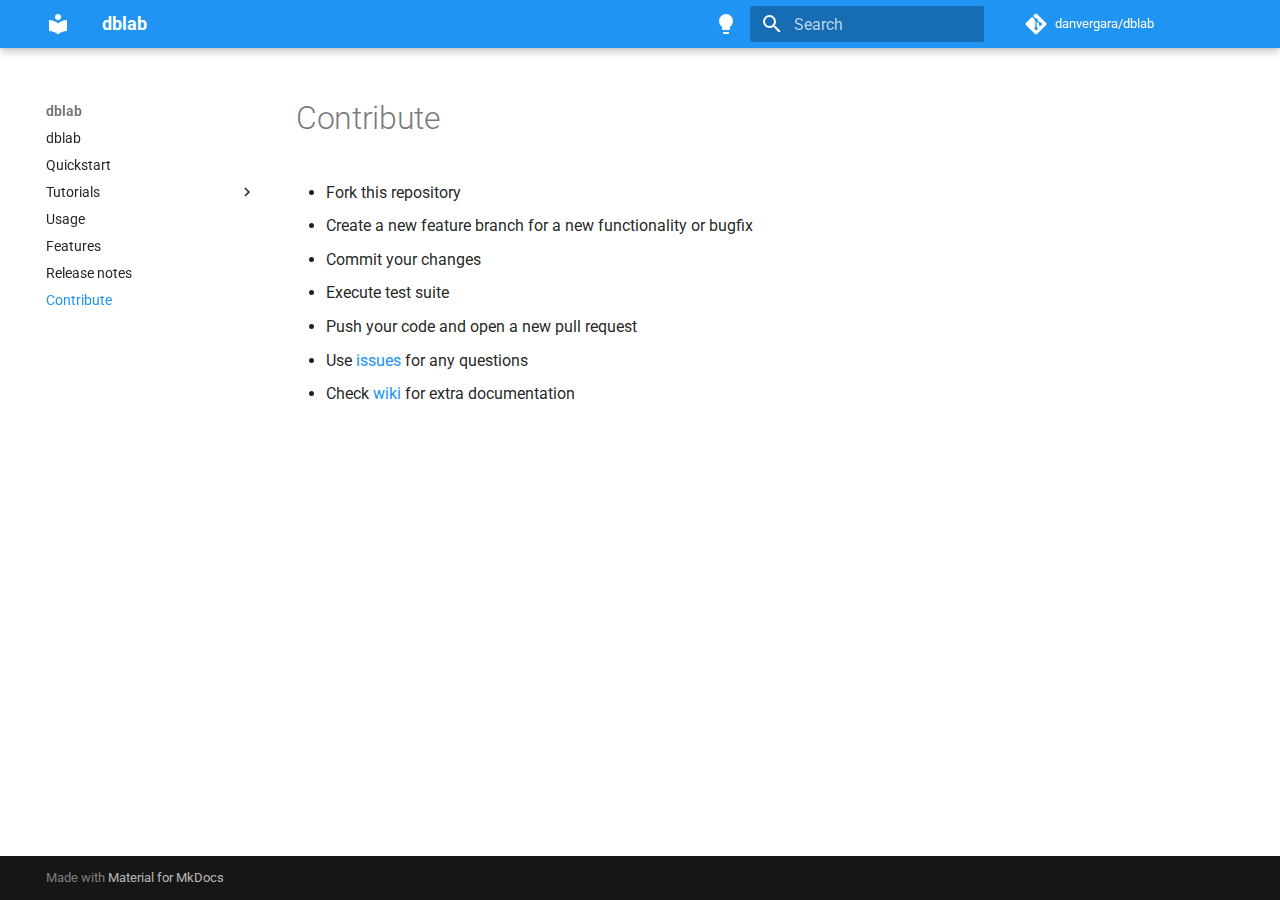
<file: contribute/index.html>
<!doctype html>
<html lang="en" class="no-js">
  <head>
    
      <meta charset="utf-8">
      <meta name="viewport" content="width=device-width,initial-scale=1">
      
        <meta name="description" content="dblab is a fast and lightweight interactive terminal based UI application for PostgreSQL, MySQL and SQLite3, written in Go and works on OSX, Linux and Windows machines.">
      
      
      
        <link rel="canonical" href="https://dblab.danvergara.com/contribute/">
      
      
        <link rel="prev" href="../release-notes/">
      
      
      
      <link rel="icon" href="../assets/images/favicon.png">
      <meta name="generator" content="mkdocs-1.6.1, mkdocs-material-9.6.12">
    
    
      
        <title>Contribute - dblab</title>
      
    
    
      <link rel="stylesheet" href="../assets/stylesheets/main.2afb09e1.min.css">
      
        
        <link rel="stylesheet" href="../assets/stylesheets/palette.06af60db.min.css">
      
      


    
    
      
    
    
      
        
        
        <link rel="preconnect" href="https://fonts.gstatic.com" crossorigin>
        <link rel="stylesheet" href="https://fonts.googleapis.com/css?family=Roboto:300,300i,400,400i,700,700i%7CRoboto+Mono:400,400i,700,700i&display=fallback">
        <style>:root{--md-text-font:"Roboto";--md-code-font:"Roboto Mono"}</style>
      
    
    
      <link rel="stylesheet" href="../css/extra.css">
    
      <link rel="stylesheet" href="../termynal.css">
    
    <script>__md_scope=new URL("..",location),__md_hash=e=>[...e].reduce(((e,_)=>(e<<5)-e+_.charCodeAt(0)),0),__md_get=(e,_=localStorage,t=__md_scope)=>JSON.parse(_.getItem(t.pathname+"."+e)),__md_set=(e,_,t=localStorage,a=__md_scope)=>{try{t.setItem(a.pathname+"."+e,JSON.stringify(_))}catch(e){}}</script>
    
      

    
    
    
  </head>
  
  
    
    
      
    
    
    
    
    <body dir="ltr" data-md-color-scheme="default" data-md-color-primary="blue" data-md-color-accent="teal">
  
    
    <input class="md-toggle" data-md-toggle="drawer" type="checkbox" id="__drawer" autocomplete="off">
    <input class="md-toggle" data-md-toggle="search" type="checkbox" id="__search" autocomplete="off">
    <label class="md-overlay" for="__drawer"></label>
    <div data-md-component="skip">
      
    </div>
    <div data-md-component="announce">
      
    </div>
    
    
      

  

<header class="md-header md-header--shadow" data-md-component="header">
  <nav class="md-header__inner md-grid" aria-label="Header">
    <a href=".." title="dblab" class="md-header__button md-logo" aria-label="dblab" data-md-component="logo">
      
  
  <svg xmlns="http://www.w3.org/2000/svg" viewBox="0 0 24 24"><path d="M12 8a3 3 0 0 0 3-3 3 3 0 0 0-3-3 3 3 0 0 0-3 3 3 3 0 0 0 3 3m0 3.54C9.64 9.35 6.5 8 3 8v11c3.5 0 6.64 1.35 9 3.54 2.36-2.19 5.5-3.54 9-3.54V8c-3.5 0-6.64 1.35-9 3.54"/></svg>

    </a>
    <label class="md-header__button md-icon" for="__drawer">
      
      <svg xmlns="http://www.w3.org/2000/svg" viewBox="0 0 24 24"><path d="M3 6h18v2H3zm0 5h18v2H3zm0 5h18v2H3z"/></svg>
    </label>
    <div class="md-header__title" data-md-component="header-title">
      <div class="md-header__ellipsis">
        <div class="md-header__topic">
          <span class="md-ellipsis">
            dblab
          </span>
        </div>
        <div class="md-header__topic" data-md-component="header-topic">
          <span class="md-ellipsis">
            
              Contribute
            
          </span>
        </div>
      </div>
    </div>
    
      
        <form class="md-header__option" data-md-component="palette">
  
    
    
    
    <input class="md-option" data-md-color-media="(prefers-color-scheme: light)" data-md-color-scheme="default" data-md-color-primary="blue" data-md-color-accent="teal"  aria-label="Switch to light mode"  type="radio" name="__palette" id="__palette_0">
    
      <label class="md-header__button md-icon" title="Switch to light mode" for="__palette_1" hidden>
        <svg xmlns="http://www.w3.org/2000/svg" viewBox="0 0 24 24"><path d="M12 2a7 7 0 0 0-7 7c0 2.38 1.19 4.47 3 5.74V17a1 1 0 0 0 1 1h6a1 1 0 0 0 1-1v-2.26c1.81-1.27 3-3.36 3-5.74a7 7 0 0 0-7-7M9 21a1 1 0 0 0 1 1h4a1 1 0 0 0 1-1v-1H9z"/></svg>
      </label>
    
  
    
    
    
    <input class="md-option" data-md-color-media="(prefers-color-scheme: dark)" data-md-color-scheme="slate" data-md-color-primary="blue" data-md-color-accent="teal"  aria-label="Switch to dark mode"  type="radio" name="__palette" id="__palette_1">
    
      <label class="md-header__button md-icon" title="Switch to dark mode" for="__palette_0" hidden>
        <svg xmlns="http://www.w3.org/2000/svg" viewBox="0 0 24 24"><path d="M12 2a7 7 0 0 1 7 7c0 2.38-1.19 4.47-3 5.74V17a1 1 0 0 1-1 1H9a1 1 0 0 1-1-1v-2.26C6.19 13.47 5 11.38 5 9a7 7 0 0 1 7-7M9 21v-1h6v1a1 1 0 0 1-1 1h-4a1 1 0 0 1-1-1m3-17a5 5 0 0 0-5 5c0 2.05 1.23 3.81 3 4.58V16h4v-2.42c1.77-.77 3-2.53 3-4.58a5 5 0 0 0-5-5"/></svg>
      </label>
    
  
</form>
      
    
    
      <script>var palette=__md_get("__palette");if(palette&&palette.color){if("(prefers-color-scheme)"===palette.color.media){var media=matchMedia("(prefers-color-scheme: light)"),input=document.querySelector(media.matches?"[data-md-color-media='(prefers-color-scheme: light)']":"[data-md-color-media='(prefers-color-scheme: dark)']");palette.color.media=input.getAttribute("data-md-color-media"),palette.color.scheme=input.getAttribute("data-md-color-scheme"),palette.color.primary=input.getAttribute("data-md-color-primary"),palette.color.accent=input.getAttribute("data-md-color-accent")}for(var[key,value]of Object.entries(palette.color))document.body.setAttribute("data-md-color-"+key,value)}</script>
    
    
    
      
      
        <label class="md-header__button md-icon" for="__search">
          
          <svg xmlns="http://www.w3.org/2000/svg" viewBox="0 0 24 24"><path d="M9.5 3A6.5 6.5 0 0 1 16 9.5c0 1.61-.59 3.09-1.56 4.23l.27.27h.79l5 5-1.5 1.5-5-5v-.79l-.27-.27A6.52 6.52 0 0 1 9.5 16 6.5 6.5 0 0 1 3 9.5 6.5 6.5 0 0 1 9.5 3m0 2C7 5 5 7 5 9.5S7 14 9.5 14 14 12 14 9.5 12 5 9.5 5"/></svg>
        </label>
        <div class="md-search" data-md-component="search" role="dialog">
  <label class="md-search__overlay" for="__search"></label>
  <div class="md-search__inner" role="search">
    <form class="md-search__form" name="search">
      <input type="text" class="md-search__input" name="query" aria-label="Search" placeholder="Search" autocapitalize="off" autocorrect="off" autocomplete="off" spellcheck="false" data-md-component="search-query" required>
      <label class="md-search__icon md-icon" for="__search">
        
        <svg xmlns="http://www.w3.org/2000/svg" viewBox="0 0 24 24"><path d="M9.5 3A6.5 6.5 0 0 1 16 9.5c0 1.61-.59 3.09-1.56 4.23l.27.27h.79l5 5-1.5 1.5-5-5v-.79l-.27-.27A6.52 6.52 0 0 1 9.5 16 6.5 6.5 0 0 1 3 9.5 6.5 6.5 0 0 1 9.5 3m0 2C7 5 5 7 5 9.5S7 14 9.5 14 14 12 14 9.5 12 5 9.5 5"/></svg>
        
        <svg xmlns="http://www.w3.org/2000/svg" viewBox="0 0 24 24"><path d="M20 11v2H8l5.5 5.5-1.42 1.42L4.16 12l7.92-7.92L13.5 5.5 8 11z"/></svg>
      </label>
      <nav class="md-search__options" aria-label="Search">
        
        <button type="reset" class="md-search__icon md-icon" title="Clear" aria-label="Clear" tabindex="-1">
          
          <svg xmlns="http://www.w3.org/2000/svg" viewBox="0 0 24 24"><path d="M19 6.41 17.59 5 12 10.59 6.41 5 5 6.41 10.59 12 5 17.59 6.41 19 12 13.41 17.59 19 19 17.59 13.41 12z"/></svg>
        </button>
      </nav>
      
    </form>
    <div class="md-search__output">
      <div class="md-search__scrollwrap" tabindex="0" data-md-scrollfix>
        <div class="md-search-result" data-md-component="search-result">
          <div class="md-search-result__meta">
            Initializing search
          </div>
          <ol class="md-search-result__list" role="presentation"></ol>
        </div>
      </div>
    </div>
  </div>
</div>
      
    
    
      <div class="md-header__source">
        <a href="https://github.com/danvergara/dblab" title="Go to repository" class="md-source" data-md-component="source">
  <div class="md-source__icon md-icon">
    
    <svg xmlns="http://www.w3.org/2000/svg" viewBox="0 0 448 512"><!--! Font Awesome Free 6.7.2 by @fontawesome - https://fontawesome.com License - https://fontawesome.com/license/free (Icons: CC BY 4.0, Fonts: SIL OFL 1.1, Code: MIT License) Copyright 2024 Fonticons, Inc.--><path d="M439.55 236.05 244 40.45a28.87 28.87 0 0 0-40.81 0l-40.66 40.63 51.52 51.52c27.06-9.14 52.68 16.77 43.39 43.68l49.66 49.66c34.23-11.8 61.18 31 35.47 56.69-26.49 26.49-70.21-2.87-56-37.34L240.22 199v121.85c25.3 12.54 22.26 41.85 9.08 55a34.34 34.34 0 0 1-48.55 0c-17.57-17.6-11.07-46.91 11.25-56v-123c-20.8-8.51-24.6-30.74-18.64-45L142.57 101 8.45 235.14a28.86 28.86 0 0 0 0 40.81l195.61 195.6a28.86 28.86 0 0 0 40.8 0l194.69-194.69a28.86 28.86 0 0 0 0-40.81"/></svg>
  </div>
  <div class="md-source__repository">
    danvergara/dblab
  </div>
</a>
      </div>
    
  </nav>
  
</header>
    
    <div class="md-container" data-md-component="container">
      
      
        
          
        
      
      <main class="md-main" data-md-component="main">
        <div class="md-main__inner md-grid">
          
            
              
              <div class="md-sidebar md-sidebar--primary" data-md-component="sidebar" data-md-type="navigation" >
                <div class="md-sidebar__scrollwrap">
                  <div class="md-sidebar__inner">
                    



<nav class="md-nav md-nav--primary" aria-label="Navigation" data-md-level="0">
  <label class="md-nav__title" for="__drawer">
    <a href=".." title="dblab" class="md-nav__button md-logo" aria-label="dblab" data-md-component="logo">
      
  
  <svg xmlns="http://www.w3.org/2000/svg" viewBox="0 0 24 24"><path d="M12 8a3 3 0 0 0 3-3 3 3 0 0 0-3-3 3 3 0 0 0-3 3 3 3 0 0 0 3 3m0 3.54C9.64 9.35 6.5 8 3 8v11c3.5 0 6.64 1.35 9 3.54 2.36-2.19 5.5-3.54 9-3.54V8c-3.5 0-6.64 1.35-9 3.54"/></svg>

    </a>
    dblab
  </label>
  
    <div class="md-nav__source">
      <a href="https://github.com/danvergara/dblab" title="Go to repository" class="md-source" data-md-component="source">
  <div class="md-source__icon md-icon">
    
    <svg xmlns="http://www.w3.org/2000/svg" viewBox="0 0 448 512"><!--! Font Awesome Free 6.7.2 by @fontawesome - https://fontawesome.com License - https://fontawesome.com/license/free (Icons: CC BY 4.0, Fonts: SIL OFL 1.1, Code: MIT License) Copyright 2024 Fonticons, Inc.--><path d="M439.55 236.05 244 40.45a28.87 28.87 0 0 0-40.81 0l-40.66 40.63 51.52 51.52c27.06-9.14 52.68 16.77 43.39 43.68l49.66 49.66c34.23-11.8 61.18 31 35.47 56.69-26.49 26.49-70.21-2.87-56-37.34L240.22 199v121.85c25.3 12.54 22.26 41.85 9.08 55a34.34 34.34 0 0 1-48.55 0c-17.57-17.6-11.07-46.91 11.25-56v-123c-20.8-8.51-24.6-30.74-18.64-45L142.57 101 8.45 235.14a28.86 28.86 0 0 0 0 40.81l195.61 195.6a28.86 28.86 0 0 0 40.8 0l194.69-194.69a28.86 28.86 0 0 0 0-40.81"/></svg>
  </div>
  <div class="md-source__repository">
    danvergara/dblab
  </div>
</a>
    </div>
  
  <ul class="md-nav__list" data-md-scrollfix>
    
      
      
  
  
  
  
    <li class="md-nav__item">
      <a href=".." class="md-nav__link">
        
  
  
  <span class="md-ellipsis">
    dblab
    
  </span>
  

      </a>
    </li>
  

    
      
      
  
  
  
  
    <li class="md-nav__item">
      <a href="../quickstart/" class="md-nav__link">
        
  
  
  <span class="md-ellipsis">
    Quickstart
    
  </span>
  

      </a>
    </li>
  

    
      
      
  
  
  
  
    
    
    
    
    
    <li class="md-nav__item md-nav__item--nested">
      
        
        
        <input class="md-nav__toggle md-toggle " type="checkbox" id="__nav_3" >
        
          
          <label class="md-nav__link" for="__nav_3" id="__nav_3_label" tabindex="0">
            
  
  
  <span class="md-ellipsis">
    Tutorials
    
  </span>
  

            <span class="md-nav__icon md-icon"></span>
          </label>
        
        <nav class="md-nav" data-md-level="1" aria-labelledby="__nav_3_label" aria-expanded="false">
          <label class="md-nav__title" for="__nav_3">
            <span class="md-nav__icon md-icon"></span>
            Tutorials
          </label>
          <ul class="md-nav__list" data-md-scrollfix>
            
              
                
  
  
  
  
    <li class="md-nav__item">
      <a href="../tutorials/" class="md-nav__link">
        
  
  
  <span class="md-ellipsis">
    First steps
    
  </span>
  

      </a>
    </li>
  

              
            
              
                
  
  
  
  
    <li class="md-nav__item">
      <a href="../tutorials/navigation/" class="md-nav__link">
        
  
  
  <span class="md-ellipsis">
    Navigation
    
  </span>
  

      </a>
    </li>
  

              
            
              
                
  
  
  
  
    <li class="md-nav__item">
      <a href="../tutorials/config-file/" class="md-nav__link">
        
  
  
  <span class="md-ellipsis">
    Config File
    
  </span>
  

      </a>
    </li>
  

              
            
          </ul>
        </nav>
      
    </li>
  

    
      
      
  
  
  
  
    <li class="md-nav__item">
      <a href="../usage/" class="md-nav__link">
        
  
  
  <span class="md-ellipsis">
    Usage
    
  </span>
  

      </a>
    </li>
  

    
      
      
  
  
  
  
    <li class="md-nav__item">
      <a href="../features/" class="md-nav__link">
        
  
  
  <span class="md-ellipsis">
    Features
    
  </span>
  

      </a>
    </li>
  

    
      
      
  
  
  
  
    <li class="md-nav__item">
      <a href="../release-notes/" class="md-nav__link">
        
  
  
  <span class="md-ellipsis">
    Release notes
    
  </span>
  

      </a>
    </li>
  

    
      
      
  
  
    
  
  
  
    <li class="md-nav__item md-nav__item--active">
      
      <input class="md-nav__toggle md-toggle" type="checkbox" id="__toc">
      
      
      
      <a href="./" class="md-nav__link md-nav__link--active">
        
  
  
  <span class="md-ellipsis">
    Contribute
    
  </span>
  

      </a>
      
    </li>
  

    
  </ul>
</nav>
                  </div>
                </div>
              </div>
            
            
              
              <div class="md-sidebar md-sidebar--secondary" data-md-component="sidebar" data-md-type="toc" >
                <div class="md-sidebar__scrollwrap">
                  <div class="md-sidebar__inner">
                    

<nav class="md-nav md-nav--secondary" aria-label="Table of contents">
  
  
  
  
</nav>
                  </div>
                </div>
              </div>
            
          
          
            <div class="md-content" data-md-component="content">
              <article class="md-content__inner md-typeset">
                
                  



  <h1>Contribute</h1>

<ul>
<li>Fork this repository</li>
<li>Create a new feature branch for a new functionality or bugfix</li>
<li>Commit your changes</li>
<li>Execute test suite</li>
<li>Push your code and open a new pull request</li>
<li>Use <a href="https://github.com/danvergara/dblab/issues">issues</a> for any questions</li>
<li>Check <a href="https://github.com/danvergara/dblab/wiki">wiki</a> for extra documentation</li>
</ul>












                
              </article>
            </div>
          
          
<script>var target=document.getElementById(location.hash.slice(1));target&&target.name&&(target.checked=target.name.startsWith("__tabbed_"))</script>
        </div>
        
      </main>
      
        <footer class="md-footer">
  
  <div class="md-footer-meta md-typeset">
    <div class="md-footer-meta__inner md-grid">
      <div class="md-copyright">
  
  
    Made with
    <a href="https://squidfunk.github.io/mkdocs-material/" target="_blank" rel="noopener">
      Material for MkDocs
    </a>
  
</div>
      
    </div>
  </div>
</footer>
      
    </div>
    <div class="md-dialog" data-md-component="dialog">
      <div class="md-dialog__inner md-typeset"></div>
    </div>
    
    
    
      
      <script id="__config" type="application/json">{"base": "..", "features": [], "search": "../assets/javascripts/workers/search.f8cc74c7.min.js", "tags": null, "translations": {"clipboard.copied": "Copied to clipboard", "clipboard.copy": "Copy to clipboard", "search.result.more.one": "1 more on this page", "search.result.more.other": "# more on this page", "search.result.none": "No matching documents", "search.result.one": "1 matching document", "search.result.other": "# matching documents", "search.result.placeholder": "Type to start searching", "search.result.term.missing": "Missing", "select.version": "Select version"}, "version": null}</script>
    
    
      <script src="../assets/javascripts/bundle.c8b220af.min.js"></script>
      
        <script src="../termynal.js"></script>
      
    
  </body>
</html>
</file>
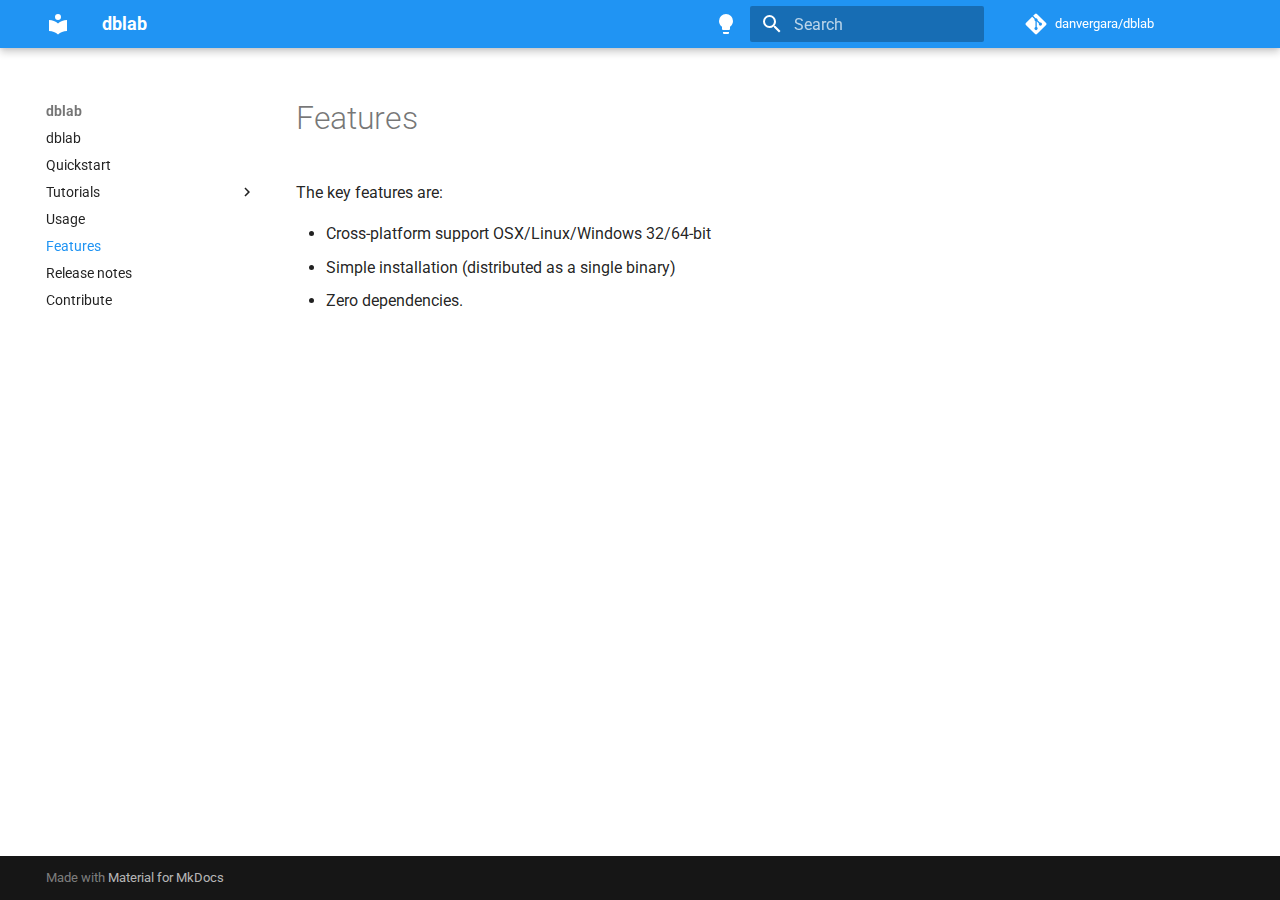
<file: features/index.html>
<!doctype html>
<html lang="en" class="no-js">
  <head>
    
      <meta charset="utf-8">
      <meta name="viewport" content="width=device-width,initial-scale=1">
      
        <meta name="description" content="dblab is a fast and lightweight interactive terminal based UI application for PostgreSQL, MySQL and SQLite3, written in Go and works on OSX, Linux and Windows machines.">
      
      
      
        <link rel="canonical" href="https://dblab.danvergara.com/features/">
      
      
        <link rel="prev" href="../usage/">
      
      
        <link rel="next" href="../release-notes/">
      
      
      <link rel="icon" href="../assets/images/favicon.png">
      <meta name="generator" content="mkdocs-1.6.1, mkdocs-material-9.6.12">
    
    
      
        <title>Features - dblab</title>
      
    
    
      <link rel="stylesheet" href="../assets/stylesheets/main.2afb09e1.min.css">
      
        
        <link rel="stylesheet" href="../assets/stylesheets/palette.06af60db.min.css">
      
      


    
    
      
    
    
      
        
        
        <link rel="preconnect" href="https://fonts.gstatic.com" crossorigin>
        <link rel="stylesheet" href="https://fonts.googleapis.com/css?family=Roboto:300,300i,400,400i,700,700i%7CRoboto+Mono:400,400i,700,700i&display=fallback">
        <style>:root{--md-text-font:"Roboto";--md-code-font:"Roboto Mono"}</style>
      
    
    
      <link rel="stylesheet" href="../css/extra.css">
    
      <link rel="stylesheet" href="../termynal.css">
    
    <script>__md_scope=new URL("..",location),__md_hash=e=>[...e].reduce(((e,_)=>(e<<5)-e+_.charCodeAt(0)),0),__md_get=(e,_=localStorage,t=__md_scope)=>JSON.parse(_.getItem(t.pathname+"."+e)),__md_set=(e,_,t=localStorage,a=__md_scope)=>{try{t.setItem(a.pathname+"."+e,JSON.stringify(_))}catch(e){}}</script>
    
      

    
    
    
  </head>
  
  
    
    
      
    
    
    
    
    <body dir="ltr" data-md-color-scheme="default" data-md-color-primary="blue" data-md-color-accent="teal">
  
    
    <input class="md-toggle" data-md-toggle="drawer" type="checkbox" id="__drawer" autocomplete="off">
    <input class="md-toggle" data-md-toggle="search" type="checkbox" id="__search" autocomplete="off">
    <label class="md-overlay" for="__drawer"></label>
    <div data-md-component="skip">
      
    </div>
    <div data-md-component="announce">
      
    </div>
    
    
      

  

<header class="md-header md-header--shadow" data-md-component="header">
  <nav class="md-header__inner md-grid" aria-label="Header">
    <a href=".." title="dblab" class="md-header__button md-logo" aria-label="dblab" data-md-component="logo">
      
  
  <svg xmlns="http://www.w3.org/2000/svg" viewBox="0 0 24 24"><path d="M12 8a3 3 0 0 0 3-3 3 3 0 0 0-3-3 3 3 0 0 0-3 3 3 3 0 0 0 3 3m0 3.54C9.64 9.35 6.5 8 3 8v11c3.5 0 6.64 1.35 9 3.54 2.36-2.19 5.5-3.54 9-3.54V8c-3.5 0-6.64 1.35-9 3.54"/></svg>

    </a>
    <label class="md-header__button md-icon" for="__drawer">
      
      <svg xmlns="http://www.w3.org/2000/svg" viewBox="0 0 24 24"><path d="M3 6h18v2H3zm0 5h18v2H3zm0 5h18v2H3z"/></svg>
    </label>
    <div class="md-header__title" data-md-component="header-title">
      <div class="md-header__ellipsis">
        <div class="md-header__topic">
          <span class="md-ellipsis">
            dblab
          </span>
        </div>
        <div class="md-header__topic" data-md-component="header-topic">
          <span class="md-ellipsis">
            
              Features
            
          </span>
        </div>
      </div>
    </div>
    
      
        <form class="md-header__option" data-md-component="palette">
  
    
    
    
    <input class="md-option" data-md-color-media="(prefers-color-scheme: light)" data-md-color-scheme="default" data-md-color-primary="blue" data-md-color-accent="teal"  aria-label="Switch to light mode"  type="radio" name="__palette" id="__palette_0">
    
      <label class="md-header__button md-icon" title="Switch to light mode" for="__palette_1" hidden>
        <svg xmlns="http://www.w3.org/2000/svg" viewBox="0 0 24 24"><path d="M12 2a7 7 0 0 0-7 7c0 2.38 1.19 4.47 3 5.74V17a1 1 0 0 0 1 1h6a1 1 0 0 0 1-1v-2.26c1.81-1.27 3-3.36 3-5.74a7 7 0 0 0-7-7M9 21a1 1 0 0 0 1 1h4a1 1 0 0 0 1-1v-1H9z"/></svg>
      </label>
    
  
    
    
    
    <input class="md-option" data-md-color-media="(prefers-color-scheme: dark)" data-md-color-scheme="slate" data-md-color-primary="blue" data-md-color-accent="teal"  aria-label="Switch to dark mode"  type="radio" name="__palette" id="__palette_1">
    
      <label class="md-header__button md-icon" title="Switch to dark mode" for="__palette_0" hidden>
        <svg xmlns="http://www.w3.org/2000/svg" viewBox="0 0 24 24"><path d="M12 2a7 7 0 0 1 7 7c0 2.38-1.19 4.47-3 5.74V17a1 1 0 0 1-1 1H9a1 1 0 0 1-1-1v-2.26C6.19 13.47 5 11.38 5 9a7 7 0 0 1 7-7M9 21v-1h6v1a1 1 0 0 1-1 1h-4a1 1 0 0 1-1-1m3-17a5 5 0 0 0-5 5c0 2.05 1.23 3.81 3 4.58V16h4v-2.42c1.77-.77 3-2.53 3-4.58a5 5 0 0 0-5-5"/></svg>
      </label>
    
  
</form>
      
    
    
      <script>var palette=__md_get("__palette");if(palette&&palette.color){if("(prefers-color-scheme)"===palette.color.media){var media=matchMedia("(prefers-color-scheme: light)"),input=document.querySelector(media.matches?"[data-md-color-media='(prefers-color-scheme: light)']":"[data-md-color-media='(prefers-color-scheme: dark)']");palette.color.media=input.getAttribute("data-md-color-media"),palette.color.scheme=input.getAttribute("data-md-color-scheme"),palette.color.primary=input.getAttribute("data-md-color-primary"),palette.color.accent=input.getAttribute("data-md-color-accent")}for(var[key,value]of Object.entries(palette.color))document.body.setAttribute("data-md-color-"+key,value)}</script>
    
    
    
      
      
        <label class="md-header__button md-icon" for="__search">
          
          <svg xmlns="http://www.w3.org/2000/svg" viewBox="0 0 24 24"><path d="M9.5 3A6.5 6.5 0 0 1 16 9.5c0 1.61-.59 3.09-1.56 4.23l.27.27h.79l5 5-1.5 1.5-5-5v-.79l-.27-.27A6.52 6.52 0 0 1 9.5 16 6.5 6.5 0 0 1 3 9.5 6.5 6.5 0 0 1 9.5 3m0 2C7 5 5 7 5 9.5S7 14 9.5 14 14 12 14 9.5 12 5 9.5 5"/></svg>
        </label>
        <div class="md-search" data-md-component="search" role="dialog">
  <label class="md-search__overlay" for="__search"></label>
  <div class="md-search__inner" role="search">
    <form class="md-search__form" name="search">
      <input type="text" class="md-search__input" name="query" aria-label="Search" placeholder="Search" autocapitalize="off" autocorrect="off" autocomplete="off" spellcheck="false" data-md-component="search-query" required>
      <label class="md-search__icon md-icon" for="__search">
        
        <svg xmlns="http://www.w3.org/2000/svg" viewBox="0 0 24 24"><path d="M9.5 3A6.5 6.5 0 0 1 16 9.5c0 1.61-.59 3.09-1.56 4.23l.27.27h.79l5 5-1.5 1.5-5-5v-.79l-.27-.27A6.52 6.52 0 0 1 9.5 16 6.5 6.5 0 0 1 3 9.5 6.5 6.5 0 0 1 9.5 3m0 2C7 5 5 7 5 9.5S7 14 9.5 14 14 12 14 9.5 12 5 9.5 5"/></svg>
        
        <svg xmlns="http://www.w3.org/2000/svg" viewBox="0 0 24 24"><path d="M20 11v2H8l5.5 5.5-1.42 1.42L4.16 12l7.92-7.92L13.5 5.5 8 11z"/></svg>
      </label>
      <nav class="md-search__options" aria-label="Search">
        
        <button type="reset" class="md-search__icon md-icon" title="Clear" aria-label="Clear" tabindex="-1">
          
          <svg xmlns="http://www.w3.org/2000/svg" viewBox="0 0 24 24"><path d="M19 6.41 17.59 5 12 10.59 6.41 5 5 6.41 10.59 12 5 17.59 6.41 19 12 13.41 17.59 19 19 17.59 13.41 12z"/></svg>
        </button>
      </nav>
      
    </form>
    <div class="md-search__output">
      <div class="md-search__scrollwrap" tabindex="0" data-md-scrollfix>
        <div class="md-search-result" data-md-component="search-result">
          <div class="md-search-result__meta">
            Initializing search
          </div>
          <ol class="md-search-result__list" role="presentation"></ol>
        </div>
      </div>
    </div>
  </div>
</div>
      
    
    
      <div class="md-header__source">
        <a href="https://github.com/danvergara/dblab" title="Go to repository" class="md-source" data-md-component="source">
  <div class="md-source__icon md-icon">
    
    <svg xmlns="http://www.w3.org/2000/svg" viewBox="0 0 448 512"><!--! Font Awesome Free 6.7.2 by @fontawesome - https://fontawesome.com License - https://fontawesome.com/license/free (Icons: CC BY 4.0, Fonts: SIL OFL 1.1, Code: MIT License) Copyright 2024 Fonticons, Inc.--><path d="M439.55 236.05 244 40.45a28.87 28.87 0 0 0-40.81 0l-40.66 40.63 51.52 51.52c27.06-9.14 52.68 16.77 43.39 43.68l49.66 49.66c34.23-11.8 61.18 31 35.47 56.69-26.49 26.49-70.21-2.87-56-37.34L240.22 199v121.85c25.3 12.54 22.26 41.85 9.08 55a34.34 34.34 0 0 1-48.55 0c-17.57-17.6-11.07-46.91 11.25-56v-123c-20.8-8.51-24.6-30.74-18.64-45L142.57 101 8.45 235.14a28.86 28.86 0 0 0 0 40.81l195.61 195.6a28.86 28.86 0 0 0 40.8 0l194.69-194.69a28.86 28.86 0 0 0 0-40.81"/></svg>
  </div>
  <div class="md-source__repository">
    danvergara/dblab
  </div>
</a>
      </div>
    
  </nav>
  
</header>
    
    <div class="md-container" data-md-component="container">
      
      
        
          
        
      
      <main class="md-main" data-md-component="main">
        <div class="md-main__inner md-grid">
          
            
              
              <div class="md-sidebar md-sidebar--primary" data-md-component="sidebar" data-md-type="navigation" >
                <div class="md-sidebar__scrollwrap">
                  <div class="md-sidebar__inner">
                    



<nav class="md-nav md-nav--primary" aria-label="Navigation" data-md-level="0">
  <label class="md-nav__title" for="__drawer">
    <a href=".." title="dblab" class="md-nav__button md-logo" aria-label="dblab" data-md-component="logo">
      
  
  <svg xmlns="http://www.w3.org/2000/svg" viewBox="0 0 24 24"><path d="M12 8a3 3 0 0 0 3-3 3 3 0 0 0-3-3 3 3 0 0 0-3 3 3 3 0 0 0 3 3m0 3.54C9.64 9.35 6.5 8 3 8v11c3.5 0 6.64 1.35 9 3.54 2.36-2.19 5.5-3.54 9-3.54V8c-3.5 0-6.64 1.35-9 3.54"/></svg>

    </a>
    dblab
  </label>
  
    <div class="md-nav__source">
      <a href="https://github.com/danvergara/dblab" title="Go to repository" class="md-source" data-md-component="source">
  <div class="md-source__icon md-icon">
    
    <svg xmlns="http://www.w3.org/2000/svg" viewBox="0 0 448 512"><!--! Font Awesome Free 6.7.2 by @fontawesome - https://fontawesome.com License - https://fontawesome.com/license/free (Icons: CC BY 4.0, Fonts: SIL OFL 1.1, Code: MIT License) Copyright 2024 Fonticons, Inc.--><path d="M439.55 236.05 244 40.45a28.87 28.87 0 0 0-40.81 0l-40.66 40.63 51.52 51.52c27.06-9.14 52.68 16.77 43.39 43.68l49.66 49.66c34.23-11.8 61.18 31 35.47 56.69-26.49 26.49-70.21-2.87-56-37.34L240.22 199v121.85c25.3 12.54 22.26 41.85 9.08 55a34.34 34.34 0 0 1-48.55 0c-17.57-17.6-11.07-46.91 11.25-56v-123c-20.8-8.51-24.6-30.74-18.64-45L142.57 101 8.45 235.14a28.86 28.86 0 0 0 0 40.81l195.61 195.6a28.86 28.86 0 0 0 40.8 0l194.69-194.69a28.86 28.86 0 0 0 0-40.81"/></svg>
  </div>
  <div class="md-source__repository">
    danvergara/dblab
  </div>
</a>
    </div>
  
  <ul class="md-nav__list" data-md-scrollfix>
    
      
      
  
  
  
  
    <li class="md-nav__item">
      <a href=".." class="md-nav__link">
        
  
  
  <span class="md-ellipsis">
    dblab
    
  </span>
  

      </a>
    </li>
  

    
      
      
  
  
  
  
    <li class="md-nav__item">
      <a href="../quickstart/" class="md-nav__link">
        
  
  
  <span class="md-ellipsis">
    Quickstart
    
  </span>
  

      </a>
    </li>
  

    
      
      
  
  
  
  
    
    
    
    
    
    <li class="md-nav__item md-nav__item--nested">
      
        
        
        <input class="md-nav__toggle md-toggle " type="checkbox" id="__nav_3" >
        
          
          <label class="md-nav__link" for="__nav_3" id="__nav_3_label" tabindex="0">
            
  
  
  <span class="md-ellipsis">
    Tutorials
    
  </span>
  

            <span class="md-nav__icon md-icon"></span>
          </label>
        
        <nav class="md-nav" data-md-level="1" aria-labelledby="__nav_3_label" aria-expanded="false">
          <label class="md-nav__title" for="__nav_3">
            <span class="md-nav__icon md-icon"></span>
            Tutorials
          </label>
          <ul class="md-nav__list" data-md-scrollfix>
            
              
                
  
  
  
  
    <li class="md-nav__item">
      <a href="../tutorials/" class="md-nav__link">
        
  
  
  <span class="md-ellipsis">
    First steps
    
  </span>
  

      </a>
    </li>
  

              
            
              
                
  
  
  
  
    <li class="md-nav__item">
      <a href="../tutorials/navigation/" class="md-nav__link">
        
  
  
  <span class="md-ellipsis">
    Navigation
    
  </span>
  

      </a>
    </li>
  

              
            
              
                
  
  
  
  
    <li class="md-nav__item">
      <a href="../tutorials/config-file/" class="md-nav__link">
        
  
  
  <span class="md-ellipsis">
    Config File
    
  </span>
  

      </a>
    </li>
  

              
            
          </ul>
        </nav>
      
    </li>
  

    
      
      
  
  
  
  
    <li class="md-nav__item">
      <a href="../usage/" class="md-nav__link">
        
  
  
  <span class="md-ellipsis">
    Usage
    
  </span>
  

      </a>
    </li>
  

    
      
      
  
  
    
  
  
  
    <li class="md-nav__item md-nav__item--active">
      
      <input class="md-nav__toggle md-toggle" type="checkbox" id="__toc">
      
      
      
      <a href="./" class="md-nav__link md-nav__link--active">
        
  
  
  <span class="md-ellipsis">
    Features
    
  </span>
  

      </a>
      
    </li>
  

    
      
      
  
  
  
  
    <li class="md-nav__item">
      <a href="../release-notes/" class="md-nav__link">
        
  
  
  <span class="md-ellipsis">
    Release notes
    
  </span>
  

      </a>
    </li>
  

    
      
      
  
  
  
  
    <li class="md-nav__item">
      <a href="../contribute/" class="md-nav__link">
        
  
  
  <span class="md-ellipsis">
    Contribute
    
  </span>
  

      </a>
    </li>
  

    
  </ul>
</nav>
                  </div>
                </div>
              </div>
            
            
              
              <div class="md-sidebar md-sidebar--secondary" data-md-component="sidebar" data-md-type="toc" >
                <div class="md-sidebar__scrollwrap">
                  <div class="md-sidebar__inner">
                    

<nav class="md-nav md-nav--secondary" aria-label="Table of contents">
  
  
  
  
</nav>
                  </div>
                </div>
              </div>
            
          
          
            <div class="md-content" data-md-component="content">
              <article class="md-content__inner md-typeset">
                
                  



  <h1>Features</h1>

<p>The key features are:</p>
<ul>
<li>Cross-platform support OSX/Linux/Windows 32/64-bit  </li>
<li>Simple installation (distributed as a single binary)  </li>
<li>Zero dependencies.  </li>
</ul>












                
              </article>
            </div>
          
          
<script>var target=document.getElementById(location.hash.slice(1));target&&target.name&&(target.checked=target.name.startsWith("__tabbed_"))</script>
        </div>
        
      </main>
      
        <footer class="md-footer">
  
  <div class="md-footer-meta md-typeset">
    <div class="md-footer-meta__inner md-grid">
      <div class="md-copyright">
  
  
    Made with
    <a href="https://squidfunk.github.io/mkdocs-material/" target="_blank" rel="noopener">
      Material for MkDocs
    </a>
  
</div>
      
    </div>
  </div>
</footer>
      
    </div>
    <div class="md-dialog" data-md-component="dialog">
      <div class="md-dialog__inner md-typeset"></div>
    </div>
    
    
    
      
      <script id="__config" type="application/json">{"base": "..", "features": [], "search": "../assets/javascripts/workers/search.f8cc74c7.min.js", "tags": null, "translations": {"clipboard.copied": "Copied to clipboard", "clipboard.copy": "Copy to clipboard", "search.result.more.one": "1 more on this page", "search.result.more.other": "# more on this page", "search.result.none": "No matching documents", "search.result.one": "1 matching document", "search.result.other": "# matching documents", "search.result.placeholder": "Type to start searching", "search.result.term.missing": "Missing", "select.version": "Select version"}, "version": null}</script>
    
    
      <script src="../assets/javascripts/bundle.c8b220af.min.js"></script>
      
        <script src="../termynal.js"></script>
      
    
  </body>
</html>
</file>
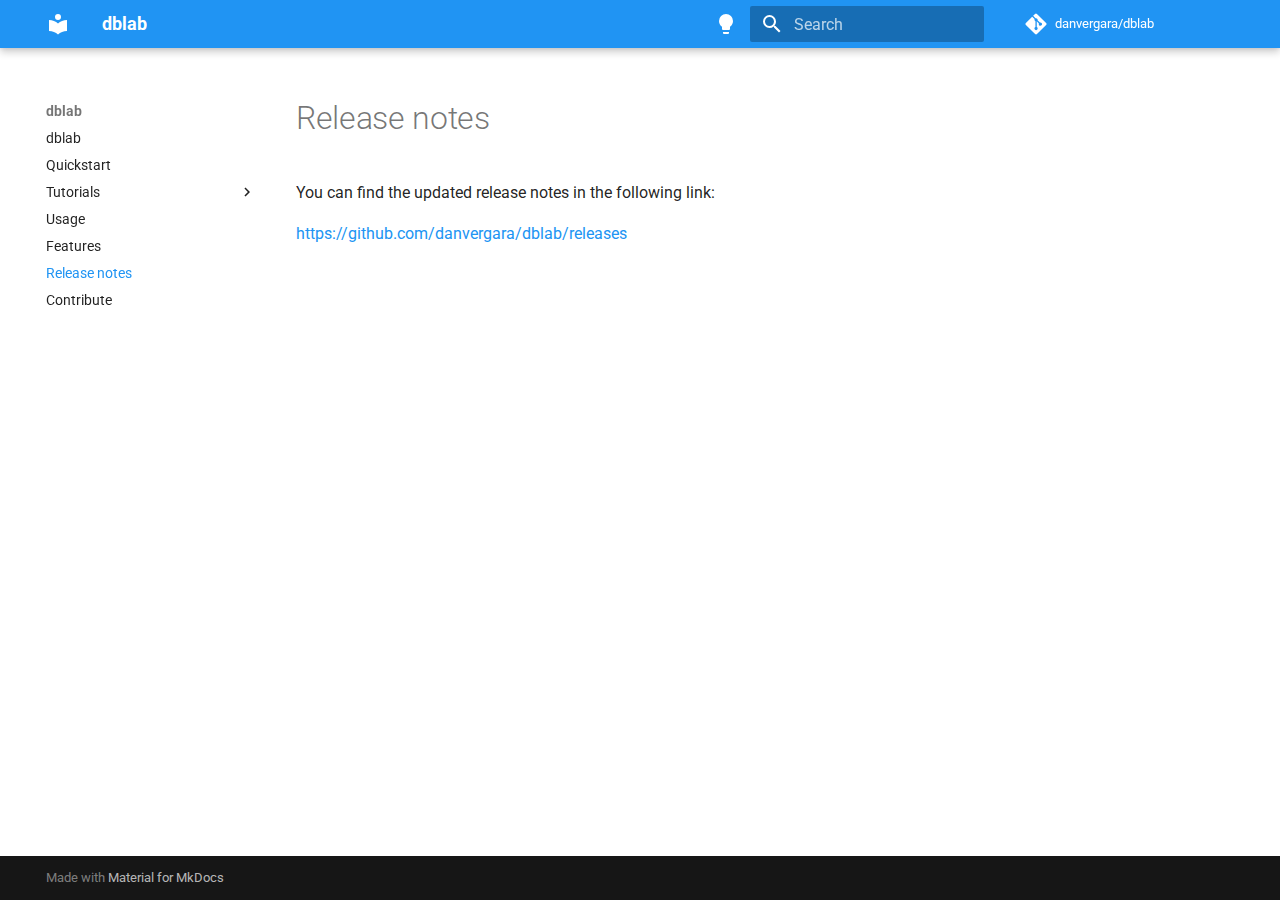
<file: release-notes/index.html>
<!doctype html>
<html lang="en" class="no-js">
  <head>
    
      <meta charset="utf-8">
      <meta name="viewport" content="width=device-width,initial-scale=1">
      
        <meta name="description" content="dblab is a fast and lightweight interactive terminal based UI application for PostgreSQL, MySQL and SQLite3, written in Go and works on OSX, Linux and Windows machines.">
      
      
      
        <link rel="canonical" href="https://dblab.danvergara.com/release-notes/">
      
      
        <link rel="prev" href="../features/">
      
      
        <link rel="next" href="../contribute/">
      
      
      <link rel="icon" href="../assets/images/favicon.png">
      <meta name="generator" content="mkdocs-1.6.1, mkdocs-material-9.6.12">
    
    
      
        <title>Release notes - dblab</title>
      
    
    
      <link rel="stylesheet" href="../assets/stylesheets/main.2afb09e1.min.css">
      
        
        <link rel="stylesheet" href="../assets/stylesheets/palette.06af60db.min.css">
      
      


    
    
      
    
    
      
        
        
        <link rel="preconnect" href="https://fonts.gstatic.com" crossorigin>
        <link rel="stylesheet" href="https://fonts.googleapis.com/css?family=Roboto:300,300i,400,400i,700,700i%7CRoboto+Mono:400,400i,700,700i&display=fallback">
        <style>:root{--md-text-font:"Roboto";--md-code-font:"Roboto Mono"}</style>
      
    
    
      <link rel="stylesheet" href="../css/extra.css">
    
      <link rel="stylesheet" href="../termynal.css">
    
    <script>__md_scope=new URL("..",location),__md_hash=e=>[...e].reduce(((e,_)=>(e<<5)-e+_.charCodeAt(0)),0),__md_get=(e,_=localStorage,t=__md_scope)=>JSON.parse(_.getItem(t.pathname+"."+e)),__md_set=(e,_,t=localStorage,a=__md_scope)=>{try{t.setItem(a.pathname+"."+e,JSON.stringify(_))}catch(e){}}</script>
    
      

    
    
    
  </head>
  
  
    
    
      
    
    
    
    
    <body dir="ltr" data-md-color-scheme="default" data-md-color-primary="blue" data-md-color-accent="teal">
  
    
    <input class="md-toggle" data-md-toggle="drawer" type="checkbox" id="__drawer" autocomplete="off">
    <input class="md-toggle" data-md-toggle="search" type="checkbox" id="__search" autocomplete="off">
    <label class="md-overlay" for="__drawer"></label>
    <div data-md-component="skip">
      
    </div>
    <div data-md-component="announce">
      
    </div>
    
    
      

  

<header class="md-header md-header--shadow" data-md-component="header">
  <nav class="md-header__inner md-grid" aria-label="Header">
    <a href=".." title="dblab" class="md-header__button md-logo" aria-label="dblab" data-md-component="logo">
      
  
  <svg xmlns="http://www.w3.org/2000/svg" viewBox="0 0 24 24"><path d="M12 8a3 3 0 0 0 3-3 3 3 0 0 0-3-3 3 3 0 0 0-3 3 3 3 0 0 0 3 3m0 3.54C9.64 9.35 6.5 8 3 8v11c3.5 0 6.64 1.35 9 3.54 2.36-2.19 5.5-3.54 9-3.54V8c-3.5 0-6.64 1.35-9 3.54"/></svg>

    </a>
    <label class="md-header__button md-icon" for="__drawer">
      
      <svg xmlns="http://www.w3.org/2000/svg" viewBox="0 0 24 24"><path d="M3 6h18v2H3zm0 5h18v2H3zm0 5h18v2H3z"/></svg>
    </label>
    <div class="md-header__title" data-md-component="header-title">
      <div class="md-header__ellipsis">
        <div class="md-header__topic">
          <span class="md-ellipsis">
            dblab
          </span>
        </div>
        <div class="md-header__topic" data-md-component="header-topic">
          <span class="md-ellipsis">
            
              Release notes
            
          </span>
        </div>
      </div>
    </div>
    
      
        <form class="md-header__option" data-md-component="palette">
  
    
    
    
    <input class="md-option" data-md-color-media="(prefers-color-scheme: light)" data-md-color-scheme="default" data-md-color-primary="blue" data-md-color-accent="teal"  aria-label="Switch to light mode"  type="radio" name="__palette" id="__palette_0">
    
      <label class="md-header__button md-icon" title="Switch to light mode" for="__palette_1" hidden>
        <svg xmlns="http://www.w3.org/2000/svg" viewBox="0 0 24 24"><path d="M12 2a7 7 0 0 0-7 7c0 2.38 1.19 4.47 3 5.74V17a1 1 0 0 0 1 1h6a1 1 0 0 0 1-1v-2.26c1.81-1.27 3-3.36 3-5.74a7 7 0 0 0-7-7M9 21a1 1 0 0 0 1 1h4a1 1 0 0 0 1-1v-1H9z"/></svg>
      </label>
    
  
    
    
    
    <input class="md-option" data-md-color-media="(prefers-color-scheme: dark)" data-md-color-scheme="slate" data-md-color-primary="blue" data-md-color-accent="teal"  aria-label="Switch to dark mode"  type="radio" name="__palette" id="__palette_1">
    
      <label class="md-header__button md-icon" title="Switch to dark mode" for="__palette_0" hidden>
        <svg xmlns="http://www.w3.org/2000/svg" viewBox="0 0 24 24"><path d="M12 2a7 7 0 0 1 7 7c0 2.38-1.19 4.47-3 5.74V17a1 1 0 0 1-1 1H9a1 1 0 0 1-1-1v-2.26C6.19 13.47 5 11.38 5 9a7 7 0 0 1 7-7M9 21v-1h6v1a1 1 0 0 1-1 1h-4a1 1 0 0 1-1-1m3-17a5 5 0 0 0-5 5c0 2.05 1.23 3.81 3 4.58V16h4v-2.42c1.77-.77 3-2.53 3-4.58a5 5 0 0 0-5-5"/></svg>
      </label>
    
  
</form>
      
    
    
      <script>var palette=__md_get("__palette");if(palette&&palette.color){if("(prefers-color-scheme)"===palette.color.media){var media=matchMedia("(prefers-color-scheme: light)"),input=document.querySelector(media.matches?"[data-md-color-media='(prefers-color-scheme: light)']":"[data-md-color-media='(prefers-color-scheme: dark)']");palette.color.media=input.getAttribute("data-md-color-media"),palette.color.scheme=input.getAttribute("data-md-color-scheme"),palette.color.primary=input.getAttribute("data-md-color-primary"),palette.color.accent=input.getAttribute("data-md-color-accent")}for(var[key,value]of Object.entries(palette.color))document.body.setAttribute("data-md-color-"+key,value)}</script>
    
    
    
      
      
        <label class="md-header__button md-icon" for="__search">
          
          <svg xmlns="http://www.w3.org/2000/svg" viewBox="0 0 24 24"><path d="M9.5 3A6.5 6.5 0 0 1 16 9.5c0 1.61-.59 3.09-1.56 4.23l.27.27h.79l5 5-1.5 1.5-5-5v-.79l-.27-.27A6.52 6.52 0 0 1 9.5 16 6.5 6.5 0 0 1 3 9.5 6.5 6.5 0 0 1 9.5 3m0 2C7 5 5 7 5 9.5S7 14 9.5 14 14 12 14 9.5 12 5 9.5 5"/></svg>
        </label>
        <div class="md-search" data-md-component="search" role="dialog">
  <label class="md-search__overlay" for="__search"></label>
  <div class="md-search__inner" role="search">
    <form class="md-search__form" name="search">
      <input type="text" class="md-search__input" name="query" aria-label="Search" placeholder="Search" autocapitalize="off" autocorrect="off" autocomplete="off" spellcheck="false" data-md-component="search-query" required>
      <label class="md-search__icon md-icon" for="__search">
        
        <svg xmlns="http://www.w3.org/2000/svg" viewBox="0 0 24 24"><path d="M9.5 3A6.5 6.5 0 0 1 16 9.5c0 1.61-.59 3.09-1.56 4.23l.27.27h.79l5 5-1.5 1.5-5-5v-.79l-.27-.27A6.52 6.52 0 0 1 9.5 16 6.5 6.5 0 0 1 3 9.5 6.5 6.5 0 0 1 9.5 3m0 2C7 5 5 7 5 9.5S7 14 9.5 14 14 12 14 9.5 12 5 9.5 5"/></svg>
        
        <svg xmlns="http://www.w3.org/2000/svg" viewBox="0 0 24 24"><path d="M20 11v2H8l5.5 5.5-1.42 1.42L4.16 12l7.92-7.92L13.5 5.5 8 11z"/></svg>
      </label>
      <nav class="md-search__options" aria-label="Search">
        
        <button type="reset" class="md-search__icon md-icon" title="Clear" aria-label="Clear" tabindex="-1">
          
          <svg xmlns="http://www.w3.org/2000/svg" viewBox="0 0 24 24"><path d="M19 6.41 17.59 5 12 10.59 6.41 5 5 6.41 10.59 12 5 17.59 6.41 19 12 13.41 17.59 19 19 17.59 13.41 12z"/></svg>
        </button>
      </nav>
      
    </form>
    <div class="md-search__output">
      <div class="md-search__scrollwrap" tabindex="0" data-md-scrollfix>
        <div class="md-search-result" data-md-component="search-result">
          <div class="md-search-result__meta">
            Initializing search
          </div>
          <ol class="md-search-result__list" role="presentation"></ol>
        </div>
      </div>
    </div>
  </div>
</div>
      
    
    
      <div class="md-header__source">
        <a href="https://github.com/danvergara/dblab" title="Go to repository" class="md-source" data-md-component="source">
  <div class="md-source__icon md-icon">
    
    <svg xmlns="http://www.w3.org/2000/svg" viewBox="0 0 448 512"><!--! Font Awesome Free 6.7.2 by @fontawesome - https://fontawesome.com License - https://fontawesome.com/license/free (Icons: CC BY 4.0, Fonts: SIL OFL 1.1, Code: MIT License) Copyright 2024 Fonticons, Inc.--><path d="M439.55 236.05 244 40.45a28.87 28.87 0 0 0-40.81 0l-40.66 40.63 51.52 51.52c27.06-9.14 52.68 16.77 43.39 43.68l49.66 49.66c34.23-11.8 61.18 31 35.47 56.69-26.49 26.49-70.21-2.87-56-37.34L240.22 199v121.85c25.3 12.54 22.26 41.85 9.08 55a34.34 34.34 0 0 1-48.55 0c-17.57-17.6-11.07-46.91 11.25-56v-123c-20.8-8.51-24.6-30.74-18.64-45L142.57 101 8.45 235.14a28.86 28.86 0 0 0 0 40.81l195.61 195.6a28.86 28.86 0 0 0 40.8 0l194.69-194.69a28.86 28.86 0 0 0 0-40.81"/></svg>
  </div>
  <div class="md-source__repository">
    danvergara/dblab
  </div>
</a>
      </div>
    
  </nav>
  
</header>
    
    <div class="md-container" data-md-component="container">
      
      
        
          
        
      
      <main class="md-main" data-md-component="main">
        <div class="md-main__inner md-grid">
          
            
              
              <div class="md-sidebar md-sidebar--primary" data-md-component="sidebar" data-md-type="navigation" >
                <div class="md-sidebar__scrollwrap">
                  <div class="md-sidebar__inner">
                    



<nav class="md-nav md-nav--primary" aria-label="Navigation" data-md-level="0">
  <label class="md-nav__title" for="__drawer">
    <a href=".." title="dblab" class="md-nav__button md-logo" aria-label="dblab" data-md-component="logo">
      
  
  <svg xmlns="http://www.w3.org/2000/svg" viewBox="0 0 24 24"><path d="M12 8a3 3 0 0 0 3-3 3 3 0 0 0-3-3 3 3 0 0 0-3 3 3 3 0 0 0 3 3m0 3.54C9.64 9.35 6.5 8 3 8v11c3.5 0 6.64 1.35 9 3.54 2.36-2.19 5.5-3.54 9-3.54V8c-3.5 0-6.64 1.35-9 3.54"/></svg>

    </a>
    dblab
  </label>
  
    <div class="md-nav__source">
      <a href="https://github.com/danvergara/dblab" title="Go to repository" class="md-source" data-md-component="source">
  <div class="md-source__icon md-icon">
    
    <svg xmlns="http://www.w3.org/2000/svg" viewBox="0 0 448 512"><!--! Font Awesome Free 6.7.2 by @fontawesome - https://fontawesome.com License - https://fontawesome.com/license/free (Icons: CC BY 4.0, Fonts: SIL OFL 1.1, Code: MIT License) Copyright 2024 Fonticons, Inc.--><path d="M439.55 236.05 244 40.45a28.87 28.87 0 0 0-40.81 0l-40.66 40.63 51.52 51.52c27.06-9.14 52.68 16.77 43.39 43.68l49.66 49.66c34.23-11.8 61.18 31 35.47 56.69-26.49 26.49-70.21-2.87-56-37.34L240.22 199v121.85c25.3 12.54 22.26 41.85 9.08 55a34.34 34.34 0 0 1-48.55 0c-17.57-17.6-11.07-46.91 11.25-56v-123c-20.8-8.51-24.6-30.74-18.64-45L142.57 101 8.45 235.14a28.86 28.86 0 0 0 0 40.81l195.61 195.6a28.86 28.86 0 0 0 40.8 0l194.69-194.69a28.86 28.86 0 0 0 0-40.81"/></svg>
  </div>
  <div class="md-source__repository">
    danvergara/dblab
  </div>
</a>
    </div>
  
  <ul class="md-nav__list" data-md-scrollfix>
    
      
      
  
  
  
  
    <li class="md-nav__item">
      <a href=".." class="md-nav__link">
        
  
  
  <span class="md-ellipsis">
    dblab
    
  </span>
  

      </a>
    </li>
  

    
      
      
  
  
  
  
    <li class="md-nav__item">
      <a href="../quickstart/" class="md-nav__link">
        
  
  
  <span class="md-ellipsis">
    Quickstart
    
  </span>
  

      </a>
    </li>
  

    
      
      
  
  
  
  
    
    
    
    
    
    <li class="md-nav__item md-nav__item--nested">
      
        
        
        <input class="md-nav__toggle md-toggle " type="checkbox" id="__nav_3" >
        
          
          <label class="md-nav__link" for="__nav_3" id="__nav_3_label" tabindex="0">
            
  
  
  <span class="md-ellipsis">
    Tutorials
    
  </span>
  

            <span class="md-nav__icon md-icon"></span>
          </label>
        
        <nav class="md-nav" data-md-level="1" aria-labelledby="__nav_3_label" aria-expanded="false">
          <label class="md-nav__title" for="__nav_3">
            <span class="md-nav__icon md-icon"></span>
            Tutorials
          </label>
          <ul class="md-nav__list" data-md-scrollfix>
            
              
                
  
  
  
  
    <li class="md-nav__item">
      <a href="../tutorials/" class="md-nav__link">
        
  
  
  <span class="md-ellipsis">
    First steps
    
  </span>
  

      </a>
    </li>
  

              
            
              
                
  
  
  
  
    <li class="md-nav__item">
      <a href="../tutorials/navigation/" class="md-nav__link">
        
  
  
  <span class="md-ellipsis">
    Navigation
    
  </span>
  

      </a>
    </li>
  

              
            
              
                
  
  
  
  
    <li class="md-nav__item">
      <a href="../tutorials/config-file/" class="md-nav__link">
        
  
  
  <span class="md-ellipsis">
    Config File
    
  </span>
  

      </a>
    </li>
  

              
            
          </ul>
        </nav>
      
    </li>
  

    
      
      
  
  
  
  
    <li class="md-nav__item">
      <a href="../usage/" class="md-nav__link">
        
  
  
  <span class="md-ellipsis">
    Usage
    
  </span>
  

      </a>
    </li>
  

    
      
      
  
  
  
  
    <li class="md-nav__item">
      <a href="../features/" class="md-nav__link">
        
  
  
  <span class="md-ellipsis">
    Features
    
  </span>
  

      </a>
    </li>
  

    
      
      
  
  
    
  
  
  
    <li class="md-nav__item md-nav__item--active">
      
      <input class="md-nav__toggle md-toggle" type="checkbox" id="__toc">
      
      
      
      <a href="./" class="md-nav__link md-nav__link--active">
        
  
  
  <span class="md-ellipsis">
    Release notes
    
  </span>
  

      </a>
      
    </li>
  

    
      
      
  
  
  
  
    <li class="md-nav__item">
      <a href="../contribute/" class="md-nav__link">
        
  
  
  <span class="md-ellipsis">
    Contribute
    
  </span>
  

      </a>
    </li>
  

    
  </ul>
</nav>
                  </div>
                </div>
              </div>
            
            
              
              <div class="md-sidebar md-sidebar--secondary" data-md-component="sidebar" data-md-type="toc" >
                <div class="md-sidebar__scrollwrap">
                  <div class="md-sidebar__inner">
                    

<nav class="md-nav md-nav--secondary" aria-label="Table of contents">
  
  
  
  
</nav>
                  </div>
                </div>
              </div>
            
          
          
            <div class="md-content" data-md-component="content">
              <article class="md-content__inner md-typeset">
                
                  



  <h1>Release notes</h1>

<p>You can find the updated release notes in the following link:  </p>
<p><a href="https://github.com/danvergara/dblab/releases">https://github.com/danvergara/dblab/releases</a></p>












                
              </article>
            </div>
          
          
<script>var target=document.getElementById(location.hash.slice(1));target&&target.name&&(target.checked=target.name.startsWith("__tabbed_"))</script>
        </div>
        
      </main>
      
        <footer class="md-footer">
  
  <div class="md-footer-meta md-typeset">
    <div class="md-footer-meta__inner md-grid">
      <div class="md-copyright">
  
  
    Made with
    <a href="https://squidfunk.github.io/mkdocs-material/" target="_blank" rel="noopener">
      Material for MkDocs
    </a>
  
</div>
      
    </div>
  </div>
</footer>
      
    </div>
    <div class="md-dialog" data-md-component="dialog">
      <div class="md-dialog__inner md-typeset"></div>
    </div>
    
    
    
      
      <script id="__config" type="application/json">{"base": "..", "features": [], "search": "../assets/javascripts/workers/search.f8cc74c7.min.js", "tags": null, "translations": {"clipboard.copied": "Copied to clipboard", "clipboard.copy": "Copy to clipboard", "search.result.more.one": "1 more on this page", "search.result.more.other": "# more on this page", "search.result.none": "No matching documents", "search.result.one": "1 matching document", "search.result.other": "# matching documents", "search.result.placeholder": "Type to start searching", "search.result.term.missing": "Missing", "select.version": "Select version"}, "version": null}</script>
    
    
      <script src="../assets/javascripts/bundle.c8b220af.min.js"></script>
      
        <script src="../termynal.js"></script>
      
    
  </body>
</html>
</file>
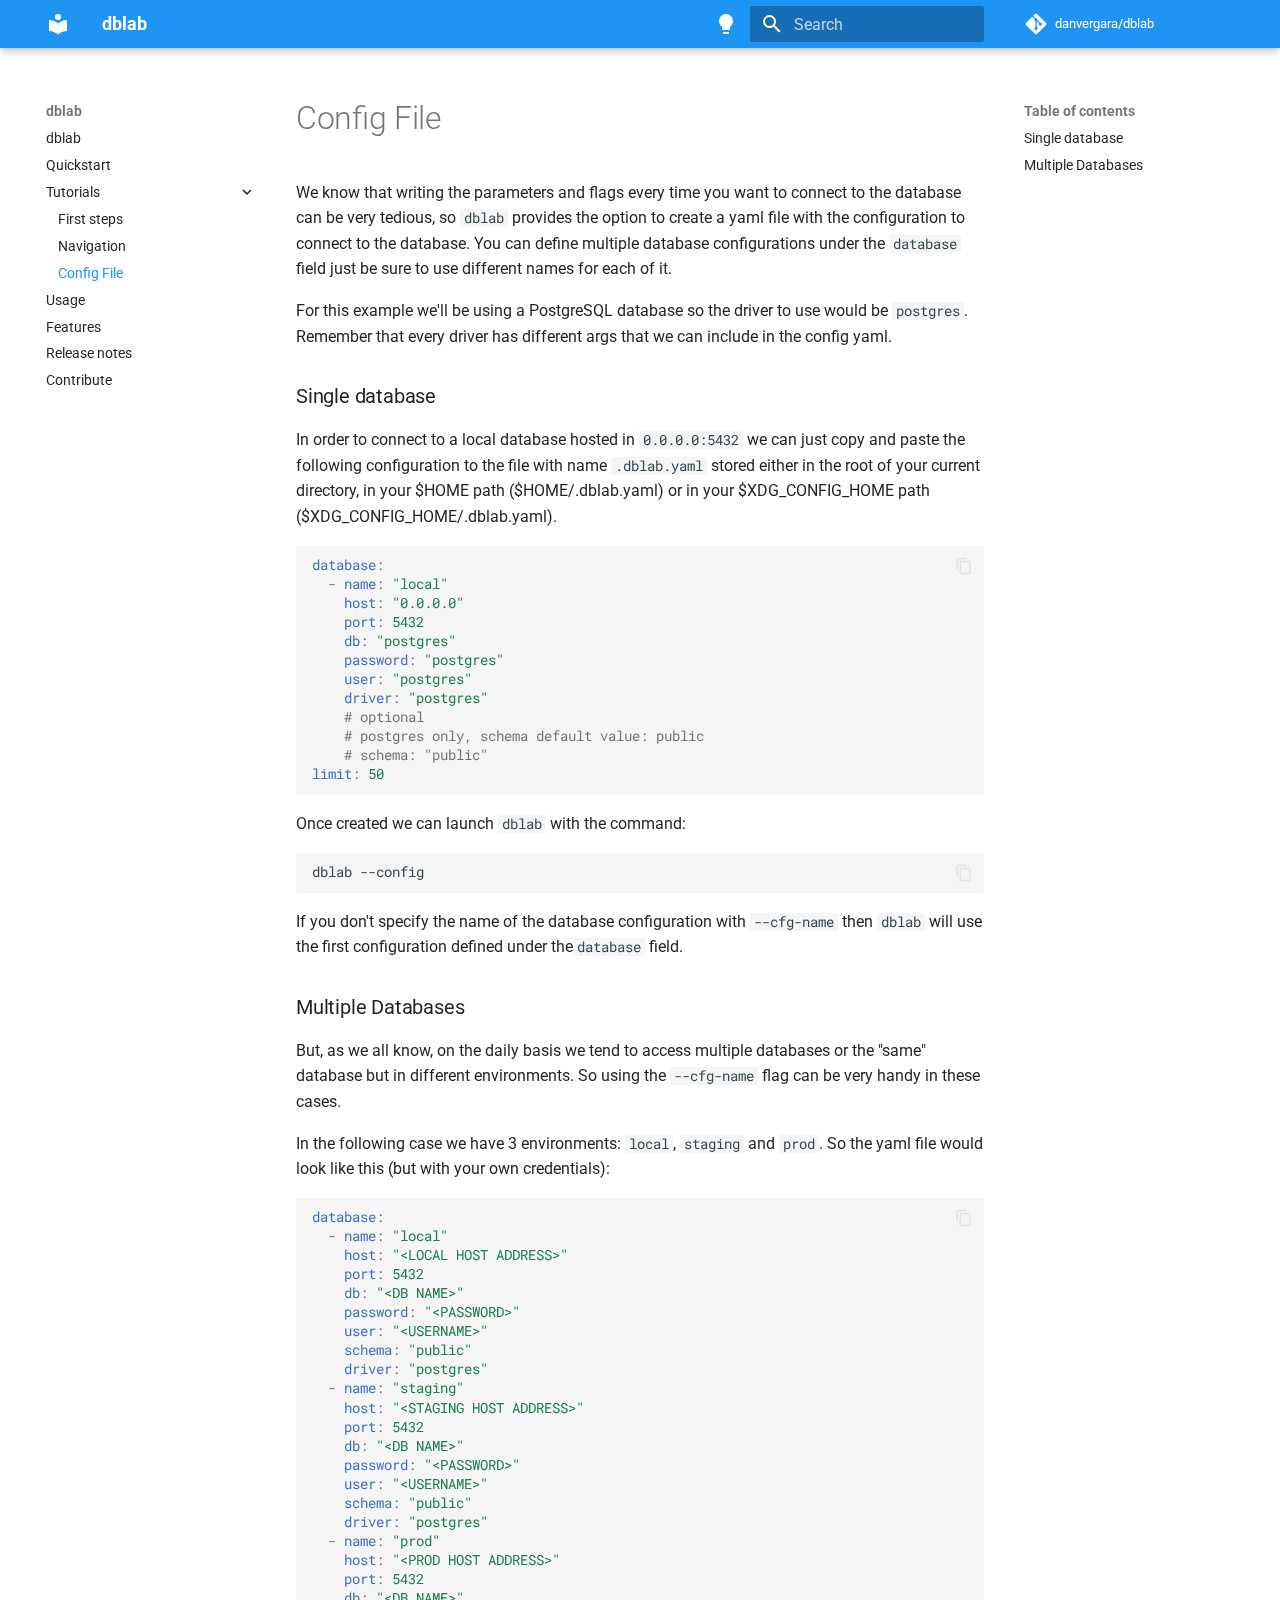
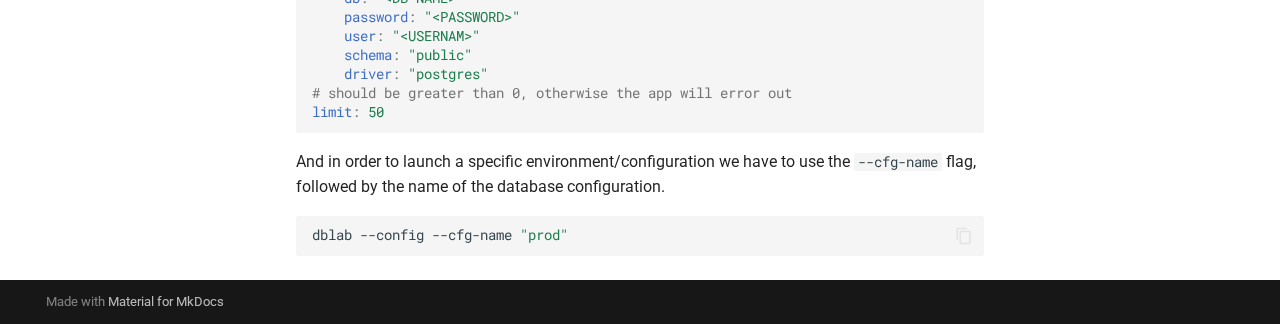
<file: tutorials/config-file/index.html>
<!doctype html>
<html lang="en" class="no-js">
  <head>
    
      <meta charset="utf-8">
      <meta name="viewport" content="width=device-width,initial-scale=1">
      
        <meta name="description" content="dblab is a fast and lightweight interactive terminal based UI application for PostgreSQL, MySQL and SQLite3, written in Go and works on OSX, Linux and Windows machines.">
      
      
      
        <link rel="canonical" href="https://dblab.danvergara.com/tutorials/config-file/">
      
      
        <link rel="prev" href="../navigation/">
      
      
        <link rel="next" href="../../usage/">
      
      
      <link rel="icon" href="../../assets/images/favicon.png">
      <meta name="generator" content="mkdocs-1.6.1, mkdocs-material-9.6.12">
    
    
      
        <title>Config File - dblab</title>
      
    
    
      <link rel="stylesheet" href="../../assets/stylesheets/main.2afb09e1.min.css">
      
        
        <link rel="stylesheet" href="../../assets/stylesheets/palette.06af60db.min.css">
      
      


    
    
      
    
    
      
        
        
        <link rel="preconnect" href="https://fonts.gstatic.com" crossorigin>
        <link rel="stylesheet" href="https://fonts.googleapis.com/css?family=Roboto:300,300i,400,400i,700,700i%7CRoboto+Mono:400,400i,700,700i&display=fallback">
        <style>:root{--md-text-font:"Roboto";--md-code-font:"Roboto Mono"}</style>
      
    
    
      <link rel="stylesheet" href="../../css/extra.css">
    
      <link rel="stylesheet" href="../../termynal.css">
    
    <script>__md_scope=new URL("../..",location),__md_hash=e=>[...e].reduce(((e,_)=>(e<<5)-e+_.charCodeAt(0)),0),__md_get=(e,_=localStorage,t=__md_scope)=>JSON.parse(_.getItem(t.pathname+"."+e)),__md_set=(e,_,t=localStorage,a=__md_scope)=>{try{t.setItem(a.pathname+"."+e,JSON.stringify(_))}catch(e){}}</script>
    
      

    
    
    
  </head>
  
  
    
    
      
    
    
    
    
    <body dir="ltr" data-md-color-scheme="default" data-md-color-primary="blue" data-md-color-accent="teal">
  
    
    <input class="md-toggle" data-md-toggle="drawer" type="checkbox" id="__drawer" autocomplete="off">
    <input class="md-toggle" data-md-toggle="search" type="checkbox" id="__search" autocomplete="off">
    <label class="md-overlay" for="__drawer"></label>
    <div data-md-component="skip">
      
        
        <a href="#single-database" class="md-skip">
          Skip to content
        </a>
      
    </div>
    <div data-md-component="announce">
      
    </div>
    
    
      

  

<header class="md-header md-header--shadow" data-md-component="header">
  <nav class="md-header__inner md-grid" aria-label="Header">
    <a href="../.." title="dblab" class="md-header__button md-logo" aria-label="dblab" data-md-component="logo">
      
  
  <svg xmlns="http://www.w3.org/2000/svg" viewBox="0 0 24 24"><path d="M12 8a3 3 0 0 0 3-3 3 3 0 0 0-3-3 3 3 0 0 0-3 3 3 3 0 0 0 3 3m0 3.54C9.64 9.35 6.5 8 3 8v11c3.5 0 6.64 1.35 9 3.54 2.36-2.19 5.5-3.54 9-3.54V8c-3.5 0-6.64 1.35-9 3.54"/></svg>

    </a>
    <label class="md-header__button md-icon" for="__drawer">
      
      <svg xmlns="http://www.w3.org/2000/svg" viewBox="0 0 24 24"><path d="M3 6h18v2H3zm0 5h18v2H3zm0 5h18v2H3z"/></svg>
    </label>
    <div class="md-header__title" data-md-component="header-title">
      <div class="md-header__ellipsis">
        <div class="md-header__topic">
          <span class="md-ellipsis">
            dblab
          </span>
        </div>
        <div class="md-header__topic" data-md-component="header-topic">
          <span class="md-ellipsis">
            
              Config File
            
          </span>
        </div>
      </div>
    </div>
    
      
        <form class="md-header__option" data-md-component="palette">
  
    
    
    
    <input class="md-option" data-md-color-media="(prefers-color-scheme: light)" data-md-color-scheme="default" data-md-color-primary="blue" data-md-color-accent="teal"  aria-label="Switch to light mode"  type="radio" name="__palette" id="__palette_0">
    
      <label class="md-header__button md-icon" title="Switch to light mode" for="__palette_1" hidden>
        <svg xmlns="http://www.w3.org/2000/svg" viewBox="0 0 24 24"><path d="M12 2a7 7 0 0 0-7 7c0 2.38 1.19 4.47 3 5.74V17a1 1 0 0 0 1 1h6a1 1 0 0 0 1-1v-2.26c1.81-1.27 3-3.36 3-5.74a7 7 0 0 0-7-7M9 21a1 1 0 0 0 1 1h4a1 1 0 0 0 1-1v-1H9z"/></svg>
      </label>
    
  
    
    
    
    <input class="md-option" data-md-color-media="(prefers-color-scheme: dark)" data-md-color-scheme="slate" data-md-color-primary="blue" data-md-color-accent="teal"  aria-label="Switch to dark mode"  type="radio" name="__palette" id="__palette_1">
    
      <label class="md-header__button md-icon" title="Switch to dark mode" for="__palette_0" hidden>
        <svg xmlns="http://www.w3.org/2000/svg" viewBox="0 0 24 24"><path d="M12 2a7 7 0 0 1 7 7c0 2.38-1.19 4.47-3 5.74V17a1 1 0 0 1-1 1H9a1 1 0 0 1-1-1v-2.26C6.19 13.47 5 11.38 5 9a7 7 0 0 1 7-7M9 21v-1h6v1a1 1 0 0 1-1 1h-4a1 1 0 0 1-1-1m3-17a5 5 0 0 0-5 5c0 2.05 1.23 3.81 3 4.58V16h4v-2.42c1.77-.77 3-2.53 3-4.58a5 5 0 0 0-5-5"/></svg>
      </label>
    
  
</form>
      
    
    
      <script>var palette=__md_get("__palette");if(palette&&palette.color){if("(prefers-color-scheme)"===palette.color.media){var media=matchMedia("(prefers-color-scheme: light)"),input=document.querySelector(media.matches?"[data-md-color-media='(prefers-color-scheme: light)']":"[data-md-color-media='(prefers-color-scheme: dark)']");palette.color.media=input.getAttribute("data-md-color-media"),palette.color.scheme=input.getAttribute("data-md-color-scheme"),palette.color.primary=input.getAttribute("data-md-color-primary"),palette.color.accent=input.getAttribute("data-md-color-accent")}for(var[key,value]of Object.entries(palette.color))document.body.setAttribute("data-md-color-"+key,value)}</script>
    
    
    
      
      
        <label class="md-header__button md-icon" for="__search">
          
          <svg xmlns="http://www.w3.org/2000/svg" viewBox="0 0 24 24"><path d="M9.5 3A6.5 6.5 0 0 1 16 9.5c0 1.61-.59 3.09-1.56 4.23l.27.27h.79l5 5-1.5 1.5-5-5v-.79l-.27-.27A6.52 6.52 0 0 1 9.5 16 6.5 6.5 0 0 1 3 9.5 6.5 6.5 0 0 1 9.5 3m0 2C7 5 5 7 5 9.5S7 14 9.5 14 14 12 14 9.5 12 5 9.5 5"/></svg>
        </label>
        <div class="md-search" data-md-component="search" role="dialog">
  <label class="md-search__overlay" for="__search"></label>
  <div class="md-search__inner" role="search">
    <form class="md-search__form" name="search">
      <input type="text" class="md-search__input" name="query" aria-label="Search" placeholder="Search" autocapitalize="off" autocorrect="off" autocomplete="off" spellcheck="false" data-md-component="search-query" required>
      <label class="md-search__icon md-icon" for="__search">
        
        <svg xmlns="http://www.w3.org/2000/svg" viewBox="0 0 24 24"><path d="M9.5 3A6.5 6.5 0 0 1 16 9.5c0 1.61-.59 3.09-1.56 4.23l.27.27h.79l5 5-1.5 1.5-5-5v-.79l-.27-.27A6.52 6.52 0 0 1 9.5 16 6.5 6.5 0 0 1 3 9.5 6.5 6.5 0 0 1 9.5 3m0 2C7 5 5 7 5 9.5S7 14 9.5 14 14 12 14 9.5 12 5 9.5 5"/></svg>
        
        <svg xmlns="http://www.w3.org/2000/svg" viewBox="0 0 24 24"><path d="M20 11v2H8l5.5 5.5-1.42 1.42L4.16 12l7.92-7.92L13.5 5.5 8 11z"/></svg>
      </label>
      <nav class="md-search__options" aria-label="Search">
        
        <button type="reset" class="md-search__icon md-icon" title="Clear" aria-label="Clear" tabindex="-1">
          
          <svg xmlns="http://www.w3.org/2000/svg" viewBox="0 0 24 24"><path d="M19 6.41 17.59 5 12 10.59 6.41 5 5 6.41 10.59 12 5 17.59 6.41 19 12 13.41 17.59 19 19 17.59 13.41 12z"/></svg>
        </button>
      </nav>
      
    </form>
    <div class="md-search__output">
      <div class="md-search__scrollwrap" tabindex="0" data-md-scrollfix>
        <div class="md-search-result" data-md-component="search-result">
          <div class="md-search-result__meta">
            Initializing search
          </div>
          <ol class="md-search-result__list" role="presentation"></ol>
        </div>
      </div>
    </div>
  </div>
</div>
      
    
    
      <div class="md-header__source">
        <a href="https://github.com/danvergara/dblab" title="Go to repository" class="md-source" data-md-component="source">
  <div class="md-source__icon md-icon">
    
    <svg xmlns="http://www.w3.org/2000/svg" viewBox="0 0 448 512"><!--! Font Awesome Free 6.7.2 by @fontawesome - https://fontawesome.com License - https://fontawesome.com/license/free (Icons: CC BY 4.0, Fonts: SIL OFL 1.1, Code: MIT License) Copyright 2024 Fonticons, Inc.--><path d="M439.55 236.05 244 40.45a28.87 28.87 0 0 0-40.81 0l-40.66 40.63 51.52 51.52c27.06-9.14 52.68 16.77 43.39 43.68l49.66 49.66c34.23-11.8 61.18 31 35.47 56.69-26.49 26.49-70.21-2.87-56-37.34L240.22 199v121.85c25.3 12.54 22.26 41.85 9.08 55a34.34 34.34 0 0 1-48.55 0c-17.57-17.6-11.07-46.91 11.25-56v-123c-20.8-8.51-24.6-30.74-18.64-45L142.57 101 8.45 235.14a28.86 28.86 0 0 0 0 40.81l195.61 195.6a28.86 28.86 0 0 0 40.8 0l194.69-194.69a28.86 28.86 0 0 0 0-40.81"/></svg>
  </div>
  <div class="md-source__repository">
    danvergara/dblab
  </div>
</a>
      </div>
    
  </nav>
  
</header>
    
    <div class="md-container" data-md-component="container">
      
      
        
          
        
      
      <main class="md-main" data-md-component="main">
        <div class="md-main__inner md-grid">
          
            
              
              <div class="md-sidebar md-sidebar--primary" data-md-component="sidebar" data-md-type="navigation" >
                <div class="md-sidebar__scrollwrap">
                  <div class="md-sidebar__inner">
                    



<nav class="md-nav md-nav--primary" aria-label="Navigation" data-md-level="0">
  <label class="md-nav__title" for="__drawer">
    <a href="../.." title="dblab" class="md-nav__button md-logo" aria-label="dblab" data-md-component="logo">
      
  
  <svg xmlns="http://www.w3.org/2000/svg" viewBox="0 0 24 24"><path d="M12 8a3 3 0 0 0 3-3 3 3 0 0 0-3-3 3 3 0 0 0-3 3 3 3 0 0 0 3 3m0 3.54C9.64 9.35 6.5 8 3 8v11c3.5 0 6.64 1.35 9 3.54 2.36-2.19 5.5-3.54 9-3.54V8c-3.5 0-6.64 1.35-9 3.54"/></svg>

    </a>
    dblab
  </label>
  
    <div class="md-nav__source">
      <a href="https://github.com/danvergara/dblab" title="Go to repository" class="md-source" data-md-component="source">
  <div class="md-source__icon md-icon">
    
    <svg xmlns="http://www.w3.org/2000/svg" viewBox="0 0 448 512"><!--! Font Awesome Free 6.7.2 by @fontawesome - https://fontawesome.com License - https://fontawesome.com/license/free (Icons: CC BY 4.0, Fonts: SIL OFL 1.1, Code: MIT License) Copyright 2024 Fonticons, Inc.--><path d="M439.55 236.05 244 40.45a28.87 28.87 0 0 0-40.81 0l-40.66 40.63 51.52 51.52c27.06-9.14 52.68 16.77 43.39 43.68l49.66 49.66c34.23-11.8 61.18 31 35.47 56.69-26.49 26.49-70.21-2.87-56-37.34L240.22 199v121.85c25.3 12.54 22.26 41.85 9.08 55a34.34 34.34 0 0 1-48.55 0c-17.57-17.6-11.07-46.91 11.25-56v-123c-20.8-8.51-24.6-30.74-18.64-45L142.57 101 8.45 235.14a28.86 28.86 0 0 0 0 40.81l195.61 195.6a28.86 28.86 0 0 0 40.8 0l194.69-194.69a28.86 28.86 0 0 0 0-40.81"/></svg>
  </div>
  <div class="md-source__repository">
    danvergara/dblab
  </div>
</a>
    </div>
  
  <ul class="md-nav__list" data-md-scrollfix>
    
      
      
  
  
  
  
    <li class="md-nav__item">
      <a href="../.." class="md-nav__link">
        
  
  
  <span class="md-ellipsis">
    dblab
    
  </span>
  

      </a>
    </li>
  

    
      
      
  
  
  
  
    <li class="md-nav__item">
      <a href="../../quickstart/" class="md-nav__link">
        
  
  
  <span class="md-ellipsis">
    Quickstart
    
  </span>
  

      </a>
    </li>
  

    
      
      
  
  
    
  
  
  
    
    
    
    
    
    <li class="md-nav__item md-nav__item--active md-nav__item--nested">
      
        
        
        <input class="md-nav__toggle md-toggle " type="checkbox" id="__nav_3" checked>
        
          
          <label class="md-nav__link" for="__nav_3" id="__nav_3_label" tabindex="0">
            
  
  
  <span class="md-ellipsis">
    Tutorials
    
  </span>
  

            <span class="md-nav__icon md-icon"></span>
          </label>
        
        <nav class="md-nav" data-md-level="1" aria-labelledby="__nav_3_label" aria-expanded="true">
          <label class="md-nav__title" for="__nav_3">
            <span class="md-nav__icon md-icon"></span>
            Tutorials
          </label>
          <ul class="md-nav__list" data-md-scrollfix>
            
              
                
  
  
  
  
    <li class="md-nav__item">
      <a href="../" class="md-nav__link">
        
  
  
  <span class="md-ellipsis">
    First steps
    
  </span>
  

      </a>
    </li>
  

              
            
              
                
  
  
  
  
    <li class="md-nav__item">
      <a href="../navigation/" class="md-nav__link">
        
  
  
  <span class="md-ellipsis">
    Navigation
    
  </span>
  

      </a>
    </li>
  

              
            
              
                
  
  
    
  
  
  
    <li class="md-nav__item md-nav__item--active">
      
      <input class="md-nav__toggle md-toggle" type="checkbox" id="__toc">
      
      
      
        <label class="md-nav__link md-nav__link--active" for="__toc">
          
  
  
  <span class="md-ellipsis">
    Config File
    
  </span>
  

          <span class="md-nav__icon md-icon"></span>
        </label>
      
      <a href="./" class="md-nav__link md-nav__link--active">
        
  
  
  <span class="md-ellipsis">
    Config File
    
  </span>
  

      </a>
      
        

<nav class="md-nav md-nav--secondary" aria-label="Table of contents">
  
  
  
  
    <label class="md-nav__title" for="__toc">
      <span class="md-nav__icon md-icon"></span>
      Table of contents
    </label>
    <ul class="md-nav__list" data-md-component="toc" data-md-scrollfix>
      
        <li class="md-nav__item">
  <a href="#single-database" class="md-nav__link">
    <span class="md-ellipsis">
      Single database
    </span>
  </a>
  
</li>
      
        <li class="md-nav__item">
  <a href="#multiple-databases" class="md-nav__link">
    <span class="md-ellipsis">
      Multiple Databases
    </span>
  </a>
  
</li>
      
    </ul>
  
</nav>
      
    </li>
  

              
            
          </ul>
        </nav>
      
    </li>
  

    
      
      
  
  
  
  
    <li class="md-nav__item">
      <a href="../../usage/" class="md-nav__link">
        
  
  
  <span class="md-ellipsis">
    Usage
    
  </span>
  

      </a>
    </li>
  

    
      
      
  
  
  
  
    <li class="md-nav__item">
      <a href="../../features/" class="md-nav__link">
        
  
  
  <span class="md-ellipsis">
    Features
    
  </span>
  

      </a>
    </li>
  

    
      
      
  
  
  
  
    <li class="md-nav__item">
      <a href="../../release-notes/" class="md-nav__link">
        
  
  
  <span class="md-ellipsis">
    Release notes
    
  </span>
  

      </a>
    </li>
  

    
      
      
  
  
  
  
    <li class="md-nav__item">
      <a href="../../contribute/" class="md-nav__link">
        
  
  
  <span class="md-ellipsis">
    Contribute
    
  </span>
  

      </a>
    </li>
  

    
  </ul>
</nav>
                  </div>
                </div>
              </div>
            
            
              
              <div class="md-sidebar md-sidebar--secondary" data-md-component="sidebar" data-md-type="toc" >
                <div class="md-sidebar__scrollwrap">
                  <div class="md-sidebar__inner">
                    

<nav class="md-nav md-nav--secondary" aria-label="Table of contents">
  
  
  
  
    <label class="md-nav__title" for="__toc">
      <span class="md-nav__icon md-icon"></span>
      Table of contents
    </label>
    <ul class="md-nav__list" data-md-component="toc" data-md-scrollfix>
      
        <li class="md-nav__item">
  <a href="#single-database" class="md-nav__link">
    <span class="md-ellipsis">
      Single database
    </span>
  </a>
  
</li>
      
        <li class="md-nav__item">
  <a href="#multiple-databases" class="md-nav__link">
    <span class="md-ellipsis">
      Multiple Databases
    </span>
  </a>
  
</li>
      
    </ul>
  
</nav>
                  </div>
                </div>
              </div>
            
          
          
            <div class="md-content" data-md-component="content">
              <article class="md-content__inner md-typeset">
                
                  



  <h1>Config File</h1>

<p>We know that writing the parameters and flags every time you want to connect to the database can be very tedious, 
so <code>dblab</code> provides the option to create a yaml file with the configuration to connect to the database.
You can define multiple database configurations under the <code>database</code> field just be sure to use different names for each of it.</p>
<p>For this example we'll be using a PostgreSQL database so the driver to use would be <code>postgres</code>. Remember that every driver has different args that we can include in the config yaml.</p>
<h3 id="single-database">Single database<a class="headerlink" href="#single-database" title="Permanent link">&para;</a></h3>
<p>In order to connect to a local database hosted in <code>0.0.0.0:5432</code> we can just copy and paste the following configuration to the file with name <code>.dblab.yaml</code> stored either in the root of your current directory, in your $HOME path ($HOME/.dblab.yaml) or in your $XDG_CONFIG_HOME path ($XDG_CONFIG_HOME/.dblab.yaml).</p>
<div class="copy highlight"><pre><span></span><code><span class="nt">database</span><span class="p">:</span>
<span class="w">  </span><span class="p p-Indicator">-</span><span class="w"> </span><span class="nt">name</span><span class="p">:</span><span class="w"> </span><span class="s">&quot;local&quot;</span>
<span class="w">    </span><span class="nt">host</span><span class="p">:</span><span class="w"> </span><span class="s">&quot;0.0.0.0&quot;</span>
<span class="w">    </span><span class="nt">port</span><span class="p">:</span><span class="w"> </span><span class="l l-Scalar l-Scalar-Plain">5432</span>
<span class="w">    </span><span class="nt">db</span><span class="p">:</span><span class="w"> </span><span class="s">&quot;postgres&quot;</span>
<span class="w">    </span><span class="nt">password</span><span class="p">:</span><span class="w"> </span><span class="s">&quot;postgres&quot;</span>
<span class="w">    </span><span class="nt">user</span><span class="p">:</span><span class="w"> </span><span class="s">&quot;postgres&quot;</span>
<span class="w">    </span><span class="nt">driver</span><span class="p">:</span><span class="w"> </span><span class="s">&quot;postgres&quot;</span>
<span class="w">    </span><span class="c1"># optional</span>
<span class="w">    </span><span class="c1"># postgres only, schema default value: public</span>
<span class="w">    </span><span class="c1"># schema: &quot;public&quot;</span>
<span class="nt">limit</span><span class="p">:</span><span class="w"> </span><span class="l l-Scalar l-Scalar-Plain">50</span>
</code></pre></div>
<p>Once created we can launch <code>dblab</code> with the command:</p>
<p><div class="copy highlight"><pre><span></span><code>dblab<span class="w"> </span>--config
</code></pre></div>
If you don't specify the name of the database configuration with <code>--cfg-name</code> then <code>dblab</code> will use the first configuration defined under the<code>database</code> field.</p>
<h3 id="multiple-databases">Multiple Databases<a class="headerlink" href="#multiple-databases" title="Permanent link">&para;</a></h3>
<p>But, as we all know, on the daily basis we tend to access multiple databases or the "same" database but in different environments.
So using the <code>--cfg-name</code> flag can be very handy in these cases.</p>
<p>In the following case we have 3 environments: <code>local</code>, <code>staging</code> and <code>prod</code>. So the yaml file would look like this (but with your own credentials):</p>
<p><div class="copy highlight"><pre><span></span><code><span class="nt">database</span><span class="p">:</span>
<span class="w">  </span><span class="p p-Indicator">-</span><span class="w"> </span><span class="nt">name</span><span class="p">:</span><span class="w"> </span><span class="s">&quot;local&quot;</span>
<span class="w">    </span><span class="nt">host</span><span class="p">:</span><span class="w"> </span><span class="s">&quot;&lt;LOCAL</span><span class="nv"> </span><span class="s">HOST</span><span class="nv"> </span><span class="s">ADDRESS&gt;&quot;</span>
<span class="w">    </span><span class="nt">port</span><span class="p">:</span><span class="w"> </span><span class="l l-Scalar l-Scalar-Plain">5432</span>
<span class="w">    </span><span class="nt">db</span><span class="p">:</span><span class="w"> </span><span class="s">&quot;&lt;DB</span><span class="nv"> </span><span class="s">NAME&gt;&quot;</span>
<span class="w">    </span><span class="nt">password</span><span class="p">:</span><span class="w"> </span><span class="s">&quot;&lt;PASSWORD&gt;&quot;</span>
<span class="w">    </span><span class="nt">user</span><span class="p">:</span><span class="w"> </span><span class="s">&quot;&lt;USERNAME&gt;&quot;</span>
<span class="w">    </span><span class="nt">schema</span><span class="p">:</span><span class="w"> </span><span class="s">&quot;public&quot;</span>
<span class="w">    </span><span class="nt">driver</span><span class="p">:</span><span class="w"> </span><span class="s">&quot;postgres&quot;</span>
<span class="w">  </span><span class="p p-Indicator">-</span><span class="w"> </span><span class="nt">name</span><span class="p">:</span><span class="w"> </span><span class="s">&quot;staging&quot;</span>
<span class="w">    </span><span class="nt">host</span><span class="p">:</span><span class="w"> </span><span class="s">&quot;&lt;STAGING</span><span class="nv"> </span><span class="s">HOST</span><span class="nv"> </span><span class="s">ADDRESS&gt;&quot;</span>
<span class="w">    </span><span class="nt">port</span><span class="p">:</span><span class="w"> </span><span class="l l-Scalar l-Scalar-Plain">5432</span>
<span class="w">    </span><span class="nt">db</span><span class="p">:</span><span class="w"> </span><span class="s">&quot;&lt;DB</span><span class="nv"> </span><span class="s">NAME&gt;&quot;</span>
<span class="w">    </span><span class="nt">password</span><span class="p">:</span><span class="w"> </span><span class="s">&quot;&lt;PASSWORD&gt;&quot;</span>
<span class="w">    </span><span class="nt">user</span><span class="p">:</span><span class="w"> </span><span class="s">&quot;&lt;USERNAME&gt;&quot;</span>
<span class="w">    </span><span class="nt">schema</span><span class="p">:</span><span class="w"> </span><span class="s">&quot;public&quot;</span>
<span class="w">    </span><span class="nt">driver</span><span class="p">:</span><span class="w"> </span><span class="s">&quot;postgres&quot;</span>
<span class="w">  </span><span class="p p-Indicator">-</span><span class="w"> </span><span class="nt">name</span><span class="p">:</span><span class="w"> </span><span class="s">&quot;prod&quot;</span>
<span class="w">    </span><span class="nt">host</span><span class="p">:</span><span class="w"> </span><span class="s">&quot;&lt;PROD</span><span class="nv"> </span><span class="s">HOST</span><span class="nv"> </span><span class="s">ADDRESS&gt;&quot;</span>
<span class="w">    </span><span class="nt">port</span><span class="p">:</span><span class="w"> </span><span class="l l-Scalar l-Scalar-Plain">5432</span>
<span class="w">    </span><span class="nt">db</span><span class="p">:</span><span class="w"> </span><span class="s">&quot;&lt;DB</span><span class="nv"> </span><span class="s">NAME&gt;&quot;</span>
<span class="w">    </span><span class="nt">password</span><span class="p">:</span><span class="w"> </span><span class="s">&quot;&lt;PASSWORD&gt;&quot;</span>
<span class="w">    </span><span class="nt">user</span><span class="p">:</span><span class="w"> </span><span class="s">&quot;&lt;USERNAM&gt;&quot;</span>
<span class="w">    </span><span class="nt">schema</span><span class="p">:</span><span class="w"> </span><span class="s">&quot;public&quot;</span>
<span class="w">    </span><span class="nt">driver</span><span class="p">:</span><span class="w"> </span><span class="s">&quot;postgres&quot;</span>
<span class="c1"># should be greater than 0, otherwise the app will error out</span>
<span class="nt">limit</span><span class="p">:</span><span class="w"> </span><span class="l l-Scalar l-Scalar-Plain">50</span>
</code></pre></div>
And in order to launch a specific environment/configuration we have to use the <code>--cfg-name</code> flag, followed by the name of the database configuration.</p>
<div class="copy highlight"><pre><span></span><code>dblab<span class="w"> </span>--config<span class="w"> </span>--cfg-name<span class="w"> </span><span class="s2">&quot;prod&quot;</span>
</code></pre></div>












                
              </article>
            </div>
          
          
<script>var target=document.getElementById(location.hash.slice(1));target&&target.name&&(target.checked=target.name.startsWith("__tabbed_"))</script>
        </div>
        
      </main>
      
        <footer class="md-footer">
  
  <div class="md-footer-meta md-typeset">
    <div class="md-footer-meta__inner md-grid">
      <div class="md-copyright">
  
  
    Made with
    <a href="https://squidfunk.github.io/mkdocs-material/" target="_blank" rel="noopener">
      Material for MkDocs
    </a>
  
</div>
      
    </div>
  </div>
</footer>
      
    </div>
    <div class="md-dialog" data-md-component="dialog">
      <div class="md-dialog__inner md-typeset"></div>
    </div>
    
    
    
      
      <script id="__config" type="application/json">{"base": "../..", "features": [], "search": "../../assets/javascripts/workers/search.f8cc74c7.min.js", "tags": null, "translations": {"clipboard.copied": "Copied to clipboard", "clipboard.copy": "Copy to clipboard", "search.result.more.one": "1 more on this page", "search.result.more.other": "# more on this page", "search.result.none": "No matching documents", "search.result.one": "1 matching document", "search.result.other": "# matching documents", "search.result.placeholder": "Type to start searching", "search.result.term.missing": "Missing", "select.version": "Select version"}, "version": null}</script>
    
    
      <script src="../../assets/javascripts/bundle.c8b220af.min.js"></script>
      
        <script src="../../termynal.js"></script>
      
    
  </body>
</html>
</file>
<file: css/extra.css>
.center {
    display: block;
    margin: 0 auto;
}
</file>
<file: termynal.css>
:root {
   --color-bg: #252a33;
   --color-text: #eee;
   --color-text-subtle: #a2a2a2;
 }

 [data-termynal] {
   max-width: 100%;
   overflow-x: auto;
   background: var(--color-bg);
   color: var(--color-text);
   font-size: 15px;
   font-family: 'Roboto Mono', 'Fira Mono', Consolas, Menlo, Monaco, 'Courier New', Courier, monospace;
   border-radius: 4px;
   padding: 75px 45px 35px;
   position: relative;
   -webkit-box-sizing: border-box;
   box-sizing: border-box;
 }

 [data-termynal][data-ty-macos]:before {
   content: '';
   position: absolute;
   top: 15px;
   left: 15px;
   display: inline-block;
   width: 15px;
   height: 15px;
   border-radius: 50%;
   /* A little hack to display the window buttons in one pseudo element. */
   background: #d9515d;
   -webkit-box-shadow: 25px 0 0 #f4c025, 50px 0 0 #3ec930;
   box-shadow: 25px 0 0 #f4c025, 50px 0 0 #3ec930;
 }

 [data-termynal][data-ty-windows]:before {
   content: '';
   position: absolute;
   top: 15px;
   right: 15px;
   display: inline-block;
   width: 15px;
   height: 15px;
   /* A little hack to display the window buttons in one pseudo element. */
   background: #d9515d;
   -webkit-box-shadow: -25px 0 0 #e6e6e6, -50px 0 0 #e6e6e6;
   box-shadow: -25px 0 0 #e6e6e6, -50px 0 0 #e6e6e6;
 }

 [data-termynal]:after {
   content: 'bash';
   position: absolute;
   color: var(--color-text-subtle);
   top: 5px;
   left: 0;
   width: 100%;
   text-align: center;
 }

 [data-termynal][data-ty-title]:after {
   content: attr(data-ty-title);
 }

 button[data-terminal-control] {
   float: right;
   text-align: right;
   display: block;
   color: #aebbff;
   background: none !important;
   border: none;
   padding: 0 !important;
   cursor: pointer;
 }

 [data-ty] {
   display: block;
   line-height: 2;
   white-space: pre;
 }

 [data-ty]:before {
   /* Set up defaults and ensure empty lines are displayed. */
   content: '';
   display: inline-block;
   vertical-align: middle;
 }

 [data-ty="input"]:before,
 [data-ty-prompt]:before {
   margin-right: 0.75em;
   color: var(--color-text-subtle);
 }

 [data-ty="input"]:before {
   content: '$';
 }

 [data-ty][data-ty-prompt]:before {
   content: attr(data-ty-prompt);
 }

 [data-ty-cursor]:after {
   content: attr(data-ty-cursor);
   font-family: monospace;
   margin-left: 0.5em;
   -webkit-animation: blink 1s infinite;
   animation: blink 1s infinite;
 }

 @-webkit-keyframes blink {
   50% {
     opacity: 0;
   }
 }

 @keyframes blink {
   50% {
     opacity: 0;
   }
 }

 .termynal-comment {
   color: #4a968f;
   font-style: italic;
   display: block;
 }
</file>
<file: assets/stylesheets/main.2afb09e1.min.css>
@charset "UTF-8";html{-webkit-text-size-adjust:none;-moz-text-size-adjust:none;text-size-adjust:none;box-sizing:border-box}*,:after,:before{box-sizing:inherit}@media (prefers-reduced-motion){*,:after,:before{transition:none!important}}body{margin:0}a,button,input,label{-webkit-tap-highlight-color:transparent}a{color:inherit;text-decoration:none}hr{border:0;box-sizing:initial;display:block;height:.05rem;overflow:visible;padding:0}small{font-size:80%}sub,sup{line-height:1em}img{border-style:none}table{border-collapse:initial;border-spacing:0}td,th{font-weight:400;vertical-align:top}button{background:#0000;border:0;font-family:inherit;font-size:inherit;margin:0;padding:0}input{border:0;outline:none}:root{--md-primary-fg-color:#4051b5;--md-primary-fg-color--light:#5d6cc0;--md-primary-fg-color--dark:#303fa1;--md-primary-bg-color:#fff;--md-primary-bg-color--light:#ffffffb3;--md-accent-fg-color:#526cfe;--md-accent-fg-color--transparent:#526cfe1a;--md-accent-bg-color:#fff;--md-accent-bg-color--light:#ffffffb3}[data-md-color-scheme=default]{color-scheme:light}[data-md-color-scheme=default] img[src$="#gh-dark-mode-only"],[data-md-color-scheme=default] img[src$="#only-dark"]{display:none}:root,[data-md-color-scheme=default]{--md-hue:225deg;--md-default-fg-color:#000000de;--md-default-fg-color--light:#0000008a;--md-default-fg-color--lighter:#00000052;--md-default-fg-color--lightest:#00000012;--md-default-bg-color:#fff;--md-default-bg-color--light:#ffffffb3;--md-default-bg-color--lighter:#ffffff4d;--md-default-bg-color--lightest:#ffffff1f;--md-code-fg-color:#36464e;--md-code-bg-color:#f5f5f5;--md-code-hl-color:#4287ff;--md-code-hl-color--light:#4287ff1a;--md-code-hl-number-color:#d52a2a;--md-code-hl-special-color:#db1457;--md-code-hl-function-color:#a846b9;--md-code-hl-constant-color:#6e59d9;--md-code-hl-keyword-color:#3f6ec6;--md-code-hl-string-color:#1c7d4d;--md-code-hl-name-color:var(--md-code-fg-color);--md-code-hl-operator-color:var(--md-default-fg-color--light);--md-code-hl-punctuation-color:var(--md-default-fg-color--light);--md-code-hl-comment-color:var(--md-default-fg-color--light);--md-code-hl-generic-color:var(--md-default-fg-color--light);--md-code-hl-variable-color:var(--md-default-fg-color--light);--md-typeset-color:var(--md-default-fg-color);--md-typeset-a-color:var(--md-primary-fg-color);--md-typeset-del-color:#f5503d26;--md-typeset-ins-color:#0bd57026;--md-typeset-kbd-color:#fafafa;--md-typeset-kbd-accent-color:#fff;--md-typeset-kbd-border-color:#b8b8b8;--md-typeset-mark-color:#ffff0080;--md-typeset-table-color:#0000001f;--md-typeset-table-color--light:rgba(0,0,0,.035);--md-admonition-fg-color:var(--md-default-fg-color);--md-admonition-bg-color:var(--md-default-bg-color);--md-warning-fg-color:#000000de;--md-warning-bg-color:#ff9;--md-footer-fg-color:#fff;--md-footer-fg-color--light:#ffffffb3;--md-footer-fg-color--lighter:#ffffff73;--md-footer-bg-color:#000000de;--md-footer-bg-color--dark:#00000052;--md-shadow-z1:0 0.2rem 0.5rem #0000000d,0 0 0.05rem #0000001a;--md-shadow-z2:0 0.2rem 0.5rem #0000001a,0 0 0.05rem #00000040;--md-shadow-z3:0 0.2rem 0.5rem #0003,0 0 0.05rem #00000059}.md-icon svg{fill:currentcolor;display:block;height:1.2rem;width:1.2rem}body{-webkit-font-smoothing:antialiased;-moz-osx-font-smoothing:grayscale;--md-text-font-family:var(--md-text-font,_),-apple-system,BlinkMacSystemFont,Helvetica,Arial,sans-serif;--md-code-font-family:var(--md-code-font,_),SFMono-Regular,Consolas,Menlo,monospace}aside,body,input{font-feature-settings:"kern","liga";color:var(--md-typeset-color);font-family:var(--md-text-font-family)}code,kbd,pre{font-feature-settings:"kern";font-family:var(--md-code-font-family)}:root{--md-typeset-table-sort-icon:url('data:image/svg+xml;charset=utf-8,<svg xmlns="http://www.w3.org/2000/svg" viewBox="0 0 24 24"><path d="m18 21-4-4h3V7h-3l4-4 4 4h-3v10h3M2 19v-2h10v2M2 13v-2h7v2M2 7V5h4v2z"/></svg>');--md-typeset-table-sort-icon--asc:url('data:image/svg+xml;charset=utf-8,<svg xmlns="http://www.w3.org/2000/svg" viewBox="0 0 24 24"><path d="M19 17h3l-4 4-4-4h3V3h2M2 17h10v2H2M6 5v2H2V5m0 6h7v2H2z"/></svg>');--md-typeset-table-sort-icon--desc:url('data:image/svg+xml;charset=utf-8,<svg xmlns="http://www.w3.org/2000/svg" viewBox="0 0 24 24"><path d="M19 7h3l-4-4-4 4h3v14h2M2 17h10v2H2M6 5v2H2V5m0 6h7v2H2z"/></svg>')}.md-typeset{-webkit-print-color-adjust:exact;color-adjust:exact;font-size:.8rem;line-height:1.6;overflow-wrap:break-word}@media print{.md-typeset{font-size:.68rem}}.md-typeset blockquote,.md-typeset dl,.md-typeset figure,.md-typeset ol,.md-typeset pre,.md-typeset ul{margin-bottom:1em;margin-top:1em}.md-typeset h1{color:var(--md-default-fg-color--light);font-size:2em;line-height:1.3;margin:0 0 1.25em}.md-typeset h1,.md-typeset h2{font-weight:300;letter-spacing:-.01em}.md-typeset h2{font-size:1.5625em;line-height:1.4;margin:1.6em 0 .64em}.md-typeset h3{font-size:1.25em;font-weight:400;letter-spacing:-.01em;line-height:1.5;margin:1.6em 0 .8em}.md-typeset h2+h3{margin-top:.8em}.md-typeset h4{font-weight:700;letter-spacing:-.01em;margin:1em 0}.md-typeset h5,.md-typeset h6{color:var(--md-default-fg-color--light);font-size:.8em;font-weight:700;letter-spacing:-.01em;margin:1.25em 0}.md-typeset h5{text-transform:uppercase}.md-typeset h5 code{text-transform:none}.md-typeset hr{border-bottom:.05rem solid var(--md-default-fg-color--lightest);display:flow-root;margin:1.5em 0}.md-typeset a{color:var(--md-typeset-a-color);word-break:break-word}.md-typeset a,.md-typeset a:before{transition:color 125ms}.md-typeset a:focus,.md-typeset a:hover{color:var(--md-accent-fg-color)}.md-typeset a:focus code,.md-typeset a:hover code{background-color:var(--md-accent-fg-color--transparent)}.md-typeset a code{color:currentcolor;transition:background-color 125ms}.md-typeset a.focus-visible{outline-color:var(--md-accent-fg-color);outline-offset:.2rem}.md-typeset code,.md-typeset kbd,.md-typeset pre{color:var(--md-code-fg-color);direction:ltr;font-variant-ligatures:none}@media print{.md-typeset code,.md-typeset kbd,.md-typeset pre{white-space:pre-wrap}}.md-typeset code{background-color:var(--md-code-bg-color);border-radius:.1rem;-webkit-box-decoration-break:clone;box-decoration-break:clone;font-size:.85em;padding:0 .2941176471em;word-break:break-word}.md-typeset code:not(.focus-visible){-webkit-tap-highlight-color:transparent;outline:none}.md-typeset pre{display:flow-root;line-height:1.4;position:relative}.md-typeset pre>code{-webkit-box-decoration-break:slice;box-decoration-break:slice;box-shadow:none;display:block;margin:0;outline-color:var(--md-accent-fg-color);overflow:auto;padding:.7720588235em 1.1764705882em;scrollbar-color:var(--md-default-fg-color--lighter) #0000;scrollbar-width:thin;touch-action:auto;word-break:normal}.md-typeset pre>code:hover{scrollbar-color:var(--md-accent-fg-color) #0000}.md-typeset pre>code::-webkit-scrollbar{height:.2rem;width:.2rem}.md-typeset pre>code::-webkit-scrollbar-thumb{background-color:var(--md-default-fg-color--lighter)}.md-typeset pre>code::-webkit-scrollbar-thumb:hover{background-color:var(--md-accent-fg-color)}.md-typeset kbd{background-color:var(--md-typeset-kbd-color);border-radius:.1rem;box-shadow:0 .1rem 0 .05rem var(--md-typeset-kbd-border-color),0 .1rem 0 var(--md-typeset-kbd-border-color),0 -.1rem .2rem var(--md-typeset-kbd-accent-color) inset;color:var(--md-default-fg-color);display:inline-block;font-size:.75em;padding:0 .6666666667em;vertical-align:text-top;word-break:break-word}.md-typeset mark{background-color:var(--md-typeset-mark-color);-webkit-box-decoration-break:clone;box-decoration-break:clone;color:inherit;word-break:break-word}.md-typeset abbr{border-bottom:.05rem dotted var(--md-default-fg-color--light);cursor:help;text-decoration:none}.md-typeset small{opacity:.75}[dir=ltr] .md-typeset sub,[dir=ltr] .md-typeset sup{margin-left:.078125em}[dir=rtl] .md-typeset sub,[dir=rtl] .md-typeset sup{margin-right:.078125em}[dir=ltr] .md-typeset blockquote{padding-left:.6rem}[dir=rtl] .md-typeset blockquote{padding-right:.6rem}[dir=ltr] .md-typeset blockquote{border-left:.2rem solid var(--md-default-fg-color--lighter)}[dir=rtl] .md-typeset blockquote{border-right:.2rem solid var(--md-default-fg-color--lighter)}.md-typeset blockquote{color:var(--md-default-fg-color--light);margin-left:0;margin-right:0}.md-typeset ul{list-style-type:disc}.md-typeset ul[type]{list-style-type:revert-layer}[dir=ltr] .md-typeset ol,[dir=ltr] .md-typeset ul{margin-left:.625em}[dir=rtl] .md-typeset ol,[dir=rtl] .md-typeset ul{margin-right:.625em}.md-typeset ol,.md-typeset ul{padding:0}.md-typeset ol:not([hidden]),.md-typeset ul:not([hidden]){display:flow-root}.md-typeset ol ol,.md-typeset ul ol{list-style-type:lower-alpha}.md-typeset ol ol ol,.md-typeset ul ol ol{list-style-type:lower-roman}.md-typeset ol ol ol ol,.md-typeset ul ol ol ol{list-style-type:upper-alpha}.md-typeset ol ol ol ol ol,.md-typeset ul ol ol ol ol{list-style-type:upper-roman}.md-typeset ol[type],.md-typeset ul[type]{list-style-type:revert-layer}[dir=ltr] .md-typeset ol li,[dir=ltr] .md-typeset ul li{margin-left:1.25em}[dir=rtl] .md-typeset ol li,[dir=rtl] .md-typeset ul li{margin-right:1.25em}.md-typeset ol li,.md-typeset ul li{margin-bottom:.5em}.md-typeset ol li blockquote,.md-typeset ol li p,.md-typeset ul li blockquote,.md-typeset ul li p{margin:.5em 0}.md-typeset ol li:last-child,.md-typeset ul li:last-child{margin-bottom:0}[dir=ltr] .md-typeset ol li ol,[dir=ltr] .md-typeset ol li ul,[dir=ltr] .md-typeset ul li ol,[dir=ltr] .md-typeset ul li ul{margin-left:.625em}[dir=rtl] .md-typeset ol li ol,[dir=rtl] .md-typeset ol li ul,[dir=rtl] .md-typeset ul li ol,[dir=rtl] .md-typeset ul li ul{margin-right:.625em}.md-typeset ol li ol,.md-typeset ol li ul,.md-typeset ul li ol,.md-typeset ul li ul{margin-bottom:.5em;margin-top:.5em}[dir=ltr] .md-typeset dd{margin-left:1.875em}[dir=rtl] .md-typeset dd{margin-right:1.875em}.md-typeset dd{margin-bottom:1.5em;margin-top:1em}.md-typeset img,.md-typeset svg,.md-typeset video{height:auto;max-width:100%}.md-typeset img[align=left]{margin:1em 1em 1em 0}.md-typeset img[align=right]{margin:1em 0 1em 1em}.md-typeset img[align]:only-child{margin-top:0}.md-typeset figure{display:flow-root;margin:1em auto;max-width:100%;text-align:center;width:-moz-fit-content;width:fit-content}.md-typeset figure img{display:block;margin:0 auto}.md-typeset figcaption{font-style:italic;margin:1em auto;max-width:24rem}.md-typeset iframe{max-width:100%}.md-typeset table:not([class]){background-color:var(--md-default-bg-color);border:.05rem solid var(--md-typeset-table-color);border-radius:.1rem;display:inline-block;font-size:.64rem;max-width:100%;overflow:auto;touch-action:auto}@media print{.md-typeset table:not([class]){display:table}}.md-typeset table:not([class])+*{margin-top:1.5em}.md-typeset table:not([class]) td>:first-child,.md-typeset table:not([class]) th>:first-child{margin-top:0}.md-typeset table:not([class]) td>:last-child,.md-typeset table:not([class]) th>:last-child{margin-bottom:0}.md-typeset table:not([class]) td:not([align]),.md-typeset table:not([class]) th:not([align]){text-align:left}[dir=rtl] .md-typeset table:not([class]) td:not([align]),[dir=rtl] .md-typeset table:not([class]) th:not([align]){text-align:right}.md-typeset table:not([class]) th{font-weight:700;min-width:5rem;padding:.9375em 1.25em;vertical-align:top}.md-typeset table:not([class]) td{border-top:.05rem solid var(--md-typeset-table-color);padding:.9375em 1.25em;vertical-align:top}.md-typeset table:not([class]) tbody tr{transition:background-color 125ms}.md-typeset table:not([class]) tbody tr:hover{background-color:var(--md-typeset-table-color--light);box-shadow:0 .05rem 0 var(--md-default-bg-color) inset}.md-typeset table:not([class]) a{word-break:normal}.md-typeset table th[role=columnheader]{cursor:pointer}[dir=ltr] .md-typeset table th[role=columnheader]:after{margin-left:.5em}[dir=rtl] .md-typeset table th[role=columnheader]:after{margin-right:.5em}.md-typeset table th[role=columnheader]:after{content:"";display:inline-block;height:1.2em;-webkit-mask-image:var(--md-typeset-table-sort-icon);mask-image:var(--md-typeset-table-sort-icon);-webkit-mask-repeat:no-repeat;mask-repeat:no-repeat;-webkit-mask-size:contain;mask-size:contain;transition:background-color 125ms;vertical-align:text-bottom;width:1.2em}.md-typeset table th[role=columnheader]:hover:after{background-color:var(--md-default-fg-color--lighter)}.md-typeset table th[role=columnheader][aria-sort=ascending]:after{background-color:var(--md-default-fg-color--light);-webkit-mask-image:var(--md-typeset-table-sort-icon--asc);mask-image:var(--md-typeset-table-sort-icon--asc)}.md-typeset table th[role=columnheader][aria-sort=descending]:after{background-color:var(--md-default-fg-color--light);-webkit-mask-image:var(--md-typeset-table-sort-icon--desc);mask-image:var(--md-typeset-table-sort-icon--desc)}.md-typeset__scrollwrap{margin:1em -.8rem;overflow-x:auto;touch-action:auto}.md-typeset__table{display:inline-block;margin-bottom:.5em;padding:0 .8rem}@media print{.md-typeset__table{display:block}}html .md-typeset__table table{display:table;margin:0;overflow:hidden;width:100%}@media screen and (max-width:44.984375em){.md-content__inner>pre{margin:1em -.8rem}.md-content__inner>pre code{border-radius:0}}.md-typeset .md-author{border-radius:100%;display:block;flex-shrink:0;height:1.6rem;overflow:hidden;position:relative;transition:color 125ms,transform 125ms;width:1.6rem}.md-typeset .md-author img{display:block}.md-typeset .md-author--more{background:var(--md-default-fg-color--lightest);color:var(--md-default-fg-color--lighter);font-size:.6rem;font-weight:700;line-height:1.6rem;text-align:center}.md-typeset .md-author--long{height:2.4rem;width:2.4rem}.md-typeset a.md-author{transform:scale(1)}.md-typeset a.md-author img{border-radius:100%;filter:grayscale(100%) opacity(75%);transition:filter 125ms}.md-typeset a.md-author:focus,.md-typeset a.md-author:hover{transform:scale(1.1);z-index:1}.md-typeset a.md-author:focus img,.md-typeset a.md-author:hover img{filter:grayscale(0)}.md-banner{background-color:var(--md-footer-bg-color);color:var(--md-footer-fg-color);overflow:auto}@media print{.md-banner{display:none}}.md-banner--warning{background-color:var(--md-warning-bg-color);color:var(--md-warning-fg-color)}.md-banner__inner{font-size:.7rem;margin:.6rem auto;padding:0 .8rem}[dir=ltr] .md-banner__button{float:right}[dir=rtl] .md-banner__button{float:left}.md-banner__button{color:inherit;cursor:pointer;transition:opacity .25s}.no-js .md-banner__button{display:none}.md-banner__button:hover{opacity:.7}html{font-size:125%;height:100%;overflow-x:hidden}@media screen and (min-width:100em){html{font-size:137.5%}}@media screen and (min-width:125em){html{font-size:150%}}body{background-color:var(--md-default-bg-color);display:flex;flex-direction:column;font-size:.5rem;min-height:100%;position:relative;width:100%}@media print{body{display:block}}@media screen and (max-width:59.984375em){body[data-md-scrolllock]{position:fixed}}.md-grid{margin-left:auto;margin-right:auto;max-width:61rem}.md-container{display:flex;flex-direction:column;flex-grow:1}@media print{.md-container{display:block}}.md-main{flex-grow:1}.md-main__inner{display:flex;height:100%;margin-top:1.5rem}.md-ellipsis{overflow:hidden;text-overflow:ellipsis}.md-toggle{display:none}.md-option{height:0;opacity:0;position:absolute;width:0}.md-option:checked+label:not([hidden]){display:block}.md-option.focus-visible+label{outline-color:var(--md-accent-fg-color);outline-style:auto}.md-skip{background-color:var(--md-default-fg-color);border-radius:.1rem;color:var(--md-default-bg-color);font-size:.64rem;margin:.5rem;opacity:0;outline-color:var(--md-accent-fg-color);padding:.3rem .5rem;position:fixed;transform:translateY(.4rem);z-index:-1}.md-skip:focus{opacity:1;transform:translateY(0);transition:transform .25s cubic-bezier(.4,0,.2,1),opacity 175ms 75ms;z-index:10}@page{margin:25mm}:root{--md-clipboard-icon:url('data:image/svg+xml;charset=utf-8,<svg xmlns="http://www.w3.org/2000/svg" viewBox="0 0 24 24"><path d="M19 21H8V7h11m0-2H8a2 2 0 0 0-2 2v14a2 2 0 0 0 2 2h11a2 2 0 0 0 2-2V7a2 2 0 0 0-2-2m-3-4H4a2 2 0 0 0-2 2v14h2V3h12z"/></svg>')}.md-clipboard{border-radius:.1rem;color:var(--md-default-fg-color--lightest);cursor:pointer;height:1.5em;outline-color:var(--md-accent-fg-color);outline-offset:.1rem;position:absolute;right:.5em;top:.5em;transition:color .25s;width:1.5em;z-index:1}@media print{.md-clipboard{display:none}}.md-clipboard:not(.focus-visible){-webkit-tap-highlight-color:transparent;outline:none}:hover>.md-clipboard{color:var(--md-default-fg-color--light)}.md-clipboard:focus,.md-clipboard:hover{color:var(--md-accent-fg-color)}.md-clipboard:after{background-color:currentcolor;content:"";display:block;height:1.125em;margin:0 auto;-webkit-mask-image:var(--md-clipboard-icon);mask-image:var(--md-clipboard-icon);-webkit-mask-position:center;mask-position:center;-webkit-mask-repeat:no-repeat;mask-repeat:no-repeat;-webkit-mask-size:contain;mask-size:contain;width:1.125em}.md-clipboard--inline{cursor:pointer}.md-clipboard--inline code{transition:color .25s,background-color .25s}.md-clipboard--inline:focus code,.md-clipboard--inline:hover code{background-color:var(--md-accent-fg-color--transparent);color:var(--md-accent-fg-color)}.md-typeset .md-code__content{display:grid}@keyframes consent{0%{opacity:0;transform:translateY(100%)}to{opacity:1;transform:translateY(0)}}@keyframes overlay{0%{opacity:0}to{opacity:1}}.md-consent__overlay{animation:overlay .25s both;-webkit-backdrop-filter:blur(.1rem);backdrop-filter:blur(.1rem);background-color:#0000008a;height:100%;opacity:1;position:fixed;top:0;width:100%;z-index:5}.md-consent__inner{animation:consent .5s cubic-bezier(.1,.7,.1,1) both;background-color:var(--md-default-bg-color);border:0;border-radius:.1rem;bottom:0;box-shadow:0 0 .2rem #0000001a,0 .2rem .4rem #0003;max-height:100%;overflow:auto;padding:0;position:fixed;width:100%;z-index:5}.md-consent__form{padding:.8rem}.md-consent__settings{display:none;margin:1em 0}input:checked+.md-consent__settings{display:block}.md-consent__controls{margin-bottom:.8rem}.md-typeset .md-consent__controls .md-button{display:inline}@media screen and (max-width:44.984375em){.md-typeset .md-consent__controls .md-button{display:block;margin-top:.4rem;text-align:center;width:100%}}.md-consent label{cursor:pointer}.md-content{flex-grow:1;min-width:0}.md-content__inner{margin:0 .8rem 1.2rem;padding-top:.6rem}@media screen and (min-width:76.25em){[dir=ltr] .md-sidebar--primary:not([hidden])~.md-content>.md-content__inner{margin-left:1.2rem}[dir=ltr] .md-sidebar--secondary:not([hidden])~.md-content>.md-content__inner,[dir=rtl] .md-sidebar--primary:not([hidden])~.md-content>.md-content__inner{margin-right:1.2rem}[dir=rtl] .md-sidebar--secondary:not([hidden])~.md-content>.md-content__inner{margin-left:1.2rem}}.md-content__inner:before{content:"";display:block;height:.4rem}.md-content__inner>:last-child{margin-bottom:0}[dir=ltr] .md-content__button{float:right}[dir=rtl] .md-content__button{float:left}[dir=ltr] .md-content__button{margin-left:.4rem}[dir=rtl] .md-content__button{margin-right:.4rem}.md-content__button{margin:.4rem 0;padding:0}@media print{.md-content__button{display:none}}.md-typeset .md-content__button{color:var(--md-default-fg-color--lighter)}.md-content__button svg{display:inline;vertical-align:top}[dir=rtl] .md-content__button svg{transform:scaleX(-1)}[dir=ltr] .md-dialog{right:.8rem}[dir=rtl] .md-dialog{left:.8rem}.md-dialog{background-color:var(--md-default-fg-color);border-radius:.1rem;bottom:.8rem;box-shadow:var(--md-shadow-z3);min-width:11.1rem;opacity:0;padding:.4rem .6rem;pointer-events:none;position:fixed;transform:translateY(100%);transition:transform 0ms .4s,opacity .4s;z-index:4}@media print{.md-dialog{display:none}}.md-dialog--active{opacity:1;pointer-events:auto;transform:translateY(0);transition:transform .4s cubic-bezier(.075,.85,.175,1),opacity .4s}.md-dialog__inner{color:var(--md-default-bg-color);font-size:.7rem}.md-feedback{margin:2em 0 1em;text-align:center}.md-feedback fieldset{border:none;margin:0;padding:0}.md-feedback__title{font-weight:700;margin:1em auto}.md-feedback__inner{position:relative}.md-feedback__list{display:flex;flex-wrap:wrap;place-content:baseline center;position:relative}.md-feedback__list:hover .md-icon:not(:disabled){color:var(--md-default-fg-color--lighter)}:disabled .md-feedback__list{min-height:1.8rem}.md-feedback__icon{color:var(--md-default-fg-color--light);cursor:pointer;flex-shrink:0;margin:0 .1rem;transition:color 125ms}.md-feedback__icon:not(:disabled).md-icon:hover{color:var(--md-accent-fg-color)}.md-feedback__icon:disabled{color:var(--md-default-fg-color--lightest);pointer-events:none}.md-feedback__note{opacity:0;position:relative;transform:translateY(.4rem);transition:transform .4s cubic-bezier(.1,.7,.1,1),opacity .15s}.md-feedback__note>*{margin:0 auto;max-width:16rem}:disabled .md-feedback__note{opacity:1;transform:translateY(0)}@media print{.md-feedback{display:none}}.md-footer{background-color:var(--md-footer-bg-color);color:var(--md-footer-fg-color)}@media print{.md-footer{display:none}}.md-footer__inner{justify-content:space-between;overflow:auto;padding:.2rem}.md-footer__inner:not([hidden]){display:flex}.md-footer__link{align-items:end;display:flex;flex-grow:0.01;margin-bottom:.4rem;margin-top:1rem;max-width:100%;outline-color:var(--md-accent-fg-color);overflow:hidden;transition:opacity .25s}.md-footer__link:focus,.md-footer__link:hover{opacity:.7}[dir=rtl] .md-footer__link svg{transform:scaleX(-1)}@media screen and (max-width:44.984375em){.md-footer__link--prev{flex-shrink:0}.md-footer__link--prev .md-footer__title{display:none}}[dir=ltr] .md-footer__link--next{margin-left:auto}[dir=rtl] .md-footer__link--next{margin-right:auto}.md-footer__link--next{text-align:right}[dir=rtl] .md-footer__link--next{text-align:left}.md-footer__title{flex-grow:1;font-size:.9rem;margin-bottom:.7rem;max-width:calc(100% - 2.4rem);padding:0 1rem;white-space:nowrap}.md-footer__button{margin:.2rem;padding:.4rem}.md-footer__direction{font-size:.64rem;opacity:.7}.md-footer-meta{background-color:var(--md-footer-bg-color--dark)}.md-footer-meta__inner{display:flex;flex-wrap:wrap;justify-content:space-between;padding:.2rem}html .md-footer-meta.md-typeset a{color:var(--md-footer-fg-color--light)}html .md-footer-meta.md-typeset a:focus,html .md-footer-meta.md-typeset a:hover{color:var(--md-footer-fg-color)}.md-copyright{color:var(--md-footer-fg-color--lighter);font-size:.64rem;margin:auto .6rem;padding:.4rem 0;width:100%}@media screen and (min-width:45em){.md-copyright{width:auto}}.md-copyright__highlight{color:var(--md-footer-fg-color--light)}.md-social{display:inline-flex;gap:.2rem;margin:0 .4rem;padding:.2rem 0 .6rem}@media screen and (min-width:45em){.md-social{padding:.6rem 0}}.md-social__link{display:inline-block;height:1.6rem;text-align:center;width:1.6rem}.md-social__link:before{line-height:1.9}.md-social__link svg{fill:currentcolor;max-height:.8rem;vertical-align:-25%}.md-typeset .md-button{border:.1rem solid;border-radius:.1rem;color:var(--md-primary-fg-color);cursor:pointer;display:inline-block;font-weight:700;padding:.625em 2em;transition:color 125ms,background-color 125ms,border-color 125ms}.md-typeset .md-button--primary{background-color:var(--md-primary-fg-color);border-color:var(--md-primary-fg-color);color:var(--md-primary-bg-color)}.md-typeset .md-button:focus,.md-typeset .md-button:hover{background-color:var(--md-accent-fg-color);border-color:var(--md-accent-fg-color);color:var(--md-accent-bg-color)}[dir=ltr] .md-typeset .md-input{border-top-left-radius:.1rem}[dir=ltr] .md-typeset .md-input,[dir=rtl] .md-typeset .md-input{border-top-right-radius:.1rem}[dir=rtl] .md-typeset .md-input{border-top-left-radius:.1rem}.md-typeset .md-input{border-bottom:.1rem solid var(--md-default-fg-color--lighter);box-shadow:var(--md-shadow-z1);font-size:.8rem;height:1.8rem;padding:0 .6rem;transition:border .25s,box-shadow .25s}.md-typeset .md-input:focus,.md-typeset .md-input:hover{border-bottom-color:var(--md-accent-fg-color);box-shadow:var(--md-shadow-z2)}.md-typeset .md-input--stretch{width:100%}.md-header{background-color:var(--md-primary-fg-color);box-shadow:0 0 .2rem #0000,0 .2rem .4rem #0000;color:var(--md-primary-bg-color);display:block;left:0;position:sticky;right:0;top:0;z-index:4}@media print{.md-header{display:none}}.md-header[hidden]{transform:translateY(-100%);transition:transform .25s cubic-bezier(.8,0,.6,1),box-shadow .25s}.md-header--shadow{box-shadow:0 0 .2rem #0000001a,0 .2rem .4rem #0003;transition:transform .25s cubic-bezier(.1,.7,.1,1),box-shadow .25s}.md-header__inner{align-items:center;display:flex;padding:0 .2rem}.md-header__button{color:currentcolor;cursor:pointer;margin:.2rem;outline-color:var(--md-accent-fg-color);padding:.4rem;position:relative;transition:opacity .25s;vertical-align:middle;z-index:1}.md-header__button:hover{opacity:.7}.md-header__button:not([hidden]){display:inline-block}.md-header__button:not(.focus-visible){-webkit-tap-highlight-color:transparent;outline:none}.md-header__button.md-logo{margin:.2rem;padding:.4rem}@media screen and (max-width:76.234375em){.md-header__button.md-logo{display:none}}.md-header__button.md-logo img,.md-header__button.md-logo svg{fill:currentcolor;display:block;height:1.2rem;width:auto}@media screen and (min-width:60em){.md-header__button[for=__search]{display:none}}.no-js .md-header__button[for=__search]{display:none}[dir=rtl] .md-header__button[for=__search] svg{transform:scaleX(-1)}@media screen and (min-width:76.25em){.md-header__button[for=__drawer]{display:none}}.md-header__topic{display:flex;max-width:100%;position:absolute;transition:transform .4s cubic-bezier(.1,.7,.1,1),opacity .15s;white-space:nowrap}.md-header__topic+.md-header__topic{opacity:0;pointer-events:none;transform:translateX(1.25rem);transition:transform .4s cubic-bezier(1,.7,.1,.1),opacity .15s;z-index:-1}[dir=rtl] .md-header__topic+.md-header__topic{transform:translateX(-1.25rem)}.md-header__topic:first-child{font-weight:700}[dir=ltr] .md-header__title{margin-left:1rem;margin-right:.4rem}[dir=rtl] .md-header__title{margin-left:.4rem;margin-right:1rem}.md-header__title{flex-grow:1;font-size:.9rem;height:2.4rem;line-height:2.4rem}.md-header__title--active .md-header__topic{opacity:0;pointer-events:none;transform:translateX(-1.25rem);transition:transform .4s cubic-bezier(1,.7,.1,.1),opacity .15s;z-index:-1}[dir=rtl] .md-header__title--active .md-header__topic{transform:translateX(1.25rem)}.md-header__title--active .md-header__topic+.md-header__topic{opacity:1;pointer-events:auto;transform:translateX(0);transition:transform .4s cubic-bezier(.1,.7,.1,1),opacity .15s;z-index:0}.md-header__title>.md-header__ellipsis{height:100%;position:relative;width:100%}.md-header__option{display:flex;flex-shrink:0;max-width:100%;transition:max-width 0ms .25s,opacity .25s .25s;white-space:nowrap}[data-md-toggle=search]:checked~.md-header .md-header__option{max-width:0;opacity:0;transition:max-width 0ms,opacity 0ms}.md-header__option>input{bottom:0}.md-header__source{display:none}@media screen and (min-width:60em){[dir=ltr] .md-header__source{margin-left:1rem}[dir=rtl] .md-header__source{margin-right:1rem}.md-header__source{display:block;max-width:11.7rem;width:11.7rem}}@media screen and (min-width:76.25em){[dir=ltr] .md-header__source{margin-left:1.4rem}[dir=rtl] .md-header__source{margin-right:1.4rem}}.md-meta{color:var(--md-default-fg-color--light);font-size:.7rem;line-height:1.3}.md-meta__list{display:inline-flex;flex-wrap:wrap;list-style:none;margin:0;padding:0}.md-meta__item:not(:last-child):after{content:"·";margin-left:.2rem;margin-right:.2rem}.md-meta__link{color:var(--md-typeset-a-color)}.md-meta__link:focus,.md-meta__link:hover{color:var(--md-accent-fg-color)}.md-draft{background-color:#ff1744;border-radius:.125em;color:#fff;display:inline-block;font-weight:700;padding-left:.5714285714em;padding-right:.5714285714em}:root{--md-nav-icon--prev:url('data:image/svg+xml;charset=utf-8,<svg xmlns="http://www.w3.org/2000/svg" viewBox="0 0 24 24"><path d="M20 11v2H8l5.5 5.5-1.42 1.42L4.16 12l7.92-7.92L13.5 5.5 8 11z"/></svg>');--md-nav-icon--next:url('data:image/svg+xml;charset=utf-8,<svg xmlns="http://www.w3.org/2000/svg" viewBox="0 0 24 24"><path d="M8.59 16.58 13.17 12 8.59 7.41 10 6l6 6-6 6z"/></svg>');--md-toc-icon:url('data:image/svg+xml;charset=utf-8,<svg xmlns="http://www.w3.org/2000/svg" viewBox="0 0 24 24"><path d="M3 9h14V7H3zm0 4h14v-2H3zm0 4h14v-2H3zm16 0h2v-2h-2zm0-10v2h2V7zm0 6h2v-2h-2z"/></svg>')}.md-nav{font-size:.7rem;line-height:1.3}.md-nav__title{color:var(--md-default-fg-color--light);display:block;font-weight:700;overflow:hidden;padding:0 .6rem;text-overflow:ellipsis}.md-nav__title .md-nav__button{display:none}.md-nav__title .md-nav__button img{height:100%;width:auto}.md-nav__title .md-nav__button.md-logo img,.md-nav__title .md-nav__button.md-logo svg{fill:currentcolor;display:block;height:2.4rem;max-width:100%;object-fit:contain;width:auto}.md-nav__list{list-style:none;margin:0;padding:0}.md-nav__link{align-items:flex-start;display:flex;gap:.4rem;margin-top:.625em;scroll-snap-align:start;transition:color 125ms}.md-nav__link--passed{color:var(--md-default-fg-color--light)}.md-nav__item .md-nav__link--active,.md-nav__item .md-nav__link--active code{color:var(--md-typeset-a-color)}.md-nav__link .md-ellipsis{position:relative}[dir=ltr] .md-nav__link .md-icon:last-child{margin-left:auto}[dir=rtl] .md-nav__link .md-icon:last-child{margin-right:auto}.md-nav__link svg{fill:currentcolor;flex-shrink:0;height:1.3em;position:relative}.md-nav__link[for]:focus,.md-nav__link[for]:hover,.md-nav__link[href]:focus,.md-nav__link[href]:hover{color:var(--md-accent-fg-color);cursor:pointer}.md-nav__link.focus-visible{outline-color:var(--md-accent-fg-color);outline-offset:.2rem}.md-nav--primary .md-nav__link[for=__toc]{display:none}.md-nav--primary .md-nav__link[for=__toc] .md-icon:after{background-color:currentcolor;display:block;height:100%;-webkit-mask-image:var(--md-toc-icon);mask-image:var(--md-toc-icon);width:100%}.md-nav--primary .md-nav__link[for=__toc]~.md-nav{display:none}.md-nav__container>.md-nav__link{margin-top:0}.md-nav__container>.md-nav__link:first-child{flex-grow:1;min-width:0}.md-nav__icon{flex-shrink:0}.md-nav__source{display:none}@media screen and (max-width:76.234375em){.md-nav--primary,.md-nav--primary .md-nav{background-color:var(--md-default-bg-color);display:flex;flex-direction:column;height:100%;left:0;position:absolute;right:0;top:0;z-index:1}.md-nav--primary .md-nav__item,.md-nav--primary .md-nav__title{font-size:.8rem;line-height:1.5}.md-nav--primary .md-nav__title{background-color:var(--md-default-fg-color--lightest);color:var(--md-default-fg-color--light);cursor:pointer;height:5.6rem;line-height:2.4rem;padding:3rem .8rem .2rem;position:relative;white-space:nowrap}[dir=ltr] .md-nav--primary .md-nav__title .md-nav__icon{left:.4rem}[dir=rtl] .md-nav--primary .md-nav__title .md-nav__icon{right:.4rem}.md-nav--primary .md-nav__title .md-nav__icon{display:block;height:1.2rem;margin:.2rem;position:absolute;top:.4rem;width:1.2rem}.md-nav--primary .md-nav__title .md-nav__icon:after{background-color:currentcolor;content:"";display:block;height:100%;-webkit-mask-image:var(--md-nav-icon--prev);mask-image:var(--md-nav-icon--prev);-webkit-mask-position:center;mask-position:center;-webkit-mask-repeat:no-repeat;mask-repeat:no-repeat;-webkit-mask-size:contain;mask-size:contain;width:100%}.md-nav--primary .md-nav__title~.md-nav__list{background-color:var(--md-default-bg-color);box-shadow:0 .05rem 0 var(--md-default-fg-color--lightest) inset;overflow-y:auto;scroll-snap-type:y mandatory;touch-action:pan-y}.md-nav--primary .md-nav__title~.md-nav__list>:first-child{border-top:0}.md-nav--primary .md-nav__title[for=__drawer]{background-color:var(--md-primary-fg-color);color:var(--md-primary-bg-color);font-weight:700}.md-nav--primary .md-nav__title .md-logo{display:block;left:.2rem;margin:.2rem;padding:.4rem;position:absolute;right:.2rem;top:.2rem}.md-nav--primary .md-nav__list{flex:1}.md-nav--primary .md-nav__item{border-top:.05rem solid var(--md-default-fg-color--lightest)}.md-nav--primary .md-nav__item--active>.md-nav__link{color:var(--md-typeset-a-color)}.md-nav--primary .md-nav__item--active>.md-nav__link:focus,.md-nav--primary .md-nav__item--active>.md-nav__link:hover{color:var(--md-accent-fg-color)}.md-nav--primary .md-nav__link{margin-top:0;padding:.6rem .8rem}.md-nav--primary .md-nav__link svg{margin-top:.1em}.md-nav--primary .md-nav__link>.md-nav__link{padding:0}[dir=ltr] .md-nav--primary .md-nav__link .md-nav__icon{margin-right:-.2rem}[dir=rtl] .md-nav--primary .md-nav__link .md-nav__icon{margin-left:-.2rem}.md-nav--primary .md-nav__link .md-nav__icon{font-size:1.2rem;height:1.2rem;width:1.2rem}.md-nav--primary .md-nav__link .md-nav__icon:after{background-color:currentcolor;content:"";display:block;height:100%;-webkit-mask-image:var(--md-nav-icon--next);mask-image:var(--md-nav-icon--next);-webkit-mask-position:center;mask-position:center;-webkit-mask-repeat:no-repeat;mask-repeat:no-repeat;-webkit-mask-size:contain;mask-size:contain;width:100%}[dir=rtl] .md-nav--primary .md-nav__icon:after{transform:scale(-1)}.md-nav--primary .md-nav--secondary .md-nav{background-color:initial;position:static}[dir=ltr] .md-nav--primary .md-nav--secondary .md-nav .md-nav__link{padding-left:1.4rem}[dir=rtl] .md-nav--primary .md-nav--secondary .md-nav .md-nav__link{padding-right:1.4rem}[dir=ltr] .md-nav--primary .md-nav--secondary .md-nav .md-nav .md-nav__link{padding-left:2rem}[dir=rtl] .md-nav--primary .md-nav--secondary .md-nav .md-nav .md-nav__link{padding-right:2rem}[dir=ltr] .md-nav--primary .md-nav--secondary .md-nav .md-nav .md-nav .md-nav__link{padding-left:2.6rem}[dir=rtl] .md-nav--primary .md-nav--secondary .md-nav .md-nav .md-nav .md-nav__link{padding-right:2.6rem}[dir=ltr] .md-nav--primary .md-nav--secondary .md-nav .md-nav .md-nav .md-nav .md-nav__link{padding-left:3.2rem}[dir=rtl] .md-nav--primary .md-nav--secondary .md-nav .md-nav .md-nav .md-nav .md-nav__link{padding-right:3.2rem}.md-nav--secondary{background-color:initial}.md-nav__toggle~.md-nav{display:flex;opacity:0;transform:translateX(100%);transition:transform .25s cubic-bezier(.8,0,.6,1),opacity 125ms 50ms}[dir=rtl] .md-nav__toggle~.md-nav{transform:translateX(-100%)}.md-nav__toggle:checked~.md-nav{opacity:1;transform:translateX(0);transition:transform .25s cubic-bezier(.4,0,.2,1),opacity 125ms 125ms}.md-nav__toggle:checked~.md-nav>.md-nav__list{-webkit-backface-visibility:hidden;backface-visibility:hidden}}@media screen and (max-width:59.984375em){.md-nav--primary .md-nav__link[for=__toc]{display:flex}.md-nav--primary .md-nav__link[for=__toc] .md-icon:after{content:""}.md-nav--primary .md-nav__link[for=__toc]+.md-nav__link{display:none}.md-nav--primary .md-nav__link[for=__toc]~.md-nav{display:flex}.md-nav__source{background-color:var(--md-primary-fg-color--dark);color:var(--md-primary-bg-color);display:block;padding:0 .2rem}}@media screen and (min-width:60em) and (max-width:76.234375em){.md-nav--integrated .md-nav__link[for=__toc]{display:flex}.md-nav--integrated .md-nav__link[for=__toc] .md-icon:after{content:""}.md-nav--integrated .md-nav__link[for=__toc]+.md-nav__link{display:none}.md-nav--integrated .md-nav__link[for=__toc]~.md-nav{display:flex}}@media screen and (min-width:60em){.md-nav{margin-bottom:-.4rem}.md-nav--secondary .md-nav__title{background:var(--md-default-bg-color);box-shadow:0 0 .4rem .4rem var(--md-default-bg-color);position:sticky;top:0;z-index:1}.md-nav--secondary .md-nav__title[for=__toc]{scroll-snap-align:start}.md-nav--secondary .md-nav__title .md-nav__icon{display:none}[dir=ltr] .md-nav--secondary .md-nav__list{padding-left:.6rem}[dir=rtl] .md-nav--secondary .md-nav__list{padding-right:.6rem}.md-nav--secondary .md-nav__list{padding-bottom:.4rem}[dir=ltr] .md-nav--secondary .md-nav__item>.md-nav__link{margin-right:.4rem}[dir=rtl] .md-nav--secondary .md-nav__item>.md-nav__link{margin-left:.4rem}}@media screen and (min-width:76.25em){.md-nav{margin-bottom:-.4rem;transition:max-height .25s cubic-bezier(.86,0,.07,1)}.md-nav--primary .md-nav__title{background:var(--md-default-bg-color);box-shadow:0 0 .4rem .4rem var(--md-default-bg-color);position:sticky;top:0;z-index:1}.md-nav--primary .md-nav__title[for=__drawer]{scroll-snap-align:start}.md-nav--primary .md-nav__title .md-nav__icon{display:none}[dir=ltr] .md-nav--primary .md-nav__list{padding-left:.6rem}[dir=rtl] .md-nav--primary .md-nav__list{padding-right:.6rem}.md-nav--primary .md-nav__list{padding-bottom:.4rem}[dir=ltr] .md-nav--primary .md-nav__item>.md-nav__link{margin-right:.4rem}[dir=rtl] .md-nav--primary .md-nav__item>.md-nav__link{margin-left:.4rem}.md-nav__toggle~.md-nav{display:grid;grid-template-rows:minmax(.4rem,0fr);opacity:0;transition:grid-template-rows .25s cubic-bezier(.86,0,.07,1),opacity .25s,visibility 0ms .25s;visibility:collapse}.md-nav__toggle~.md-nav>.md-nav__list{overflow:hidden}.md-nav__toggle.md-toggle--indeterminate~.md-nav,.md-nav__toggle:checked~.md-nav{grid-template-rows:minmax(.4rem,1fr);opacity:1;transition:grid-template-rows .25s cubic-bezier(.86,0,.07,1),opacity .15s .1s,visibility 0ms;visibility:visible}.md-nav__toggle.md-toggle--indeterminate~.md-nav{transition:none}.md-nav__item--nested>.md-nav>.md-nav__title{display:none}.md-nav__item--section{display:block;margin:1.25em 0}.md-nav__item--section:last-child{margin-bottom:0}.md-nav__item--section>.md-nav__link{font-weight:700}.md-nav__item--section>.md-nav__link[for]{color:var(--md-default-fg-color--light)}.md-nav__item--section>.md-nav__link:not(.md-nav__container){pointer-events:none}.md-nav__item--section>.md-nav__link .md-icon,.md-nav__item--section>.md-nav__link>[for]{display:none}[dir=ltr] .md-nav__item--section>.md-nav{margin-left:-.6rem}[dir=rtl] .md-nav__item--section>.md-nav{margin-right:-.6rem}.md-nav__item--section>.md-nav{display:block;opacity:1;visibility:visible}.md-nav__item--section>.md-nav>.md-nav__list>.md-nav__item{padding:0}.md-nav__icon{border-radius:100%;height:.9rem;transition:background-color .25s;width:.9rem}.md-nav__icon:hover{background-color:var(--md-accent-fg-color--transparent)}.md-nav__icon:after{background-color:currentcolor;border-radius:100%;content:"";display:inline-block;height:100%;-webkit-mask-image:var(--md-nav-icon--next);mask-image:var(--md-nav-icon--next);-webkit-mask-position:center;mask-position:center;-webkit-mask-repeat:no-repeat;mask-repeat:no-repeat;-webkit-mask-size:contain;mask-size:contain;transition:transform .25s;vertical-align:-.1rem;width:100%}[dir=rtl] .md-nav__icon:after{transform:rotate(180deg)}.md-nav__item--nested .md-nav__toggle:checked~.md-nav__link .md-nav__icon:after,.md-nav__item--nested .md-toggle--indeterminate~.md-nav__link .md-nav__icon:after{transform:rotate(90deg)}.md-nav--lifted>.md-nav__list>.md-nav__item,.md-nav--lifted>.md-nav__title{display:none}.md-nav--lifted>.md-nav__list>.md-nav__item--active{display:block}.md-nav--lifted>.md-nav__list>.md-nav__item--active>.md-nav__link{background:var(--md-default-bg-color);box-shadow:0 0 .4rem .4rem var(--md-default-bg-color);margin-top:0;position:sticky;top:0;z-index:1}.md-nav--lifted>.md-nav__list>.md-nav__item--active>.md-nav__link:not(.md-nav__container){pointer-events:none}.md-nav--lifted>.md-nav__list>.md-nav__item--active.md-nav__item--section{margin:0}[dir=ltr] .md-nav--lifted>.md-nav__list>.md-nav__item>.md-nav:not(.md-nav--secondary){margin-left:-.6rem}[dir=rtl] .md-nav--lifted>.md-nav__list>.md-nav__item>.md-nav:not(.md-nav--secondary){margin-right:-.6rem}.md-nav--lifted>.md-nav__list>.md-nav__item>[for]{color:var(--md-default-fg-color--light)}.md-nav--lifted .md-nav[data-md-level="1"]{grid-template-rows:minmax(.4rem,1fr);opacity:1;visibility:visible}[dir=ltr] .md-nav--integrated>.md-nav__list>.md-nav__item--active .md-nav--secondary{border-left:.05rem solid var(--md-primary-fg-color)}[dir=rtl] .md-nav--integrated>.md-nav__list>.md-nav__item--active .md-nav--secondary{border-right:.05rem solid var(--md-primary-fg-color)}.md-nav--integrated>.md-nav__list>.md-nav__item--active .md-nav--secondary{display:block;margin-bottom:1.25em;opacity:1;visibility:visible}.md-nav--integrated>.md-nav__list>.md-nav__item--active .md-nav--secondary>.md-nav__list{overflow:visible;padding-bottom:0}.md-nav--integrated>.md-nav__list>.md-nav__item--active .md-nav--secondary>.md-nav__title{display:none}}.md-pagination{font-size:.8rem;font-weight:700;gap:.4rem}.md-pagination,.md-pagination>*{align-items:center;display:flex;justify-content:center}.md-pagination>*{border-radius:.2rem;height:1.8rem;min-width:1.8rem;text-align:center}.md-pagination__current{background-color:var(--md-default-fg-color--lightest);color:var(--md-default-fg-color--light)}.md-pagination__link{transition:color 125ms,background-color 125ms}.md-pagination__link:focus,.md-pagination__link:hover{background-color:var(--md-accent-fg-color--transparent);color:var(--md-accent-fg-color)}.md-pagination__link:focus svg,.md-pagination__link:hover svg{color:var(--md-accent-fg-color)}.md-pagination__link.focus-visible{outline-color:var(--md-accent-fg-color);outline-offset:.2rem}.md-pagination__link svg{fill:currentcolor;color:var(--md-default-fg-color--lighter);display:block;max-height:100%;width:1.2rem}.md-post__back{border-bottom:.05rem solid var(--md-default-fg-color--lightest);margin-bottom:1.2rem;padding-bottom:1.2rem}@media screen and (max-width:76.234375em){.md-post__back{display:none}}[dir=rtl] .md-post__back svg{transform:scaleX(-1)}.md-post__authors{display:flex;flex-direction:column;gap:.6rem;margin:0 .6rem 1.2rem}.md-post .md-post__meta a{transition:color 125ms}.md-post .md-post__meta a:focus,.md-post .md-post__meta a:hover{color:var(--md-accent-fg-color)}.md-post__title{color:var(--md-default-fg-color--light);font-weight:700}.md-post--excerpt{margin-bottom:3.2rem}.md-post--excerpt .md-post__header{align-items:center;display:flex;gap:.6rem;min-height:1.6rem}.md-post--excerpt .md-post__authors{align-items:center;display:inline-flex;flex-direction:row;gap:.2rem;margin:0;min-height:2.4rem}[dir=ltr] .md-post--excerpt .md-post__meta .md-meta__list{margin-right:.4rem}[dir=rtl] .md-post--excerpt .md-post__meta .md-meta__list{margin-left:.4rem}.md-post--excerpt .md-post__content>:first-child{--md-scroll-margin:6rem;margin-top:0}.md-post>.md-nav--secondary{margin:1em 0}.md-profile{align-items:center;display:flex;font-size:.7rem;gap:.6rem;line-height:1.4;width:100%}.md-profile__description{flex-grow:1}.md-content--post{display:flex}@media screen and (max-width:76.234375em){.md-content--post{flex-flow:column-reverse}}.md-content--post>.md-content__inner{flex-grow:1;min-width:0}@media screen and (min-width:76.25em){[dir=ltr] .md-content--post>.md-content__inner{margin-left:1.2rem}[dir=rtl] .md-content--post>.md-content__inner{margin-right:1.2rem}}@media screen and (max-width:76.234375em){.md-sidebar.md-sidebar--post{padding:0;position:static;width:100%}.md-sidebar.md-sidebar--post .md-sidebar__scrollwrap{overflow:visible}.md-sidebar.md-sidebar--post .md-sidebar__inner{padding:0}.md-sidebar.md-sidebar--post .md-post__meta{margin-left:.6rem;margin-right:.6rem}.md-sidebar.md-sidebar--post .md-nav__item{border:none;display:inline}.md-sidebar.md-sidebar--post .md-nav__list{display:inline-flex;flex-wrap:wrap;gap:.6rem;padding-bottom:.6rem;padding-top:.6rem}.md-sidebar.md-sidebar--post .md-nav__link{padding:0}.md-sidebar.md-sidebar--post .md-nav{height:auto;margin-bottom:0;position:static}}:root{--md-progress-value:0;--md-progress-delay:400ms}.md-progress{background:var(--md-primary-bg-color);height:.075rem;opacity:min(clamp(0,var(--md-progress-value),1),clamp(0,100 - var(--md-progress-value),1));position:fixed;top:0;transform:scaleX(calc(var(--md-progress-value)*1%));transform-origin:left;transition:transform .5s cubic-bezier(.19,1,.22,1),opacity .25s var(--md-progress-delay);width:100%;z-index:4}:root{--md-search-result-icon:url('data:image/svg+xml;charset=utf-8,<svg xmlns="http://www.w3.org/2000/svg" viewBox="0 0 24 24"><path d="M14 2H6a2 2 0 0 0-2 2v16a2 2 0 0 0 2 2h7c-.41-.25-.8-.56-1.14-.9-.33-.33-.61-.7-.86-1.1H6V4h7v5h5v1.18c.71.16 1.39.43 2 .82V8zm6.31 16.9c1.33-2.11.69-4.9-1.4-6.22-2.11-1.33-4.91-.68-6.22 1.4-1.34 2.11-.69 4.89 1.4 6.22 1.46.93 3.32.93 4.79.02L22 23.39 23.39 22zm-3.81.1a2.5 2.5 0 0 1-2.5-2.5 2.5 2.5 0 0 1 2.5-2.5 2.5 2.5 0 0 1 2.5 2.5 2.5 2.5 0 0 1-2.5 2.5"/></svg>')}.md-search{position:relative}@media screen and (min-width:60em){.md-search{padding:.2rem 0}}.no-js .md-search{display:none}.md-search__overlay{opacity:0;z-index:1}@media screen and (max-width:59.984375em){[dir=ltr] .md-search__overlay{left:-2.2rem}[dir=rtl] .md-search__overlay{right:-2.2rem}.md-search__overlay{background-color:var(--md-default-bg-color);border-radius:1rem;height:2rem;overflow:hidden;pointer-events:none;position:absolute;top:-1rem;transform-origin:center;transition:transform .3s .1s,opacity .2s .2s;width:2rem}[data-md-toggle=search]:checked~.md-header .md-search__overlay{opacity:1;transition:transform .4s,opacity .1s}}@media screen and (min-width:60em){[dir=ltr] .md-search__overlay{left:0}[dir=rtl] .md-search__overlay{right:0}.md-search__overlay{background-color:#0000008a;cursor:pointer;height:0;position:fixed;top:0;transition:width 0ms .25s,height 0ms .25s,opacity .25s;width:0}[data-md-toggle=search]:checked~.md-header .md-search__overlay{height:200vh;opacity:1;transition:width 0ms,height 0ms,opacity .25s;width:100%}}@media screen and (max-width:29.984375em){[data-md-toggle=search]:checked~.md-header .md-search__overlay{transform:scale(45)}}@media screen and (min-width:30em) and (max-width:44.984375em){[data-md-toggle=search]:checked~.md-header .md-search__overlay{transform:scale(60)}}@media screen and (min-width:45em) and (max-width:59.984375em){[data-md-toggle=search]:checked~.md-header .md-search__overlay{transform:scale(75)}}.md-search__inner{-webkit-backface-visibility:hidden;backface-visibility:hidden}@media screen and (max-width:59.984375em){[dir=ltr] .md-search__inner{left:0}[dir=rtl] .md-search__inner{right:0}.md-search__inner{height:0;opacity:0;overflow:hidden;position:fixed;top:0;transform:translateX(5%);transition:width 0ms .3s,height 0ms .3s,transform .15s cubic-bezier(.4,0,.2,1) .15s,opacity .15s .15s;width:0;z-index:2}[dir=rtl] .md-search__inner{transform:translateX(-5%)}[data-md-toggle=search]:checked~.md-header .md-search__inner{height:100%;opacity:1;transform:translateX(0);transition:width 0ms 0ms,height 0ms 0ms,transform .15s cubic-bezier(.1,.7,.1,1) .15s,opacity .15s .15s;width:100%}}@media screen and (min-width:60em){[dir=ltr] .md-search__inner{float:right}[dir=rtl] .md-search__inner{float:left}.md-search__inner{padding:.1rem 0;position:relative;transition:width .25s cubic-bezier(.1,.7,.1,1);width:11.7rem}}@media screen and (min-width:60em) and (max-width:76.234375em){[data-md-toggle=search]:checked~.md-header .md-search__inner{width:23.4rem}}@media screen and (min-width:76.25em){[data-md-toggle=search]:checked~.md-header .md-search__inner{width:34.4rem}}.md-search__form{background-color:var(--md-default-bg-color);box-shadow:0 0 .6rem #0000;height:2.4rem;position:relative;transition:color .25s,background-color .25s;z-index:2}@media screen and (min-width:60em){.md-search__form{background-color:#00000042;border-radius:.1rem;height:1.8rem}.md-search__form:hover{background-color:#ffffff1f}}[data-md-toggle=search]:checked~.md-header .md-search__form{background-color:var(--md-default-bg-color);border-radius:.1rem .1rem 0 0;box-shadow:0 0 .6rem #00000012;color:var(--md-default-fg-color)}[dir=ltr] .md-search__input{padding-left:3.6rem;padding-right:2.2rem}[dir=rtl] .md-search__input{padding-left:2.2rem;padding-right:3.6rem}.md-search__input{background:#0000;font-size:.9rem;height:100%;position:relative;text-overflow:ellipsis;width:100%;z-index:2}.md-search__input::placeholder{transition:color .25s}.md-search__input::placeholder,.md-search__input~.md-search__icon{color:var(--md-default-fg-color--light)}.md-search__input::-ms-clear{display:none}@media screen and (max-width:59.984375em){.md-search__input{font-size:.9rem;height:2.4rem;width:100%}}@media screen and (min-width:60em){[dir=ltr] .md-search__input{padding-left:2.2rem}[dir=rtl] .md-search__input{padding-right:2.2rem}.md-search__input{color:inherit;font-size:.8rem}.md-search__input::placeholder{color:var(--md-primary-bg-color--light)}.md-search__input+.md-search__icon{color:var(--md-primary-bg-color)}[data-md-toggle=search]:checked~.md-header .md-search__input{text-overflow:clip}[data-md-toggle=search]:checked~.md-header .md-search__input+.md-search__icon{color:var(--md-default-fg-color--light)}[data-md-toggle=search]:checked~.md-header .md-search__input::placeholder{color:#0000}}.md-search__icon{cursor:pointer;display:inline-block;height:1.2rem;transition:color .25s,opacity .25s;width:1.2rem}.md-search__icon:hover{opacity:.7}[dir=ltr] .md-search__icon[for=__search]{left:.5rem}[dir=rtl] .md-search__icon[for=__search]{right:.5rem}.md-search__icon[for=__search]{position:absolute;top:.3rem;z-index:2}[dir=rtl] .md-search__icon[for=__search] svg{transform:scaleX(-1)}@media screen and (max-width:59.984375em){[dir=ltr] .md-search__icon[for=__search]{left:.8rem}[dir=rtl] .md-search__icon[for=__search]{right:.8rem}.md-search__icon[for=__search]{top:.6rem}.md-search__icon[for=__search] svg:first-child{display:none}}@media screen and (min-width:60em){.md-search__icon[for=__search]{pointer-events:none}.md-search__icon[for=__search] svg:last-child{display:none}}[dir=ltr] .md-search__options{right:.5rem}[dir=rtl] .md-search__options{left:.5rem}.md-search__options{pointer-events:none;position:absolute;top:.3rem;z-index:2}@media screen and (max-width:59.984375em){[dir=ltr] .md-search__options{right:.8rem}[dir=rtl] .md-search__options{left:.8rem}.md-search__options{top:.6rem}}[dir=ltr] .md-search__options>.md-icon{margin-left:.2rem}[dir=rtl] .md-search__options>.md-icon{margin-right:.2rem}.md-search__options>.md-icon{color:var(--md-default-fg-color--light);opacity:0;transform:scale(.75);transition:transform .15s cubic-bezier(.1,.7,.1,1),opacity .15s}.md-search__options>.md-icon:not(.focus-visible){-webkit-tap-highlight-color:transparent;outline:none}[data-md-toggle=search]:checked~.md-header .md-search__input:valid~.md-search__options>.md-icon{opacity:1;pointer-events:auto;transform:scale(1)}[data-md-toggle=search]:checked~.md-header .md-search__input:valid~.md-search__options>.md-icon:hover{opacity:.7}[dir=ltr] .md-search__suggest{padding-left:3.6rem;padding-right:2.2rem}[dir=rtl] .md-search__suggest{padding-left:2.2rem;padding-right:3.6rem}.md-search__suggest{align-items:center;color:var(--md-default-fg-color--lighter);display:flex;font-size:.9rem;height:100%;opacity:0;position:absolute;top:0;transition:opacity 50ms;white-space:nowrap;width:100%}@media screen and (min-width:60em){[dir=ltr] .md-search__suggest{padding-left:2.2rem}[dir=rtl] .md-search__suggest{padding-right:2.2rem}.md-search__suggest{font-size:.8rem}}[data-md-toggle=search]:checked~.md-header .md-search__suggest{opacity:1;transition:opacity .3s .1s}[dir=ltr] .md-search__output{border-bottom-left-radius:.1rem}[dir=ltr] .md-search__output,[dir=rtl] .md-search__output{border-bottom-right-radius:.1rem}[dir=rtl] .md-search__output{border-bottom-left-radius:.1rem}.md-search__output{overflow:hidden;position:absolute;width:100%;z-index:1}@media screen and (max-width:59.984375em){.md-search__output{bottom:0;top:2.4rem}}@media screen and (min-width:60em){.md-search__output{opacity:0;top:1.9rem;transition:opacity .4s}[data-md-toggle=search]:checked~.md-header .md-search__output{box-shadow:var(--md-shadow-z3);opacity:1}}.md-search__scrollwrap{-webkit-backface-visibility:hidden;backface-visibility:hidden;background-color:var(--md-default-bg-color);height:100%;overflow-y:auto;touch-action:pan-y}@media (-webkit-max-device-pixel-ratio:1),(max-resolution:1dppx){.md-search__scrollwrap{transform:translateZ(0)}}@media screen and (min-width:60em) and (max-width:76.234375em){.md-search__scrollwrap{width:23.4rem}}@media screen and (min-width:76.25em){.md-search__scrollwrap{width:34.4rem}}@media screen and (min-width:60em){.md-search__scrollwrap{max-height:0;scrollbar-color:var(--md-default-fg-color--lighter) #0000;scrollbar-width:thin}[data-md-toggle=search]:checked~.md-header .md-search__scrollwrap{max-height:75vh}.md-search__scrollwrap:hover{scrollbar-color:var(--md-accent-fg-color) #0000}.md-search__scrollwrap::-webkit-scrollbar{height:.2rem;width:.2rem}.md-search__scrollwrap::-webkit-scrollbar-thumb{background-color:var(--md-default-fg-color--lighter)}.md-search__scrollwrap::-webkit-scrollbar-thumb:hover{background-color:var(--md-accent-fg-color)}}.md-search-result{color:var(--md-default-fg-color);word-break:break-word}.md-search-result__meta{background-color:var(--md-default-fg-color--lightest);color:var(--md-default-fg-color--light);font-size:.64rem;line-height:1.8rem;padding:0 .8rem;scroll-snap-align:start}@media screen and (min-width:60em){[dir=ltr] .md-search-result__meta{padding-left:2.2rem}[dir=rtl] .md-search-result__meta{padding-right:2.2rem}}.md-search-result__list{list-style:none;margin:0;padding:0;-webkit-user-select:none;user-select:none}.md-search-result__item{box-shadow:0 -.05rem var(--md-default-fg-color--lightest)}.md-search-result__item:first-child{box-shadow:none}.md-search-result__link{display:block;outline:none;scroll-snap-align:start;transition:background-color .25s}.md-search-result__link:focus,.md-search-result__link:hover{background-color:var(--md-accent-fg-color--transparent)}.md-search-result__link:last-child p:last-child{margin-bottom:.6rem}.md-search-result__more>summary{cursor:pointer;display:block;outline:none;position:sticky;scroll-snap-align:start;top:0;z-index:1}.md-search-result__more>summary::marker{display:none}.md-search-result__more>summary::-webkit-details-marker{display:none}.md-search-result__more>summary>div{color:var(--md-typeset-a-color);font-size:.64rem;padding:.75em .8rem;transition:color .25s,background-color .25s}@media screen and (min-width:60em){[dir=ltr] .md-search-result__more>summary>div{padding-left:2.2rem}[dir=rtl] .md-search-result__more>summary>div{padding-right:2.2rem}}.md-search-result__more>summary:focus>div,.md-search-result__more>summary:hover>div{background-color:var(--md-accent-fg-color--transparent);color:var(--md-accent-fg-color)}.md-search-result__more[open]>summary{background-color:var(--md-default-bg-color)}.md-search-result__article{overflow:hidden;padding:0 .8rem;position:relative}@media screen and (min-width:60em){[dir=ltr] .md-search-result__article{padding-left:2.2rem}[dir=rtl] .md-search-result__article{padding-right:2.2rem}}[dir=ltr] .md-search-result__icon{left:0}[dir=rtl] .md-search-result__icon{right:0}.md-search-result__icon{color:var(--md-default-fg-color--light);height:1.2rem;margin:.5rem;position:absolute;width:1.2rem}@media screen and (max-width:59.984375em){.md-search-result__icon{display:none}}.md-search-result__icon:after{background-color:currentcolor;content:"";display:inline-block;height:100%;-webkit-mask-image:var(--md-search-result-icon);mask-image:var(--md-search-result-icon);-webkit-mask-position:center;mask-position:center;-webkit-mask-repeat:no-repeat;mask-repeat:no-repeat;-webkit-mask-size:contain;mask-size:contain;width:100%}[dir=rtl] .md-search-result__icon:after{transform:scaleX(-1)}.md-search-result .md-typeset{color:var(--md-default-fg-color--light);font-size:.64rem;line-height:1.6}.md-search-result .md-typeset h1{color:var(--md-default-fg-color);font-size:.8rem;font-weight:400;line-height:1.4;margin:.55rem 0}.md-search-result .md-typeset h1 mark{text-decoration:none}.md-search-result .md-typeset h2{color:var(--md-default-fg-color);font-size:.64rem;font-weight:700;line-height:1.6;margin:.5em 0}.md-search-result .md-typeset h2 mark{text-decoration:none}.md-search-result__terms{color:var(--md-default-fg-color);display:block;font-size:.64rem;font-style:italic;margin:.5em 0}.md-search-result mark{background-color:initial;color:var(--md-accent-fg-color);text-decoration:underline}.md-select{position:relative;z-index:1}.md-select__inner{background-color:var(--md-default-bg-color);border-radius:.1rem;box-shadow:var(--md-shadow-z2);color:var(--md-default-fg-color);left:50%;margin-top:.2rem;max-height:0;opacity:0;position:absolute;top:calc(100% - .2rem);transform:translate3d(-50%,.3rem,0);transition:transform .25s 375ms,opacity .25s .25s,max-height 0ms .5s}.md-select:focus-within .md-select__inner,.md-select:hover .md-select__inner{max-height:10rem;opacity:1;transform:translate3d(-50%,0,0);transition:transform .25s cubic-bezier(.1,.7,.1,1),opacity .25s,max-height 0ms}.md-select__inner:after{border-bottom:.2rem solid #0000;border-bottom-color:var(--md-default-bg-color);border-left:.2rem solid #0000;border-right:.2rem solid #0000;border-top:0;content:"";height:0;left:50%;margin-left:-.2rem;margin-top:-.2rem;position:absolute;top:0;width:0}.md-select__list{border-radius:.1rem;font-size:.8rem;list-style-type:none;margin:0;max-height:inherit;overflow:auto;padding:0}.md-select__item{line-height:1.8rem}[dir=ltr] .md-select__link{padding-left:.6rem;padding-right:1.2rem}[dir=rtl] .md-select__link{padding-left:1.2rem;padding-right:.6rem}.md-select__link{cursor:pointer;display:block;outline:none;scroll-snap-align:start;transition:background-color .25s,color .25s;width:100%}.md-select__link:focus,.md-select__link:hover{color:var(--md-accent-fg-color)}.md-select__link:focus{background-color:var(--md-default-fg-color--lightest)}.md-sidebar{align-self:flex-start;flex-shrink:0;padding:1.2rem 0;position:sticky;top:2.4rem;width:12.1rem}@media print{.md-sidebar{display:none}}@media screen and (max-width:76.234375em){[dir=ltr] .md-sidebar--primary{left:-12.1rem}[dir=rtl] .md-sidebar--primary{right:-12.1rem}.md-sidebar--primary{background-color:var(--md-default-bg-color);display:block;height:100%;position:fixed;top:0;transform:translateX(0);transition:transform .25s cubic-bezier(.4,0,.2,1),box-shadow .25s;width:12.1rem;z-index:5}[data-md-toggle=drawer]:checked~.md-container .md-sidebar--primary{box-shadow:var(--md-shadow-z3);transform:translateX(12.1rem)}[dir=rtl] [data-md-toggle=drawer]:checked~.md-container .md-sidebar--primary{transform:translateX(-12.1rem)}.md-sidebar--primary .md-sidebar__scrollwrap{bottom:0;left:0;margin:0;overflow:hidden;position:absolute;right:0;scroll-snap-type:none;top:0}}@media screen and (min-width:76.25em){.md-sidebar{height:0}.no-js .md-sidebar{height:auto}.md-header--lifted~.md-container .md-sidebar{top:4.8rem}}.md-sidebar--secondary{display:none;order:2}@media screen and (min-width:60em){.md-sidebar--secondary{height:0}.no-js .md-sidebar--secondary{height:auto}.md-sidebar--secondary:not([hidden]){display:block}.md-sidebar--secondary .md-sidebar__scrollwrap{touch-action:pan-y}}.md-sidebar__scrollwrap{-webkit-backface-visibility:hidden;backface-visibility:hidden;margin:0 .2rem;overflow-y:auto;scrollbar-color:var(--md-default-fg-color--lighter) #0000}@media screen and (min-width:60em){.md-sidebar__scrollwrap{scrollbar-gutter:stable;scrollbar-width:thin}}.md-sidebar__scrollwrap::-webkit-scrollbar{height:.2rem;width:.2rem}.md-sidebar__scrollwrap:focus-within,.md-sidebar__scrollwrap:hover{scrollbar-color:var(--md-accent-fg-color) #0000}.md-sidebar__scrollwrap:focus-within::-webkit-scrollbar-thumb,.md-sidebar__scrollwrap:hover::-webkit-scrollbar-thumb{background-color:var(--md-default-fg-color--lighter)}.md-sidebar__scrollwrap:focus-within::-webkit-scrollbar-thumb:hover,.md-sidebar__scrollwrap:hover::-webkit-scrollbar-thumb:hover{background-color:var(--md-accent-fg-color)}@supports selector(::-webkit-scrollbar){.md-sidebar__scrollwrap{scrollbar-gutter:auto}[dir=ltr] .md-sidebar__inner{padding-right:calc(100% - 11.5rem)}[dir=rtl] .md-sidebar__inner{padding-left:calc(100% - 11.5rem)}}@media screen and (max-width:76.234375em){.md-overlay{background-color:#0000008a;height:0;opacity:0;position:fixed;top:0;transition:width 0ms .25s,height 0ms .25s,opacity .25s;width:0;z-index:5}[data-md-toggle=drawer]:checked~.md-overlay{height:100%;opacity:1;transition:width 0ms,height 0ms,opacity .25s;width:100%}}@keyframes facts{0%{height:0}to{height:.65rem}}@keyframes fact{0%{opacity:0;transform:translateY(100%)}50%{opacity:0}to{opacity:1;transform:translateY(0)}}:root{--md-source-forks-icon:url('data:image/svg+xml;charset=utf-8,<svg xmlns="http://www.w3.org/2000/svg" viewBox="0 0 16 16"><path d="M5 5.372v.878c0 .414.336.75.75.75h4.5a.75.75 0 0 0 .75-.75v-.878a2.25 2.25 0 1 1 1.5 0v.878a2.25 2.25 0 0 1-2.25 2.25h-1.5v2.128a2.251 2.251 0 1 1-1.5 0V8.5h-1.5A2.25 2.25 0 0 1 3.5 6.25v-.878a2.25 2.25 0 1 1 1.5 0M5 3.25a.75.75 0 1 0-1.5 0 .75.75 0 0 0 1.5 0m6.75.75a.75.75 0 1 0 0-1.5.75.75 0 0 0 0 1.5m-3 8.75a.75.75 0 1 0-1.5 0 .75.75 0 0 0 1.5 0"/></svg>');--md-source-repositories-icon:url('data:image/svg+xml;charset=utf-8,<svg xmlns="http://www.w3.org/2000/svg" viewBox="0 0 16 16"><path d="M2 2.5A2.5 2.5 0 0 1 4.5 0h8.75a.75.75 0 0 1 .75.75v12.5a.75.75 0 0 1-.75.75h-2.5a.75.75 0 0 1 0-1.5h1.75v-2h-8a1 1 0 0 0-.714 1.7.75.75 0 1 1-1.072 1.05A2.5 2.5 0 0 1 2 11.5Zm10.5-1h-8a1 1 0 0 0-1 1v6.708A2.5 2.5 0 0 1 4.5 9h8ZM5 12.25a.25.25 0 0 1 .25-.25h3.5a.25.25 0 0 1 .25.25v3.25a.25.25 0 0 1-.4.2l-1.45-1.087a.25.25 0 0 0-.3 0L5.4 15.7a.25.25 0 0 1-.4-.2Z"/></svg>');--md-source-stars-icon:url('data:image/svg+xml;charset=utf-8,<svg xmlns="http://www.w3.org/2000/svg" viewBox="0 0 16 16"><path d="M8 .25a.75.75 0 0 1 .673.418l1.882 3.815 4.21.612a.75.75 0 0 1 .416 1.279l-3.046 2.97.719 4.192a.751.751 0 0 1-1.088.791L8 12.347l-3.766 1.98a.75.75 0 0 1-1.088-.79l.72-4.194L.818 6.374a.75.75 0 0 1 .416-1.28l4.21-.611L7.327.668A.75.75 0 0 1 8 .25m0 2.445L6.615 5.5a.75.75 0 0 1-.564.41l-3.097.45 2.24 2.184a.75.75 0 0 1 .216.664l-.528 3.084 2.769-1.456a.75.75 0 0 1 .698 0l2.77 1.456-.53-3.084a.75.75 0 0 1 .216-.664l2.24-2.183-3.096-.45a.75.75 0 0 1-.564-.41z"/></svg>');--md-source-version-icon:url('data:image/svg+xml;charset=utf-8,<svg xmlns="http://www.w3.org/2000/svg" viewBox="0 0 16 16"><path d="M1 7.775V2.75C1 1.784 1.784 1 2.75 1h5.025c.464 0 .91.184 1.238.513l6.25 6.25a1.75 1.75 0 0 1 0 2.474l-5.026 5.026a1.75 1.75 0 0 1-2.474 0l-6.25-6.25A1.75 1.75 0 0 1 1 7.775m1.5 0c0 .066.026.13.073.177l6.25 6.25a.25.25 0 0 0 .354 0l5.025-5.025a.25.25 0 0 0 0-.354l-6.25-6.25a.25.25 0 0 0-.177-.073H2.75a.25.25 0 0 0-.25.25ZM6 5a1 1 0 1 1 0 2 1 1 0 0 1 0-2"/></svg>')}.md-source{-webkit-backface-visibility:hidden;backface-visibility:hidden;display:block;font-size:.65rem;line-height:1.2;outline-color:var(--md-accent-fg-color);transition:opacity .25s;white-space:nowrap}.md-source:hover{opacity:.7}.md-source__icon{display:inline-block;height:2.4rem;vertical-align:middle;width:2rem}[dir=ltr] .md-source__icon svg{margin-left:.6rem}[dir=rtl] .md-source__icon svg{margin-right:.6rem}.md-source__icon svg{margin-top:.6rem}[dir=ltr] .md-source__icon+.md-source__repository{padding-left:2rem}[dir=rtl] .md-source__icon+.md-source__repository{padding-right:2rem}[dir=ltr] .md-source__icon+.md-source__repository{margin-left:-2rem}[dir=rtl] .md-source__icon+.md-source__repository{margin-right:-2rem}[dir=ltr] .md-source__repository{margin-left:.6rem}[dir=rtl] .md-source__repository{margin-right:.6rem}.md-source__repository{display:inline-block;max-width:calc(100% - 1.2rem);overflow:hidden;text-overflow:ellipsis;vertical-align:middle}.md-source__facts{display:flex;font-size:.55rem;gap:.4rem;list-style-type:none;margin:.1rem 0 0;opacity:.75;overflow:hidden;padding:0;width:100%}.md-source__repository--active .md-source__facts{animation:facts .25s ease-in}.md-source__fact{overflow:hidden;text-overflow:ellipsis}.md-source__repository--active .md-source__fact{animation:fact .4s ease-out}[dir=ltr] .md-source__fact:before{margin-right:.1rem}[dir=rtl] .md-source__fact:before{margin-left:.1rem}.md-source__fact:before{background-color:currentcolor;content:"";display:inline-block;height:.6rem;-webkit-mask-position:center;mask-position:center;-webkit-mask-repeat:no-repeat;mask-repeat:no-repeat;-webkit-mask-size:contain;mask-size:contain;vertical-align:text-top;width:.6rem}.md-source__fact:nth-child(1n+2){flex-shrink:0}.md-source__fact--version:before{-webkit-mask-image:var(--md-source-version-icon);mask-image:var(--md-source-version-icon)}.md-source__fact--stars:before{-webkit-mask-image:var(--md-source-stars-icon);mask-image:var(--md-source-stars-icon)}.md-source__fact--forks:before{-webkit-mask-image:var(--md-source-forks-icon);mask-image:var(--md-source-forks-icon)}.md-source__fact--repositories:before{-webkit-mask-image:var(--md-source-repositories-icon);mask-image:var(--md-source-repositories-icon)}.md-source-file{margin:1em 0}[dir=ltr] .md-source-file__fact{margin-right:.6rem}[dir=rtl] .md-source-file__fact{margin-left:.6rem}.md-source-file__fact{align-items:center;color:var(--md-default-fg-color--light);display:inline-flex;font-size:.68rem;gap:.3rem}.md-source-file__fact .md-icon{flex-shrink:0;margin-bottom:.05rem}[dir=ltr] .md-source-file__fact .md-author{float:left}[dir=rtl] .md-source-file__fact .md-author{float:right}.md-source-file__fact .md-author{margin-right:.2rem}.md-source-file__fact svg{width:.9rem}:root{--md-status:url('data:image/svg+xml;charset=utf-8,<svg xmlns="http://www.w3.org/2000/svg" viewBox="0 0 24 24"><path d="M11 9h2V7h-2m1 13c-4.41 0-8-3.59-8-8s3.59-8 8-8 8 3.59 8 8-3.59 8-8 8m0-18A10 10 0 0 0 2 12a10 10 0 0 0 10 10 10 10 0 0 0 10-10A10 10 0 0 0 12 2m-1 15h2v-6h-2z"/></svg>');--md-status--new:url('data:image/svg+xml;charset=utf-8,<svg xmlns="http://www.w3.org/2000/svg" viewBox="0 0 24 24"><path d="m23 12-2.44-2.78.34-3.68-3.61-.82-1.89-3.18L12 3 8.6 1.54 6.71 4.72l-3.61.81.34 3.68L1 12l2.44 2.78-.34 3.69 3.61.82 1.89 3.18L12 21l3.4 1.46 1.89-3.18 3.61-.82-.34-3.68zm-10 5h-2v-2h2zm0-4h-2V7h2z"/></svg>');--md-status--deprecated:url('data:image/svg+xml;charset=utf-8,<svg xmlns="http://www.w3.org/2000/svg" viewBox="0 0 24 24"><path d="M9 3v1H4v2h1v13a2 2 0 0 0 2 2h10a2 2 0 0 0 2-2V6h1V4h-5V3zm0 5h2v9H9zm4 0h2v9h-2z"/></svg>');--md-status--encrypted:url('data:image/svg+xml;charset=utf-8,<svg xmlns="http://www.w3.org/2000/svg" viewBox="0 0 24 24"><path d="M12 1 3 5v6c0 5.55 3.84 10.74 9 12 5.16-1.26 9-6.45 9-12V5zm0 6c1.4 0 2.8 1.1 2.8 2.5V11c.6 0 1.2.6 1.2 1.3v3.5c0 .6-.6 1.2-1.3 1.2H9.2c-.6 0-1.2-.6-1.2-1.3v-3.5c0-.6.6-1.2 1.2-1.2V9.5C9.2 8.1 10.6 7 12 7m0 1.2c-.8 0-1.5.5-1.5 1.3V11h3V9.5c0-.8-.7-1.3-1.5-1.3"/></svg>')}.md-status:after{background-color:var(--md-default-fg-color--light);content:"";display:inline-block;height:1.125em;-webkit-mask-image:var(--md-status);mask-image:var(--md-status);-webkit-mask-position:center;mask-position:center;-webkit-mask-repeat:no-repeat;mask-repeat:no-repeat;-webkit-mask-size:contain;mask-size:contain;vertical-align:text-bottom;width:1.125em}.md-status:hover:after{background-color:currentcolor}.md-status--new:after{-webkit-mask-image:var(--md-status--new);mask-image:var(--md-status--new)}.md-status--deprecated:after{-webkit-mask-image:var(--md-status--deprecated);mask-image:var(--md-status--deprecated)}.md-status--encrypted:after{-webkit-mask-image:var(--md-status--encrypted);mask-image:var(--md-status--encrypted)}.md-tabs{background-color:var(--md-primary-fg-color);color:var(--md-primary-bg-color);display:block;line-height:1.3;overflow:auto;width:100%;z-index:3}@media print{.md-tabs{display:none}}@media screen and (max-width:76.234375em){.md-tabs{display:none}}.md-tabs[hidden]{pointer-events:none}[dir=ltr] .md-tabs__list{margin-left:.2rem}[dir=rtl] .md-tabs__list{margin-right:.2rem}.md-tabs__list{contain:content;display:flex;list-style:none;margin:0;overflow:auto;padding:0;scrollbar-width:none;white-space:nowrap}.md-tabs__list::-webkit-scrollbar{display:none}.md-tabs__item{height:2.4rem;padding-left:.6rem;padding-right:.6rem}.md-tabs__item--active .md-tabs__link{color:inherit;opacity:1}.md-tabs__link{-webkit-backface-visibility:hidden;backface-visibility:hidden;display:flex;font-size:.7rem;margin-top:.8rem;opacity:.7;outline-color:var(--md-accent-fg-color);outline-offset:.2rem;transition:transform .4s cubic-bezier(.1,.7,.1,1),opacity .25s}.md-tabs__link:focus,.md-tabs__link:hover{color:inherit;opacity:1}[dir=ltr] .md-tabs__link svg{margin-right:.4rem}[dir=rtl] .md-tabs__link svg{margin-left:.4rem}.md-tabs__link svg{fill:currentcolor;height:1.3em}.md-tabs__item:nth-child(2) .md-tabs__link{transition-delay:20ms}.md-tabs__item:nth-child(3) .md-tabs__link{transition-delay:40ms}.md-tabs__item:nth-child(4) .md-tabs__link{transition-delay:60ms}.md-tabs__item:nth-child(5) .md-tabs__link{transition-delay:80ms}.md-tabs__item:nth-child(6) .md-tabs__link{transition-delay:.1s}.md-tabs__item:nth-child(7) .md-tabs__link{transition-delay:.12s}.md-tabs__item:nth-child(8) .md-tabs__link{transition-delay:.14s}.md-tabs__item:nth-child(9) .md-tabs__link{transition-delay:.16s}.md-tabs__item:nth-child(10) .md-tabs__link{transition-delay:.18s}.md-tabs__item:nth-child(11) .md-tabs__link{transition-delay:.2s}.md-tabs__item:nth-child(12) .md-tabs__link{transition-delay:.22s}.md-tabs__item:nth-child(13) .md-tabs__link{transition-delay:.24s}.md-tabs__item:nth-child(14) .md-tabs__link{transition-delay:.26s}.md-tabs__item:nth-child(15) .md-tabs__link{transition-delay:.28s}.md-tabs__item:nth-child(16) .md-tabs__link{transition-delay:.3s}.md-tabs[hidden] .md-tabs__link{opacity:0;transform:translateY(50%);transition:transform 0ms .1s,opacity .1s}:root{--md-tag-icon:url('data:image/svg+xml;charset=utf-8,<svg xmlns="http://www.w3.org/2000/svg" viewBox="0 0 24 24"><path d="m5.41 21 .71-4h-4l.35-2h4l1.06-6h-4l.35-2h4l.71-4h2l-.71 4h6l.71-4h2l-.71 4h4l-.35 2h-4l-1.06 6h4l-.35 2h-4l-.71 4h-2l.71-4h-6l-.71 4zM9.53 9l-1.06 6h6l1.06-6z"/></svg>')}.md-typeset .md-tags:not([hidden]){display:inline-flex;flex-wrap:wrap;gap:.5em;margin-bottom:.75em;margin-top:-.125em}.md-typeset .md-tag{align-items:center;background:var(--md-default-fg-color--lightest);border-radius:2.4rem;display:inline-flex;font-size:.64rem;font-size:min(.8em,.64rem);font-weight:700;gap:.5em;letter-spacing:normal;line-height:1.6;padding:.3125em .78125em}.md-typeset .md-tag[href]{-webkit-tap-highlight-color:transparent;color:inherit;outline:none;transition:color 125ms,background-color 125ms}.md-typeset .md-tag[href]:focus,.md-typeset .md-tag[href]:hover{background-color:var(--md-accent-fg-color);color:var(--md-accent-bg-color)}[id]>.md-typeset .md-tag{vertical-align:text-top}.md-typeset .md-tag-icon:before{background-color:var(--md-default-fg-color--lighter);content:"";display:inline-block;height:1.2em;-webkit-mask-image:var(--md-tag-icon);mask-image:var(--md-tag-icon);-webkit-mask-position:center;mask-position:center;-webkit-mask-repeat:no-repeat;mask-repeat:no-repeat;-webkit-mask-size:contain;mask-size:contain;transition:background-color 125ms;vertical-align:text-bottom;width:1.2em}.md-typeset .md-tag-icon[href]:focus:before,.md-typeset .md-tag-icon[href]:hover:before{background-color:var(--md-accent-bg-color)}@keyframes pulse{0%{transform:scale(.95)}75%{transform:scale(1)}to{transform:scale(.95)}}:root{--md-annotation-bg-icon:url('data:image/svg+xml;charset=utf-8,<svg xmlns="http://www.w3.org/2000/svg" viewBox="0 0 24 24"><path d="M12 2A10 10 0 0 0 2 12a10 10 0 0 0 10 10 10 10 0 0 0 10-10A10 10 0 0 0 12 2"/></svg>');--md-annotation-icon:url('data:image/svg+xml;charset=utf-8,<svg xmlns="http://www.w3.org/2000/svg" viewBox="0 0 24 24"><path d="M17 13h-4v4h-2v-4H7v-2h4V7h2v4h4m-5-9A10 10 0 0 0 2 12a10 10 0 0 0 10 10 10 10 0 0 0 10-10A10 10 0 0 0 12 2"/></svg>')}.md-tooltip{-webkit-backface-visibility:hidden;backface-visibility:hidden;background-color:var(--md-default-bg-color);border-radius:.1rem;box-shadow:var(--md-shadow-z2);color:var(--md-default-fg-color);font-family:var(--md-text-font-family);left:clamp(var(--md-tooltip-0,0rem) + .8rem,var(--md-tooltip-x),100vw + var(--md-tooltip-0,0rem) + .8rem - var(--md-tooltip-width) - 2 * .8rem);max-width:calc(100vw - 1.6rem);opacity:0;position:absolute;top:var(--md-tooltip-y);transform:translateY(-.4rem);transition:transform 0ms .25s,opacity .25s,z-index .25s;width:var(--md-tooltip-width);z-index:0}.md-tooltip--active{opacity:1;transform:translateY(0);transition:transform .25s cubic-bezier(.1,.7,.1,1),opacity .25s,z-index 0ms;z-index:2}.md-tooltip--inline{font-weight:700;-webkit-user-select:none;user-select:none;width:auto}.md-tooltip--inline:not(.md-tooltip--active){transform:translateY(.2rem) scale(.9)}.md-tooltip--inline .md-tooltip__inner{font-size:.5rem;padding:.2rem .4rem}[hidden]+.md-tooltip--inline{display:none}.focus-visible>.md-tooltip,.md-tooltip:target{outline:var(--md-accent-fg-color) auto}.md-tooltip__inner{font-size:.64rem;padding:.8rem}.md-tooltip__inner.md-typeset>:first-child{margin-top:0}.md-tooltip__inner.md-typeset>:last-child{margin-bottom:0}.md-annotation{font-style:normal;font-weight:400;outline:none;text-align:initial;vertical-align:text-bottom;white-space:normal}[dir=rtl] .md-annotation{direction:rtl}code .md-annotation{font-family:var(--md-code-font-family);font-size:inherit}.md-annotation:not([hidden]){display:inline-block;line-height:1.25}.md-annotation__index{border-radius:.01px;cursor:pointer;display:inline-block;margin-left:.4ch;margin-right:.4ch;outline:none;overflow:hidden;position:relative;-webkit-user-select:none;user-select:none;vertical-align:text-top;z-index:0}.md-annotation .md-annotation__index{transition:z-index .25s}@media screen{.md-annotation__index{width:2.2ch}[data-md-visible]>.md-annotation__index{animation:pulse 2s infinite}.md-annotation__index:before{background:var(--md-default-bg-color);-webkit-mask-image:var(--md-annotation-bg-icon);mask-image:var(--md-annotation-bg-icon)}.md-annotation__index:after,.md-annotation__index:before{content:"";height:2.2ch;-webkit-mask-position:center;mask-position:center;-webkit-mask-repeat:no-repeat;mask-repeat:no-repeat;-webkit-mask-size:contain;mask-size:contain;position:absolute;top:-.1ch;width:2.2ch;z-index:-1}.md-annotation__index:after{background-color:var(--md-default-fg-color--lighter);-webkit-mask-image:var(--md-annotation-icon);mask-image:var(--md-annotation-icon);transform:scale(1.0001);transition:background-color .25s,transform .25s}.md-tooltip--active+.md-annotation__index:after{transform:rotate(45deg)}.md-tooltip--active+.md-annotation__index:after,:hover>.md-annotation__index:after{background-color:var(--md-accent-fg-color)}}.md-tooltip--active+.md-annotation__index{animation-play-state:paused;transition-duration:0ms;z-index:2}.md-annotation__index [data-md-annotation-id]{display:inline-block}@media print{.md-annotation__index [data-md-annotation-id]{background:var(--md-default-fg-color--lighter);border-radius:2ch;color:var(--md-default-bg-color);font-weight:700;padding:0 .6ch;white-space:nowrap}.md-annotation__index [data-md-annotation-id]:after{content:attr(data-md-annotation-id)}}.md-typeset .md-annotation-list{counter-reset:xxx;list-style:none}.md-typeset .md-annotation-list li{position:relative}[dir=ltr] .md-typeset .md-annotation-list li:before{left:-2.125em}[dir=rtl] .md-typeset .md-annotation-list li:before{right:-2.125em}.md-typeset .md-annotation-list li:before{background:var(--md-default-fg-color--lighter);border-radius:2ch;color:var(--md-default-bg-color);content:counter(xxx);counter-increment:xxx;font-size:.8875em;font-weight:700;height:2ch;line-height:1.25;min-width:2ch;padding:0 .6ch;position:absolute;text-align:center;top:.25em}:root{--md-tooltip-width:20rem;--md-tooltip-tail:0.3rem}.md-tooltip2{-webkit-backface-visibility:hidden;backface-visibility:hidden;color:var(--md-default-fg-color);font-family:var(--md-text-font-family);opacity:0;pointer-events:none;position:absolute;top:calc(var(--md-tooltip-host-y) + var(--md-tooltip-y));transform:translateY(-.4rem);transform-origin:calc(var(--md-tooltip-host-x) + var(--md-tooltip-x)) 0;transition:transform 0ms .25s,opacity .25s,z-index .25s;width:100%;z-index:0}.md-tooltip2:before{border-left:var(--md-tooltip-tail) solid #0000;border-right:var(--md-tooltip-tail) solid #0000;content:"";display:block;left:clamp(1.5 * .8rem,var(--md-tooltip-host-x) + var(--md-tooltip-x) - var(--md-tooltip-tail),100vw - 2 * var(--md-tooltip-tail) - 1.5 * .8rem);position:absolute;z-index:1}.md-tooltip2--top:before{border-top:var(--md-tooltip-tail) solid var(--md-default-bg-color);bottom:calc(var(--md-tooltip-tail)*-1 + .025rem);filter:drop-shadow(0 1px 0 hsla(0,0%,0%,.05))}.md-tooltip2--bottom:before{border-bottom:var(--md-tooltip-tail) solid var(--md-default-bg-color);filter:drop-shadow(0 -1px 0 hsla(0,0%,0%,.05));top:calc(var(--md-tooltip-tail)*-1 + .025rem)}.md-tooltip2--active{opacity:1;transform:translateY(0);transition:transform .4s cubic-bezier(0,1,.5,1),opacity .25s,z-index 0ms;z-index:2}.md-tooltip2__inner{scrollbar-gutter:stable;background-color:var(--md-default-bg-color);border-radius:.1rem;box-shadow:var(--md-shadow-z2);left:clamp(.8rem,var(--md-tooltip-host-x) - .8rem,100vw - var(--md-tooltip-width) - .8rem);max-height:40vh;max-width:calc(100vw - 1.6rem);position:relative;scrollbar-width:thin}.md-tooltip2__inner::-webkit-scrollbar{height:.2rem;width:.2rem}.md-tooltip2__inner::-webkit-scrollbar-thumb{background-color:var(--md-default-fg-color--lighter)}.md-tooltip2__inner::-webkit-scrollbar-thumb:hover{background-color:var(--md-accent-fg-color)}[role=tooltip]>.md-tooltip2__inner{font-size:.5rem;font-weight:700;left:clamp(.8rem,var(--md-tooltip-host-x) + var(--md-tooltip-x) - var(--md-tooltip-width)/2,100vw - var(--md-tooltip-width) - .8rem);max-width:min(100vw - 2 * .8rem,400px);padding:.2rem .4rem;-webkit-user-select:none;user-select:none;width:-moz-fit-content;width:fit-content}.md-tooltip2__inner.md-typeset>:first-child{margin-top:0}.md-tooltip2__inner.md-typeset>:last-child{margin-bottom:0}[dir=ltr] .md-top{margin-left:50%}[dir=rtl] .md-top{margin-right:50%}.md-top{background-color:var(--md-default-bg-color);border-radius:1.6rem;box-shadow:var(--md-shadow-z2);color:var(--md-default-fg-color--light);cursor:pointer;display:block;font-size:.7rem;outline:none;padding:.4rem .8rem;position:fixed;top:3.2rem;transform:translate(-50%);transition:color 125ms,background-color 125ms,transform 125ms cubic-bezier(.4,0,.2,1),opacity 125ms;z-index:2}@media print{.md-top{display:none}}[dir=rtl] .md-top{transform:translate(50%)}.md-top[hidden]{opacity:0;pointer-events:none;transform:translate(-50%,.2rem);transition-duration:0ms}[dir=rtl] .md-top[hidden]{transform:translate(50%,.2rem)}.md-top:focus,.md-top:hover{background-color:var(--md-accent-fg-color);color:var(--md-accent-bg-color)}.md-top svg{display:inline-block;vertical-align:-.5em}@keyframes hoverfix{0%{pointer-events:none}}:root{--md-version-icon:url('data:image/svg+xml;charset=utf-8,<svg xmlns="http://www.w3.org/2000/svg" viewBox="0 0 320 512"><!--! Font Awesome Free 6.7.2 by @fontawesome - https://fontawesome.com License - https://fontawesome.com/license/free (Icons: CC BY 4.0, Fonts: SIL OFL 1.1, Code: MIT License) Copyright 2024 Fonticons, Inc.--><path d="M137.4 374.6c12.5 12.5 32.8 12.5 45.3 0l128-128c9.2-9.2 11.9-22.9 6.9-34.9S301 191.9 288 191.9L32 192c-12.9 0-24.6 7.8-29.6 19.8s-2.2 25.7 6.9 34.9l128 128z"/></svg>')}.md-version{flex-shrink:0;font-size:.8rem;height:2.4rem}[dir=ltr] .md-version__current{margin-left:1.4rem;margin-right:.4rem}[dir=rtl] .md-version__current{margin-left:.4rem;margin-right:1.4rem}.md-version__current{color:inherit;cursor:pointer;outline:none;position:relative;top:.05rem}[dir=ltr] .md-version__current:after{margin-left:.4rem}[dir=rtl] .md-version__current:after{margin-right:.4rem}.md-version__current:after{background-color:currentcolor;content:"";display:inline-block;height:.6rem;-webkit-mask-image:var(--md-version-icon);mask-image:var(--md-version-icon);-webkit-mask-position:center;mask-position:center;-webkit-mask-repeat:no-repeat;mask-repeat:no-repeat;-webkit-mask-size:contain;mask-size:contain;width:.4rem}.md-version__alias{margin-left:.3rem;opacity:.7}.md-version__list{background-color:var(--md-default-bg-color);border-radius:.1rem;box-shadow:var(--md-shadow-z2);color:var(--md-default-fg-color);list-style-type:none;margin:.2rem .8rem;max-height:0;opacity:0;overflow:auto;padding:0;position:absolute;scroll-snap-type:y mandatory;top:.15rem;transition:max-height 0ms .5s,opacity .25s .25s;z-index:3}.md-version:focus-within .md-version__list,.md-version:hover .md-version__list{max-height:10rem;opacity:1;transition:max-height 0ms,opacity .25s}@media (hover:none),(pointer:coarse){.md-version:hover .md-version__list{animation:hoverfix .25s forwards}.md-version:focus-within .md-version__list{animation:none}}.md-version__item{line-height:1.8rem}[dir=ltr] .md-version__link{padding-left:.6rem;padding-right:1.2rem}[dir=rtl] .md-version__link{padding-left:1.2rem;padding-right:.6rem}.md-version__link{cursor:pointer;display:block;outline:none;scroll-snap-align:start;transition:color .25s,background-color .25s;white-space:nowrap;width:100%}.md-version__link:focus,.md-version__link:hover{color:var(--md-accent-fg-color)}.md-version__link:focus{background-color:var(--md-default-fg-color--lightest)}:root{--md-admonition-icon--note:url('data:image/svg+xml;charset=utf-8,<svg xmlns="http://www.w3.org/2000/svg" viewBox="0 0 24 24"><path d="M12 2C6.47 2 2 6.47 2 12s4.47 10 10 10 10-4.47 10-10S17.53 2 12 2m3.1 5.07c.14 0 .28.05.4.16l1.27 1.27c.23.22.23.57 0 .78l-1 1-2.05-2.05 1-1c.1-.11.24-.16.38-.16m-1.97 1.74 2.06 2.06-6.06 6.06H7.07v-2.06z"/></svg>');--md-admonition-icon--abstract:url('data:image/svg+xml;charset=utf-8,<svg xmlns="http://www.w3.org/2000/svg" viewBox="0 0 24 24"><path d="M17 9H7V7h10m0 6H7v-2h10m-3 6H7v-2h7M12 3a1 1 0 0 1 1 1 1 1 0 0 1-1 1 1 1 0 0 1-1-1 1 1 0 0 1 1-1m7 0h-4.18C14.4 1.84 13.3 1 12 1s-2.4.84-2.82 2H5a2 2 0 0 0-2 2v14a2 2 0 0 0 2 2h14a2 2 0 0 0 2-2V5a2 2 0 0 0-2-2"/></svg>');--md-admonition-icon--info:url('data:image/svg+xml;charset=utf-8,<svg xmlns="http://www.w3.org/2000/svg" viewBox="0 0 24 24"><path d="M13 9h-2V7h2m0 10h-2v-6h2m-1-9A10 10 0 0 0 2 12a10 10 0 0 0 10 10 10 10 0 0 0 10-10A10 10 0 0 0 12 2"/></svg>');--md-admonition-icon--tip:url('data:image/svg+xml;charset=utf-8,<svg xmlns="http://www.w3.org/2000/svg" viewBox="0 0 24 24"><path d="M17.66 11.2c-.23-.3-.51-.56-.77-.82-.67-.6-1.43-1.03-2.07-1.66C13.33 7.26 13 4.85 13.95 3c-.95.23-1.78.75-2.49 1.32-2.59 2.08-3.61 5.75-2.39 8.9.04.1.08.2.08.33 0 .22-.15.42-.35.5-.23.1-.47.04-.66-.12a.6.6 0 0 1-.14-.17c-1.13-1.43-1.31-3.48-.55-5.12C5.78 10 4.87 12.3 5 14.47c.06.5.12 1 .29 1.5.14.6.41 1.2.71 1.73 1.08 1.73 2.95 2.97 4.96 3.22 2.14.27 4.43-.12 6.07-1.6 1.83-1.66 2.47-4.32 1.53-6.6l-.13-.26c-.21-.46-.77-1.26-.77-1.26m-3.16 6.3c-.28.24-.74.5-1.1.6-1.12.4-2.24-.16-2.9-.82 1.19-.28 1.9-1.16 2.11-2.05.17-.8-.15-1.46-.28-2.23-.12-.74-.1-1.37.17-2.06.19.38.39.76.63 1.06.77 1 1.98 1.44 2.24 2.8.04.14.06.28.06.43.03.82-.33 1.72-.93 2.27"/></svg>');--md-admonition-icon--success:url('data:image/svg+xml;charset=utf-8,<svg xmlns="http://www.w3.org/2000/svg" viewBox="0 0 24 24"><path d="M21 7 9 19l-5.5-5.5 1.41-1.41L9 16.17 19.59 5.59z"/></svg>');--md-admonition-icon--question:url('data:image/svg+xml;charset=utf-8,<svg xmlns="http://www.w3.org/2000/svg" viewBox="0 0 24 24"><path d="m15.07 11.25-.9.92C13.45 12.89 13 13.5 13 15h-2v-.5c0-1.11.45-2.11 1.17-2.83l1.24-1.26c.37-.36.59-.86.59-1.41a2 2 0 0 0-2-2 2 2 0 0 0-2 2H8a4 4 0 0 1 4-4 4 4 0 0 1 4 4 3.2 3.2 0 0 1-.93 2.25M13 19h-2v-2h2M12 2A10 10 0 0 0 2 12a10 10 0 0 0 10 10 10 10 0 0 0 10-10c0-5.53-4.5-10-10-10"/></svg>');--md-admonition-icon--warning:url('data:image/svg+xml;charset=utf-8,<svg xmlns="http://www.w3.org/2000/svg" viewBox="0 0 24 24"><path d="M13 14h-2V9h2m0 9h-2v-2h2M1 21h22L12 2z"/></svg>');--md-admonition-icon--failure:url('data:image/svg+xml;charset=utf-8,<svg xmlns="http://www.w3.org/2000/svg" viewBox="0 0 24 24"><path d="M19 6.41 17.59 5 12 10.59 6.41 5 5 6.41 10.59 12 5 17.59 6.41 19 12 13.41 17.59 19 19 17.59 13.41 12z"/></svg>');--md-admonition-icon--danger:url('data:image/svg+xml;charset=utf-8,<svg xmlns="http://www.w3.org/2000/svg" viewBox="0 0 24 24"><path d="m11.5 20 4.86-9.73H13V4l-5 9.73h3.5zM12 2c2.75 0 5.1 1 7.05 2.95S22 9.25 22 12s-1 5.1-2.95 7.05S14.75 22 12 22s-5.1-1-7.05-2.95S2 14.75 2 12s1-5.1 2.95-7.05S9.25 2 12 2"/></svg>');--md-admonition-icon--bug:url('data:image/svg+xml;charset=utf-8,<svg xmlns="http://www.w3.org/2000/svg" viewBox="0 0 24 24"><path d="M11 13h2v1h-2zm10-8v6c0 5.5-3.8 10.7-9 12-5.2-1.3-9-6.5-9-12V5l9-4zm-4 5h-2.2c-.2-.6-.6-1.1-1.1-1.5l1.2-1.2-.7-.7L12.8 8H12c-.2 0-.5 0-.7.1L9.9 6.6l-.8.8 1.2 1.2c-.5.3-.9.8-1.1 1.4H7v1h2v1H7v1h2v1H7v1h2.2c.4 1.2 1.5 2 2.8 2s2.4-.8 2.8-2H17v-1h-2v-1h2v-1h-2v-1h2zm-6 2h2v-1h-2z"/></svg>');--md-admonition-icon--example:url('data:image/svg+xml;charset=utf-8,<svg xmlns="http://www.w3.org/2000/svg" viewBox="0 0 24 24"><path d="M7 2v2h1v14a4 4 0 0 0 4 4 4 4 0 0 0 4-4V4h1V2zm4 14c-.6 0-1-.4-1-1s.4-1 1-1 1 .4 1 1-.4 1-1 1m2-4c-.6 0-1-.4-1-1s.4-1 1-1 1 .4 1 1-.4 1-1 1m1-5h-4V4h4z"/></svg>');--md-admonition-icon--quote:url('data:image/svg+xml;charset=utf-8,<svg xmlns="http://www.w3.org/2000/svg" viewBox="0 0 24 24"><path d="M14 17h3l2-4V7h-6v6h3M6 17h3l2-4V7H5v6h3z"/></svg>')}.md-typeset .admonition,.md-typeset details{background-color:var(--md-admonition-bg-color);border:.075rem solid #448aff;border-radius:.2rem;box-shadow:var(--md-shadow-z1);color:var(--md-admonition-fg-color);display:flow-root;font-size:.64rem;margin:1.5625em 0;padding:0 .6rem;page-break-inside:avoid;transition:box-shadow 125ms}@media print{.md-typeset .admonition,.md-typeset details{box-shadow:none}}.md-typeset .admonition:focus-within,.md-typeset details:focus-within{box-shadow:0 0 0 .2rem #448aff1a}.md-typeset .admonition>*,.md-typeset details>*{box-sizing:border-box}.md-typeset .admonition .admonition,.md-typeset .admonition details,.md-typeset details .admonition,.md-typeset details details{margin-bottom:1em;margin-top:1em}.md-typeset .admonition .md-typeset__scrollwrap,.md-typeset details .md-typeset__scrollwrap{margin:1em -.6rem}.md-typeset .admonition .md-typeset__table,.md-typeset details .md-typeset__table{padding:0 .6rem}.md-typeset .admonition>.tabbed-set:only-child,.md-typeset details>.tabbed-set:only-child{margin-top:0}html .md-typeset .admonition>:last-child,html .md-typeset details>:last-child{margin-bottom:.6rem}[dir=ltr] .md-typeset .admonition-title,[dir=ltr] .md-typeset summary{padding-left:2rem;padding-right:.6rem}[dir=rtl] .md-typeset .admonition-title,[dir=rtl] .md-typeset summary{padding-left:.6rem;padding-right:2rem}[dir=ltr] .md-typeset .admonition-title,[dir=ltr] .md-typeset summary{border-left-width:.2rem}[dir=rtl] .md-typeset .admonition-title,[dir=rtl] .md-typeset summary{border-right-width:.2rem}[dir=ltr] .md-typeset .admonition-title,[dir=ltr] .md-typeset summary{border-top-left-radius:.1rem}[dir=ltr] .md-typeset .admonition-title,[dir=ltr] .md-typeset summary,[dir=rtl] .md-typeset .admonition-title,[dir=rtl] .md-typeset summary{border-top-right-radius:.1rem}[dir=rtl] .md-typeset .admonition-title,[dir=rtl] .md-typeset summary{border-top-left-radius:.1rem}.md-typeset .admonition-title,.md-typeset summary{background-color:#448aff1a;border:none;font-weight:700;margin:0 -.6rem;padding-bottom:.4rem;padding-top:.4rem;position:relative}html .md-typeset .admonition-title:last-child,html .md-typeset summary:last-child{margin-bottom:0}[dir=ltr] .md-typeset .admonition-title:before,[dir=ltr] .md-typeset summary:before{left:.6rem}[dir=rtl] .md-typeset .admonition-title:before,[dir=rtl] .md-typeset summary:before{right:.6rem}.md-typeset .admonition-title:before,.md-typeset summary:before{background-color:#448aff;content:"";height:1rem;-webkit-mask-image:var(--md-admonition-icon--note);mask-image:var(--md-admonition-icon--note);-webkit-mask-position:center;mask-position:center;-webkit-mask-repeat:no-repeat;mask-repeat:no-repeat;-webkit-mask-size:contain;mask-size:contain;position:absolute;top:.625em;width:1rem}.md-typeset .admonition-title code,.md-typeset summary code{box-shadow:0 0 0 .05rem var(--md-default-fg-color--lightest)}.md-typeset .admonition.note,.md-typeset details.note{border-color:#448aff}.md-typeset .admonition.note:focus-within,.md-typeset details.note:focus-within{box-shadow:0 0 0 .2rem #448aff1a}.md-typeset .note>.admonition-title,.md-typeset .note>summary{background-color:#448aff1a}.md-typeset .note>.admonition-title:before,.md-typeset .note>summary:before{background-color:#448aff;-webkit-mask-image:var(--md-admonition-icon--note);mask-image:var(--md-admonition-icon--note)}.md-typeset .note>.admonition-title:after,.md-typeset .note>summary:after{color:#448aff}.md-typeset .admonition.abstract,.md-typeset details.abstract{border-color:#00b0ff}.md-typeset .admonition.abstract:focus-within,.md-typeset details.abstract:focus-within{box-shadow:0 0 0 .2rem #00b0ff1a}.md-typeset .abstract>.admonition-title,.md-typeset .abstract>summary{background-color:#00b0ff1a}.md-typeset .abstract>.admonition-title:before,.md-typeset .abstract>summary:before{background-color:#00b0ff;-webkit-mask-image:var(--md-admonition-icon--abstract);mask-image:var(--md-admonition-icon--abstract)}.md-typeset .abstract>.admonition-title:after,.md-typeset .abstract>summary:after{color:#00b0ff}.md-typeset .admonition.info,.md-typeset details.info{border-color:#00b8d4}.md-typeset .admonition.info:focus-within,.md-typeset details.info:focus-within{box-shadow:0 0 0 .2rem #00b8d41a}.md-typeset .info>.admonition-title,.md-typeset .info>summary{background-color:#00b8d41a}.md-typeset .info>.admonition-title:before,.md-typeset .info>summary:before{background-color:#00b8d4;-webkit-mask-image:var(--md-admonition-icon--info);mask-image:var(--md-admonition-icon--info)}.md-typeset .info>.admonition-title:after,.md-typeset .info>summary:after{color:#00b8d4}.md-typeset .admonition.tip,.md-typeset details.tip{border-color:#00bfa5}.md-typeset .admonition.tip:focus-within,.md-typeset details.tip:focus-within{box-shadow:0 0 0 .2rem #00bfa51a}.md-typeset .tip>.admonition-title,.md-typeset .tip>summary{background-color:#00bfa51a}.md-typeset .tip>.admonition-title:before,.md-typeset .tip>summary:before{background-color:#00bfa5;-webkit-mask-image:var(--md-admonition-icon--tip);mask-image:var(--md-admonition-icon--tip)}.md-typeset .tip>.admonition-title:after,.md-typeset .tip>summary:after{color:#00bfa5}.md-typeset .admonition.success,.md-typeset details.success{border-color:#00c853}.md-typeset .admonition.success:focus-within,.md-typeset details.success:focus-within{box-shadow:0 0 0 .2rem #00c8531a}.md-typeset .success>.admonition-title,.md-typeset .success>summary{background-color:#00c8531a}.md-typeset .success>.admonition-title:before,.md-typeset .success>summary:before{background-color:#00c853;-webkit-mask-image:var(--md-admonition-icon--success);mask-image:var(--md-admonition-icon--success)}.md-typeset .success>.admonition-title:after,.md-typeset .success>summary:after{color:#00c853}.md-typeset .admonition.question,.md-typeset details.question{border-color:#64dd17}.md-typeset .admonition.question:focus-within,.md-typeset details.question:focus-within{box-shadow:0 0 0 .2rem #64dd171a}.md-typeset .question>.admonition-title,.md-typeset .question>summary{background-color:#64dd171a}.md-typeset .question>.admonition-title:before,.md-typeset .question>summary:before{background-color:#64dd17;-webkit-mask-image:var(--md-admonition-icon--question);mask-image:var(--md-admonition-icon--question)}.md-typeset .question>.admonition-title:after,.md-typeset .question>summary:after{color:#64dd17}.md-typeset .admonition.warning,.md-typeset details.warning{border-color:#ff9100}.md-typeset .admonition.warning:focus-within,.md-typeset details.warning:focus-within{box-shadow:0 0 0 .2rem #ff91001a}.md-typeset .warning>.admonition-title,.md-typeset .warning>summary{background-color:#ff91001a}.md-typeset .warning>.admonition-title:before,.md-typeset .warning>summary:before{background-color:#ff9100;-webkit-mask-image:var(--md-admonition-icon--warning);mask-image:var(--md-admonition-icon--warning)}.md-typeset .warning>.admonition-title:after,.md-typeset .warning>summary:after{color:#ff9100}.md-typeset .admonition.failure,.md-typeset details.failure{border-color:#ff5252}.md-typeset .admonition.failure:focus-within,.md-typeset details.failure:focus-within{box-shadow:0 0 0 .2rem #ff52521a}.md-typeset .failure>.admonition-title,.md-typeset .failure>summary{background-color:#ff52521a}.md-typeset .failure>.admonition-title:before,.md-typeset .failure>summary:before{background-color:#ff5252;-webkit-mask-image:var(--md-admonition-icon--failure);mask-image:var(--md-admonition-icon--failure)}.md-typeset .failure>.admonition-title:after,.md-typeset .failure>summary:after{color:#ff5252}.md-typeset .admonition.danger,.md-typeset details.danger{border-color:#ff1744}.md-typeset .admonition.danger:focus-within,.md-typeset details.danger:focus-within{box-shadow:0 0 0 .2rem #ff17441a}.md-typeset .danger>.admonition-title,.md-typeset .danger>summary{background-color:#ff17441a}.md-typeset .danger>.admonition-title:before,.md-typeset .danger>summary:before{background-color:#ff1744;-webkit-mask-image:var(--md-admonition-icon--danger);mask-image:var(--md-admonition-icon--danger)}.md-typeset .danger>.admonition-title:after,.md-typeset .danger>summary:after{color:#ff1744}.md-typeset .admonition.bug,.md-typeset details.bug{border-color:#f50057}.md-typeset .admonition.bug:focus-within,.md-typeset details.bug:focus-within{box-shadow:0 0 0 .2rem #f500571a}.md-typeset .bug>.admonition-title,.md-typeset .bug>summary{background-color:#f500571a}.md-typeset .bug>.admonition-title:before,.md-typeset .bug>summary:before{background-color:#f50057;-webkit-mask-image:var(--md-admonition-icon--bug);mask-image:var(--md-admonition-icon--bug)}.md-typeset .bug>.admonition-title:after,.md-typeset .bug>summary:after{color:#f50057}.md-typeset .admonition.example,.md-typeset details.example{border-color:#7c4dff}.md-typeset .admonition.example:focus-within,.md-typeset details.example:focus-within{box-shadow:0 0 0 .2rem #7c4dff1a}.md-typeset .example>.admonition-title,.md-typeset .example>summary{background-color:#7c4dff1a}.md-typeset .example>.admonition-title:before,.md-typeset .example>summary:before{background-color:#7c4dff;-webkit-mask-image:var(--md-admonition-icon--example);mask-image:var(--md-admonition-icon--example)}.md-typeset .example>.admonition-title:after,.md-typeset .example>summary:after{color:#7c4dff}.md-typeset .admonition.quote,.md-typeset details.quote{border-color:#9e9e9e}.md-typeset .admonition.quote:focus-within,.md-typeset details.quote:focus-within{box-shadow:0 0 0 .2rem #9e9e9e1a}.md-typeset .quote>.admonition-title,.md-typeset .quote>summary{background-color:#9e9e9e1a}.md-typeset .quote>.admonition-title:before,.md-typeset .quote>summary:before{background-color:#9e9e9e;-webkit-mask-image:var(--md-admonition-icon--quote);mask-image:var(--md-admonition-icon--quote)}.md-typeset .quote>.admonition-title:after,.md-typeset .quote>summary:after{color:#9e9e9e}:root{--md-footnotes-icon:url('data:image/svg+xml;charset=utf-8,<svg xmlns="http://www.w3.org/2000/svg" viewBox="0 0 24 24"><path d="M19 7v4H5.83l3.58-3.59L8 6l-6 6 6 6 1.41-1.42L5.83 13H21V7z"/></svg>')}.md-typeset .footnote{color:var(--md-default-fg-color--light);font-size:.64rem}[dir=ltr] .md-typeset .footnote>ol{margin-left:0}[dir=rtl] .md-typeset .footnote>ol{margin-right:0}.md-typeset .footnote>ol>li{transition:color 125ms}.md-typeset .footnote>ol>li:target{color:var(--md-default-fg-color)}.md-typeset .footnote>ol>li:focus-within .footnote-backref{opacity:1;transform:translateX(0);transition:none}.md-typeset .footnote>ol>li:hover .footnote-backref,.md-typeset .footnote>ol>li:target .footnote-backref{opacity:1;transform:translateX(0)}.md-typeset .footnote>ol>li>:first-child{margin-top:0}.md-typeset .footnote-ref{font-size:.75em;font-weight:700}html .md-typeset .footnote-ref{outline-offset:.1rem}.md-typeset [id^="fnref:"]:target>.footnote-ref{outline:auto}.md-typeset .footnote-backref{color:var(--md-typeset-a-color);display:inline-block;font-size:0;opacity:0;transform:translateX(.25rem);transition:color .25s,transform .25s .25s,opacity 125ms .25s;vertical-align:text-bottom}@media print{.md-typeset .footnote-backref{color:var(--md-typeset-a-color);opacity:1;transform:translateX(0)}}[dir=rtl] .md-typeset .footnote-backref{transform:translateX(-.25rem)}.md-typeset .footnote-backref:hover{color:var(--md-accent-fg-color)}.md-typeset .footnote-backref:before{background-color:currentcolor;content:"";display:inline-block;height:.8rem;-webkit-mask-image:var(--md-footnotes-icon);mask-image:var(--md-footnotes-icon);-webkit-mask-position:center;mask-position:center;-webkit-mask-repeat:no-repeat;mask-repeat:no-repeat;-webkit-mask-size:contain;mask-size:contain;width:.8rem}[dir=rtl] .md-typeset .footnote-backref:before{transform:scaleX(-1)}[dir=ltr] .md-typeset .headerlink{margin-left:.5rem}[dir=rtl] .md-typeset .headerlink{margin-right:.5rem}.md-typeset .headerlink{color:var(--md-default-fg-color--lighter);display:inline-block;opacity:0;transition:color .25s,opacity 125ms}@media print{.md-typeset .headerlink{display:none}}.md-typeset .headerlink:focus,.md-typeset :hover>.headerlink,.md-typeset :target>.headerlink{opacity:1;transition:color .25s,opacity 125ms}.md-typeset .headerlink:focus,.md-typeset .headerlink:hover,.md-typeset :target>.headerlink{color:var(--md-accent-fg-color)}.md-typeset :target{--md-scroll-margin:3.6rem;--md-scroll-offset:0rem;scroll-margin-top:calc(var(--md-scroll-margin) - var(--md-scroll-offset))}@media screen and (min-width:76.25em){.md-header--lifted~.md-container .md-typeset :target{--md-scroll-margin:6rem}}.md-typeset h1:target,.md-typeset h2:target,.md-typeset h3:target{--md-scroll-offset:0.2rem}.md-typeset h4:target{--md-scroll-offset:0.15rem}.md-typeset div.arithmatex{overflow:auto}@media screen and (max-width:44.984375em){.md-typeset div.arithmatex{margin:0 -.8rem}.md-typeset div.arithmatex>*{width:min-content}}.md-typeset div.arithmatex>*{margin-left:auto!important;margin-right:auto!important;padding:0 .8rem;touch-action:auto}.md-typeset div.arithmatex>* mjx-container{margin:0!important}.md-typeset div.arithmatex mjx-assistive-mml{height:0}.md-typeset del.critic{background-color:var(--md-typeset-del-color)}.md-typeset del.critic,.md-typeset ins.critic{-webkit-box-decoration-break:clone;box-decoration-break:clone}.md-typeset ins.critic{background-color:var(--md-typeset-ins-color)}.md-typeset .critic.comment{-webkit-box-decoration-break:clone;box-decoration-break:clone;color:var(--md-code-hl-comment-color)}.md-typeset .critic.comment:before{content:"/* "}.md-typeset .critic.comment:after{content:" */"}.md-typeset .critic.block{box-shadow:none;display:block;margin:1em 0;overflow:auto;padding-left:.8rem;padding-right:.8rem}.md-typeset .critic.block>:first-child{margin-top:.5em}.md-typeset .critic.block>:last-child{margin-bottom:.5em}:root{--md-details-icon:url('data:image/svg+xml;charset=utf-8,<svg xmlns="http://www.w3.org/2000/svg" viewBox="0 0 24 24"><path d="M8.59 16.58 13.17 12 8.59 7.41 10 6l6 6-6 6z"/></svg>')}.md-typeset details{display:flow-root;overflow:visible;padding-top:0}.md-typeset details[open]>summary:after{transform:rotate(90deg)}.md-typeset details:not([open]){box-shadow:none;padding-bottom:0}.md-typeset details:not([open])>summary{border-radius:.1rem}[dir=ltr] .md-typeset summary{padding-right:1.8rem}[dir=rtl] .md-typeset summary{padding-left:1.8rem}[dir=ltr] .md-typeset summary{border-top-left-radius:.1rem}[dir=ltr] .md-typeset summary,[dir=rtl] .md-typeset summary{border-top-right-radius:.1rem}[dir=rtl] .md-typeset summary{border-top-left-radius:.1rem}.md-typeset summary{cursor:pointer;display:block;min-height:1rem;overflow:hidden}.md-typeset summary.focus-visible{outline-color:var(--md-accent-fg-color);outline-offset:.2rem}.md-typeset summary:not(.focus-visible){-webkit-tap-highlight-color:transparent;outline:none}[dir=ltr] .md-typeset summary:after{right:.4rem}[dir=rtl] .md-typeset summary:after{left:.4rem}.md-typeset summary:after{background-color:currentcolor;content:"";height:1rem;-webkit-mask-image:var(--md-details-icon);mask-image:var(--md-details-icon);-webkit-mask-position:center;mask-position:center;-webkit-mask-repeat:no-repeat;mask-repeat:no-repeat;-webkit-mask-size:contain;mask-size:contain;position:absolute;top:.625em;transform:rotate(0deg);transition:transform .25s;width:1rem}[dir=rtl] .md-typeset summary:after{transform:rotate(180deg)}.md-typeset summary::marker{display:none}.md-typeset summary::-webkit-details-marker{display:none}.md-typeset .emojione,.md-typeset .gemoji,.md-typeset .twemoji{--md-icon-size:1.125em;display:inline-flex;height:var(--md-icon-size);vertical-align:text-top}.md-typeset .emojione svg,.md-typeset .gemoji svg,.md-typeset .twemoji svg{fill:currentcolor;max-height:100%;width:var(--md-icon-size)}.md-typeset .lg,.md-typeset .xl,.md-typeset .xxl,.md-typeset .xxxl{vertical-align:text-bottom}.md-typeset .middle{vertical-align:middle}.md-typeset .lg{--md-icon-size:1.5em}.md-typeset .xl{--md-icon-size:2.25em}.md-typeset .xxl{--md-icon-size:3em}.md-typeset .xxxl{--md-icon-size:4em}.highlight .o,.highlight .ow{color:var(--md-code-hl-operator-color)}.highlight .p{color:var(--md-code-hl-punctuation-color)}.highlight .cpf,.highlight .l,.highlight .s,.highlight .s1,.highlight .s2,.highlight .sb,.highlight .sc,.highlight .si,.highlight .ss{color:var(--md-code-hl-string-color)}.highlight .cp,.highlight .se,.highlight .sh,.highlight .sr,.highlight .sx{color:var(--md-code-hl-special-color)}.highlight .il,.highlight .m,.highlight .mb,.highlight .mf,.highlight .mh,.highlight .mi,.highlight .mo{color:var(--md-code-hl-number-color)}.highlight .k,.highlight .kd,.highlight .kn,.highlight .kp,.highlight .kr,.highlight .kt{color:var(--md-code-hl-keyword-color)}.highlight .kc,.highlight .n{color:var(--md-code-hl-name-color)}.highlight .bp,.highlight .nb,.highlight .no{color:var(--md-code-hl-constant-color)}.highlight .nc,.highlight .ne,.highlight .nf,.highlight .nn{color:var(--md-code-hl-function-color)}.highlight .nd,.highlight .ni,.highlight .nl,.highlight .nt{color:var(--md-code-hl-keyword-color)}.highlight .c,.highlight .c1,.highlight .ch,.highlight .cm,.highlight .cs,.highlight .sd{color:var(--md-code-hl-comment-color)}.highlight .na,.highlight .nv,.highlight .vc,.highlight .vg,.highlight .vi{color:var(--md-code-hl-variable-color)}.highlight .ge,.highlight .gh,.highlight .go,.highlight .gp,.highlight .gr,.highlight .gs,.highlight .gt,.highlight .gu{color:var(--md-code-hl-generic-color)}.highlight .gd,.highlight .gi{border-radius:.1rem;margin:0 -.125em;padding:0 .125em}.highlight .gd{background-color:var(--md-typeset-del-color)}.highlight .gi{background-color:var(--md-typeset-ins-color)}.highlight .hll{background-color:var(--md-code-hl-color--light);box-shadow:2px 0 0 0 var(--md-code-hl-color) inset;display:block;margin:0 -1.1764705882em;padding:0 1.1764705882em}.highlight span.filename{background-color:var(--md-code-bg-color);border-bottom:.05rem solid var(--md-default-fg-color--lightest);border-top-left-radius:.1rem;border-top-right-radius:.1rem;display:flow-root;font-size:.85em;font-weight:700;margin-top:1em;padding:.6617647059em 1.1764705882em;position:relative}.highlight span.filename+pre{margin-top:0}.highlight span.filename+pre>code{border-top-left-radius:0;border-top-right-radius:0}.highlight [data-linenos]:before{background-color:var(--md-code-bg-color);box-shadow:-.05rem 0 var(--md-default-fg-color--lightest) inset;color:var(--md-default-fg-color--light);content:attr(data-linenos);float:left;left:-1.1764705882em;margin-left:-1.1764705882em;margin-right:1.1764705882em;padding-left:1.1764705882em;position:sticky;-webkit-user-select:none;user-select:none;z-index:3}.highlight code a[id]{position:absolute;visibility:hidden}.highlight code[data-md-copying]{display:initial}.highlight code[data-md-copying] .hll{display:contents}.highlight code[data-md-copying] .md-annotation{display:none}.highlighttable{display:flow-root}.highlighttable tbody,.highlighttable td{display:block;padding:0}.highlighttable tr{display:flex}.highlighttable pre{margin:0}.highlighttable th.filename{flex-grow:1;padding:0;text-align:left}.highlighttable th.filename span.filename{margin-top:0}.highlighttable .linenos{background-color:var(--md-code-bg-color);border-bottom-left-radius:.1rem;border-top-left-radius:.1rem;font-size:.85em;padding:.7720588235em 0 .7720588235em 1.1764705882em;-webkit-user-select:none;user-select:none}.highlighttable .linenodiv{box-shadow:-.05rem 0 var(--md-default-fg-color--lightest) inset;padding-right:.5882352941em}.highlighttable .linenodiv pre{color:var(--md-default-fg-color--light);text-align:right}.highlighttable .code{flex:1;min-width:0}.linenodiv a{color:inherit}.md-typeset .highlighttable{direction:ltr;margin:1em 0}.md-typeset .highlighttable>tbody>tr>.code>div>pre>code{border-bottom-left-radius:0;border-top-left-radius:0}.md-typeset .highlight+.result{border:.05rem solid var(--md-code-bg-color);border-bottom-left-radius:.1rem;border-bottom-right-radius:.1rem;border-top-width:.1rem;margin-top:-1.125em;overflow:visible;padding:0 1em}.md-typeset .highlight+.result:after{clear:both;content:"";display:block}@media screen and (max-width:44.984375em){.md-content__inner>.highlight{margin:1em -.8rem}.md-content__inner>.highlight>.filename,.md-content__inner>.highlight>.highlighttable>tbody>tr>.code>div>pre>code,.md-content__inner>.highlight>.highlighttable>tbody>tr>.filename span.filename,.md-content__inner>.highlight>.highlighttable>tbody>tr>.linenos,.md-content__inner>.highlight>pre>code{border-radius:0}.md-content__inner>.highlight+.result{border-left-width:0;border-radius:0;border-right-width:0;margin-left:-.8rem;margin-right:-.8rem}}.md-typeset .keys kbd:after,.md-typeset .keys kbd:before{-moz-osx-font-smoothing:initial;-webkit-font-smoothing:initial;color:inherit;margin:0;position:relative}.md-typeset .keys span{color:var(--md-default-fg-color--light);padding:0 .2em}.md-typeset .keys .key-alt:before,.md-typeset .keys .key-left-alt:before,.md-typeset .keys .key-right-alt:before{content:"⎇";padding-right:.4em}.md-typeset .keys .key-command:before,.md-typeset .keys .key-left-command:before,.md-typeset .keys .key-right-command:before{content:"⌘";padding-right:.4em}.md-typeset .keys .key-control:before,.md-typeset .keys .key-left-control:before,.md-typeset .keys .key-right-control:before{content:"⌃";padding-right:.4em}.md-typeset .keys .key-left-meta:before,.md-typeset .keys .key-meta:before,.md-typeset .keys .key-right-meta:before{content:"◆";padding-right:.4em}.md-typeset .keys .key-left-option:before,.md-typeset .keys .key-option:before,.md-typeset .keys .key-right-option:before{content:"⌥";padding-right:.4em}.md-typeset .keys .key-left-shift:before,.md-typeset .keys .key-right-shift:before,.md-typeset .keys .key-shift:before{content:"⇧";padding-right:.4em}.md-typeset .keys .key-left-super:before,.md-typeset .keys .key-right-super:before,.md-typeset .keys .key-super:before{content:"❖";padding-right:.4em}.md-typeset .keys .key-left-windows:before,.md-typeset .keys .key-right-windows:before,.md-typeset .keys .key-windows:before{content:"⊞";padding-right:.4em}.md-typeset .keys .key-arrow-down:before{content:"↓";padding-right:.4em}.md-typeset .keys .key-arrow-left:before{content:"←";padding-right:.4em}.md-typeset .keys .key-arrow-right:before{content:"→";padding-right:.4em}.md-typeset .keys .key-arrow-up:before{content:"↑";padding-right:.4em}.md-typeset .keys .key-backspace:before{content:"⌫";padding-right:.4em}.md-typeset .keys .key-backtab:before{content:"⇤";padding-right:.4em}.md-typeset .keys .key-caps-lock:before{content:"⇪";padding-right:.4em}.md-typeset .keys .key-clear:before{content:"⌧";padding-right:.4em}.md-typeset .keys .key-context-menu:before{content:"☰";padding-right:.4em}.md-typeset .keys .key-delete:before{content:"⌦";padding-right:.4em}.md-typeset .keys .key-eject:before{content:"⏏";padding-right:.4em}.md-typeset .keys .key-end:before{content:"⤓";padding-right:.4em}.md-typeset .keys .key-escape:before{content:"⎋";padding-right:.4em}.md-typeset .keys .key-home:before{content:"⤒";padding-right:.4em}.md-typeset .keys .key-insert:before{content:"⎀";padding-right:.4em}.md-typeset .keys .key-page-down:before{content:"⇟";padding-right:.4em}.md-typeset .keys .key-page-up:before{content:"⇞";padding-right:.4em}.md-typeset .keys .key-print-screen:before{content:"⎙";padding-right:.4em}.md-typeset .keys .key-tab:after{content:"⇥";padding-left:.4em}.md-typeset .keys .key-num-enter:after{content:"⌤";padding-left:.4em}.md-typeset .keys .key-enter:after{content:"⏎";padding-left:.4em}:root{--md-tabbed-icon--prev:url('data:image/svg+xml;charset=utf-8,<svg xmlns="http://www.w3.org/2000/svg" viewBox="0 0 24 24"><path d="M15.41 16.58 10.83 12l4.58-4.59L14 6l-6 6 6 6z"/></svg>');--md-tabbed-icon--next:url('data:image/svg+xml;charset=utf-8,<svg xmlns="http://www.w3.org/2000/svg" viewBox="0 0 24 24"><path d="M8.59 16.58 13.17 12 8.59 7.41 10 6l6 6-6 6z"/></svg>')}.md-typeset .tabbed-set{border-radius:.1rem;display:flex;flex-flow:column wrap;margin:1em 0;position:relative}.md-typeset .tabbed-set>input{height:0;opacity:0;position:absolute;width:0}.md-typeset .tabbed-set>input:target{--md-scroll-offset:0.625em}.md-typeset .tabbed-set>input.focus-visible~.tabbed-labels:before{background-color:var(--md-accent-fg-color)}.md-typeset .tabbed-labels{-ms-overflow-style:none;box-shadow:0 -.05rem var(--md-default-fg-color--lightest) inset;display:flex;max-width:100%;overflow:auto;scrollbar-width:none}@media print{.md-typeset .tabbed-labels{display:contents}}@media screen{.js .md-typeset .tabbed-labels{position:relative}.js .md-typeset .tabbed-labels:before{background:var(--md-default-fg-color);bottom:0;content:"";display:block;height:2px;left:0;position:absolute;transform:translateX(var(--md-indicator-x));transition:width 225ms,background-color .25s,transform .25s;transition-timing-function:cubic-bezier(.4,0,.2,1);width:var(--md-indicator-width)}}.md-typeset .tabbed-labels::-webkit-scrollbar{display:none}.md-typeset .tabbed-labels>label{border-bottom:.1rem solid #0000;border-radius:.1rem .1rem 0 0;color:var(--md-default-fg-color--light);cursor:pointer;flex-shrink:0;font-size:.64rem;font-weight:700;padding:.78125em 1.25em .625em;scroll-margin-inline-start:1rem;transition:background-color .25s,color .25s;white-space:nowrap;width:auto}@media print{.md-typeset .tabbed-labels>label:first-child{order:1}.md-typeset .tabbed-labels>label:nth-child(2){order:2}.md-typeset .tabbed-labels>label:nth-child(3){order:3}.md-typeset .tabbed-labels>label:nth-child(4){order:4}.md-typeset .tabbed-labels>label:nth-child(5){order:5}.md-typeset .tabbed-labels>label:nth-child(6){order:6}.md-typeset .tabbed-labels>label:nth-child(7){order:7}.md-typeset .tabbed-labels>label:nth-child(8){order:8}.md-typeset .tabbed-labels>label:nth-child(9){order:9}.md-typeset .tabbed-labels>label:nth-child(10){order:10}.md-typeset .tabbed-labels>label:nth-child(11){order:11}.md-typeset .tabbed-labels>label:nth-child(12){order:12}.md-typeset .tabbed-labels>label:nth-child(13){order:13}.md-typeset .tabbed-labels>label:nth-child(14){order:14}.md-typeset .tabbed-labels>label:nth-child(15){order:15}.md-typeset .tabbed-labels>label:nth-child(16){order:16}.md-typeset .tabbed-labels>label:nth-child(17){order:17}.md-typeset .tabbed-labels>label:nth-child(18){order:18}.md-typeset .tabbed-labels>label:nth-child(19){order:19}.md-typeset .tabbed-labels>label:nth-child(20){order:20}}.md-typeset .tabbed-labels>label:hover{color:var(--md-default-fg-color)}.md-typeset .tabbed-labels>label>[href]:first-child{color:inherit}.md-typeset .tabbed-labels--linked>label{padding:0}.md-typeset .tabbed-labels--linked>label>a{display:block;padding:.78125em 1.25em .625em}.md-typeset .tabbed-content{width:100%}@media print{.md-typeset .tabbed-content{display:contents}}.md-typeset .tabbed-block{display:none}@media print{.md-typeset .tabbed-block{display:block}.md-typeset .tabbed-block:first-child{order:1}.md-typeset .tabbed-block:nth-child(2){order:2}.md-typeset .tabbed-block:nth-child(3){order:3}.md-typeset .tabbed-block:nth-child(4){order:4}.md-typeset .tabbed-block:nth-child(5){order:5}.md-typeset .tabbed-block:nth-child(6){order:6}.md-typeset .tabbed-block:nth-child(7){order:7}.md-typeset .tabbed-block:nth-child(8){order:8}.md-typeset .tabbed-block:nth-child(9){order:9}.md-typeset .tabbed-block:nth-child(10){order:10}.md-typeset .tabbed-block:nth-child(11){order:11}.md-typeset .tabbed-block:nth-child(12){order:12}.md-typeset .tabbed-block:nth-child(13){order:13}.md-typeset .tabbed-block:nth-child(14){order:14}.md-typeset .tabbed-block:nth-child(15){order:15}.md-typeset .tabbed-block:nth-child(16){order:16}.md-typeset .tabbed-block:nth-child(17){order:17}.md-typeset .tabbed-block:nth-child(18){order:18}.md-typeset .tabbed-block:nth-child(19){order:19}.md-typeset .tabbed-block:nth-child(20){order:20}}.md-typeset .tabbed-block>.highlight:first-child>pre,.md-typeset .tabbed-block>pre:first-child{margin:0}.md-typeset .tabbed-block>.highlight:first-child>pre>code,.md-typeset .tabbed-block>pre:first-child>code{border-top-left-radius:0;border-top-right-radius:0}.md-typeset .tabbed-block>.highlight:first-child>.filename{border-top-left-radius:0;border-top-right-radius:0;margin:0}.md-typeset .tabbed-block>.highlight:first-child>.highlighttable{margin:0}.md-typeset .tabbed-block>.highlight:first-child>.highlighttable>tbody>tr>.filename span.filename,.md-typeset .tabbed-block>.highlight:first-child>.highlighttable>tbody>tr>.linenos{border-top-left-radius:0;border-top-right-radius:0;margin:0}.md-typeset .tabbed-block>.highlight:first-child>.highlighttable>tbody>tr>.code>div>pre>code{border-top-left-radius:0;border-top-right-radius:0}.md-typeset .tabbed-block>.highlight:first-child+.result{margin-top:-.125em}.md-typeset .tabbed-block>.tabbed-set{margin:0}.md-typeset .tabbed-button{align-self:center;border-radius:100%;color:var(--md-default-fg-color--light);cursor:pointer;display:block;height:.9rem;margin-top:.1rem;pointer-events:auto;transition:background-color .25s;width:.9rem}.md-typeset .tabbed-button:hover{background-color:var(--md-accent-fg-color--transparent);color:var(--md-accent-fg-color)}.md-typeset .tabbed-button:after{background-color:currentcolor;content:"";display:block;height:100%;-webkit-mask-image:var(--md-tabbed-icon--prev);mask-image:var(--md-tabbed-icon--prev);-webkit-mask-position:center;mask-position:center;-webkit-mask-repeat:no-repeat;mask-repeat:no-repeat;-webkit-mask-size:contain;mask-size:contain;transition:background-color .25s,transform .25s;width:100%}.md-typeset .tabbed-control{background:linear-gradient(to right,var(--md-default-bg-color) 60%,#0000);display:flex;height:1.9rem;justify-content:start;pointer-events:none;position:absolute;transition:opacity 125ms;width:1.2rem}[dir=rtl] .md-typeset .tabbed-control{transform:rotate(180deg)}.md-typeset .tabbed-control[hidden]{opacity:0}.md-typeset .tabbed-control--next{background:linear-gradient(to left,var(--md-default-bg-color) 60%,#0000);justify-content:end;right:0}.md-typeset .tabbed-control--next .tabbed-button:after{-webkit-mask-image:var(--md-tabbed-icon--next);mask-image:var(--md-tabbed-icon--next)}@media screen and (max-width:44.984375em){[dir=ltr] .md-content__inner>.tabbed-set .tabbed-labels{padding-left:.8rem}[dir=rtl] .md-content__inner>.tabbed-set .tabbed-labels{padding-right:.8rem}.md-content__inner>.tabbed-set .tabbed-labels{margin:0 -.8rem;max-width:100vw;scroll-padding-inline-start:.8rem}[dir=ltr] .md-content__inner>.tabbed-set .tabbed-labels:after{padding-right:.8rem}[dir=rtl] .md-content__inner>.tabbed-set .tabbed-labels:after{padding-left:.8rem}.md-content__inner>.tabbed-set .tabbed-labels:after{content:""}[dir=ltr] .md-content__inner>.tabbed-set .tabbed-labels~.tabbed-control--prev{padding-left:.8rem}[dir=rtl] .md-content__inner>.tabbed-set .tabbed-labels~.tabbed-control--prev{padding-right:.8rem}[dir=ltr] .md-content__inner>.tabbed-set .tabbed-labels~.tabbed-control--prev{margin-left:-.8rem}[dir=rtl] .md-content__inner>.tabbed-set .tabbed-labels~.tabbed-control--prev{margin-right:-.8rem}.md-content__inner>.tabbed-set .tabbed-labels~.tabbed-control--prev{width:2rem}[dir=ltr] .md-content__inner>.tabbed-set .tabbed-labels~.tabbed-control--next{padding-right:.8rem}[dir=rtl] .md-content__inner>.tabbed-set .tabbed-labels~.tabbed-control--next{padding-left:.8rem}[dir=ltr] .md-content__inner>.tabbed-set .tabbed-labels~.tabbed-control--next{margin-right:-.8rem}[dir=rtl] .md-content__inner>.tabbed-set .tabbed-labels~.tabbed-control--next{margin-left:-.8rem}.md-content__inner>.tabbed-set .tabbed-labels~.tabbed-control--next{width:2rem}}@media screen{.md-typeset .tabbed-set>input:first-child:checked~.tabbed-labels>:first-child,.md-typeset .tabbed-set>input:nth-child(10):checked~.tabbed-labels>:nth-child(10),.md-typeset .tabbed-set>input:nth-child(11):checked~.tabbed-labels>:nth-child(11),.md-typeset .tabbed-set>input:nth-child(12):checked~.tabbed-labels>:nth-child(12),.md-typeset .tabbed-set>input:nth-child(13):checked~.tabbed-labels>:nth-child(13),.md-typeset .tabbed-set>input:nth-child(14):checked~.tabbed-labels>:nth-child(14),.md-typeset .tabbed-set>input:nth-child(15):checked~.tabbed-labels>:nth-child(15),.md-typeset .tabbed-set>input:nth-child(16):checked~.tabbed-labels>:nth-child(16),.md-typeset .tabbed-set>input:nth-child(17):checked~.tabbed-labels>:nth-child(17),.md-typeset .tabbed-set>input:nth-child(18):checked~.tabbed-labels>:nth-child(18),.md-typeset .tabbed-set>input:nth-child(19):checked~.tabbed-labels>:nth-child(19),.md-typeset .tabbed-set>input:nth-child(2):checked~.tabbed-labels>:nth-child(2),.md-typeset .tabbed-set>input:nth-child(20):checked~.tabbed-labels>:nth-child(20),.md-typeset .tabbed-set>input:nth-child(3):checked~.tabbed-labels>:nth-child(3),.md-typeset .tabbed-set>input:nth-child(4):checked~.tabbed-labels>:nth-child(4),.md-typeset .tabbed-set>input:nth-child(5):checked~.tabbed-labels>:nth-child(5),.md-typeset .tabbed-set>input:nth-child(6):checked~.tabbed-labels>:nth-child(6),.md-typeset .tabbed-set>input:nth-child(7):checked~.tabbed-labels>:nth-child(7),.md-typeset .tabbed-set>input:nth-child(8):checked~.tabbed-labels>:nth-child(8),.md-typeset .tabbed-set>input:nth-child(9):checked~.tabbed-labels>:nth-child(9){color:var(--md-default-fg-color)}.md-typeset .no-js .tabbed-set>input:first-child:checked~.tabbed-labels>:first-child,.md-typeset .no-js .tabbed-set>input:nth-child(10):checked~.tabbed-labels>:nth-child(10),.md-typeset .no-js .tabbed-set>input:nth-child(11):checked~.tabbed-labels>:nth-child(11),.md-typeset .no-js .tabbed-set>input:nth-child(12):checked~.tabbed-labels>:nth-child(12),.md-typeset .no-js .tabbed-set>input:nth-child(13):checked~.tabbed-labels>:nth-child(13),.md-typeset .no-js .tabbed-set>input:nth-child(14):checked~.tabbed-labels>:nth-child(14),.md-typeset .no-js .tabbed-set>input:nth-child(15):checked~.tabbed-labels>:nth-child(15),.md-typeset .no-js .tabbed-set>input:nth-child(16):checked~.tabbed-labels>:nth-child(16),.md-typeset .no-js .tabbed-set>input:nth-child(17):checked~.tabbed-labels>:nth-child(17),.md-typeset .no-js .tabbed-set>input:nth-child(18):checked~.tabbed-labels>:nth-child(18),.md-typeset .no-js .tabbed-set>input:nth-child(19):checked~.tabbed-labels>:nth-child(19),.md-typeset .no-js .tabbed-set>input:nth-child(2):checked~.tabbed-labels>:nth-child(2),.md-typeset .no-js .tabbed-set>input:nth-child(20):checked~.tabbed-labels>:nth-child(20),.md-typeset .no-js .tabbed-set>input:nth-child(3):checked~.tabbed-labels>:nth-child(3),.md-typeset .no-js .tabbed-set>input:nth-child(4):checked~.tabbed-labels>:nth-child(4),.md-typeset .no-js .tabbed-set>input:nth-child(5):checked~.tabbed-labels>:nth-child(5),.md-typeset .no-js .tabbed-set>input:nth-child(6):checked~.tabbed-labels>:nth-child(6),.md-typeset .no-js .tabbed-set>input:nth-child(7):checked~.tabbed-labels>:nth-child(7),.md-typeset .no-js .tabbed-set>input:nth-child(8):checked~.tabbed-labels>:nth-child(8),.md-typeset .no-js .tabbed-set>input:nth-child(9):checked~.tabbed-labels>:nth-child(9),.no-js .md-typeset .tabbed-set>input:first-child:checked~.tabbed-labels>:first-child,.no-js .md-typeset .tabbed-set>input:nth-child(10):checked~.tabbed-labels>:nth-child(10),.no-js .md-typeset .tabbed-set>input:nth-child(11):checked~.tabbed-labels>:nth-child(11),.no-js .md-typeset .tabbed-set>input:nth-child(12):checked~.tabbed-labels>:nth-child(12),.no-js .md-typeset .tabbed-set>input:nth-child(13):checked~.tabbed-labels>:nth-child(13),.no-js .md-typeset .tabbed-set>input:nth-child(14):checked~.tabbed-labels>:nth-child(14),.no-js .md-typeset .tabbed-set>input:nth-child(15):checked~.tabbed-labels>:nth-child(15),.no-js .md-typeset .tabbed-set>input:nth-child(16):checked~.tabbed-labels>:nth-child(16),.no-js .md-typeset .tabbed-set>input:nth-child(17):checked~.tabbed-labels>:nth-child(17),.no-js .md-typeset .tabbed-set>input:nth-child(18):checked~.tabbed-labels>:nth-child(18),.no-js .md-typeset .tabbed-set>input:nth-child(19):checked~.tabbed-labels>:nth-child(19),.no-js .md-typeset .tabbed-set>input:nth-child(2):checked~.tabbed-labels>:nth-child(2),.no-js .md-typeset .tabbed-set>input:nth-child(20):checked~.tabbed-labels>:nth-child(20),.no-js .md-typeset .tabbed-set>input:nth-child(3):checked~.tabbed-labels>:nth-child(3),.no-js .md-typeset .tabbed-set>input:nth-child(4):checked~.tabbed-labels>:nth-child(4),.no-js .md-typeset .tabbed-set>input:nth-child(5):checked~.tabbed-labels>:nth-child(5),.no-js .md-typeset .tabbed-set>input:nth-child(6):checked~.tabbed-labels>:nth-child(6),.no-js .md-typeset .tabbed-set>input:nth-child(7):checked~.tabbed-labels>:nth-child(7),.no-js .md-typeset .tabbed-set>input:nth-child(8):checked~.tabbed-labels>:nth-child(8),.no-js .md-typeset .tabbed-set>input:nth-child(9):checked~.tabbed-labels>:nth-child(9){border-color:var(--md-default-fg-color)}}.md-typeset .tabbed-set>input:first-child.focus-visible~.tabbed-labels>:first-child,.md-typeset .tabbed-set>input:nth-child(10).focus-visible~.tabbed-labels>:nth-child(10),.md-typeset .tabbed-set>input:nth-child(11).focus-visible~.tabbed-labels>:nth-child(11),.md-typeset .tabbed-set>input:nth-child(12).focus-visible~.tabbed-labels>:nth-child(12),.md-typeset .tabbed-set>input:nth-child(13).focus-visible~.tabbed-labels>:nth-child(13),.md-typeset .tabbed-set>input:nth-child(14).focus-visible~.tabbed-labels>:nth-child(14),.md-typeset .tabbed-set>input:nth-child(15).focus-visible~.tabbed-labels>:nth-child(15),.md-typeset .tabbed-set>input:nth-child(16).focus-visible~.tabbed-labels>:nth-child(16),.md-typeset .tabbed-set>input:nth-child(17).focus-visible~.tabbed-labels>:nth-child(17),.md-typeset .tabbed-set>input:nth-child(18).focus-visible~.tabbed-labels>:nth-child(18),.md-typeset .tabbed-set>input:nth-child(19).focus-visible~.tabbed-labels>:nth-child(19),.md-typeset .tabbed-set>input:nth-child(2).focus-visible~.tabbed-labels>:nth-child(2),.md-typeset .tabbed-set>input:nth-child(20).focus-visible~.tabbed-labels>:nth-child(20),.md-typeset .tabbed-set>input:nth-child(3).focus-visible~.tabbed-labels>:nth-child(3),.md-typeset .tabbed-set>input:nth-child(4).focus-visible~.tabbed-labels>:nth-child(4),.md-typeset .tabbed-set>input:nth-child(5).focus-visible~.tabbed-labels>:nth-child(5),.md-typeset .tabbed-set>input:nth-child(6).focus-visible~.tabbed-labels>:nth-child(6),.md-typeset .tabbed-set>input:nth-child(7).focus-visible~.tabbed-labels>:nth-child(7),.md-typeset .tabbed-set>input:nth-child(8).focus-visible~.tabbed-labels>:nth-child(8),.md-typeset .tabbed-set>input:nth-child(9).focus-visible~.tabbed-labels>:nth-child(9){color:var(--md-accent-fg-color)}.md-typeset .tabbed-set>input:first-child:checked~.tabbed-content>:first-child,.md-typeset .tabbed-set>input:nth-child(10):checked~.tabbed-content>:nth-child(10),.md-typeset .tabbed-set>input:nth-child(11):checked~.tabbed-content>:nth-child(11),.md-typeset .tabbed-set>input:nth-child(12):checked~.tabbed-content>:nth-child(12),.md-typeset .tabbed-set>input:nth-child(13):checked~.tabbed-content>:nth-child(13),.md-typeset .tabbed-set>input:nth-child(14):checked~.tabbed-content>:nth-child(14),.md-typeset .tabbed-set>input:nth-child(15):checked~.tabbed-content>:nth-child(15),.md-typeset .tabbed-set>input:nth-child(16):checked~.tabbed-content>:nth-child(16),.md-typeset .tabbed-set>input:nth-child(17):checked~.tabbed-content>:nth-child(17),.md-typeset .tabbed-set>input:nth-child(18):checked~.tabbed-content>:nth-child(18),.md-typeset .tabbed-set>input:nth-child(19):checked~.tabbed-content>:nth-child(19),.md-typeset .tabbed-set>input:nth-child(2):checked~.tabbed-content>:nth-child(2),.md-typeset .tabbed-set>input:nth-child(20):checked~.tabbed-content>:nth-child(20),.md-typeset .tabbed-set>input:nth-child(3):checked~.tabbed-content>:nth-child(3),.md-typeset .tabbed-set>input:nth-child(4):checked~.tabbed-content>:nth-child(4),.md-typeset .tabbed-set>input:nth-child(5):checked~.tabbed-content>:nth-child(5),.md-typeset .tabbed-set>input:nth-child(6):checked~.tabbed-content>:nth-child(6),.md-typeset .tabbed-set>input:nth-child(7):checked~.tabbed-content>:nth-child(7),.md-typeset .tabbed-set>input:nth-child(8):checked~.tabbed-content>:nth-child(8),.md-typeset .tabbed-set>input:nth-child(9):checked~.tabbed-content>:nth-child(9){display:block}:root{--md-tasklist-icon:url('data:image/svg+xml;charset=utf-8,<svg xmlns="http://www.w3.org/2000/svg" viewBox="0 0 24 24"><path d="M1 12C1 5.925 5.925 1 12 1s11 4.925 11 11-4.925 11-11 11S1 18.075 1 12m16.28-2.72a.75.75 0 0 0-.018-1.042.75.75 0 0 0-1.042-.018l-5.97 5.97-2.47-2.47a.75.75 0 0 0-1.042.018.75.75 0 0 0-.018 1.042l3 3a.75.75 0 0 0 1.06 0Z"/></svg>');--md-tasklist-icon--checked:url('data:image/svg+xml;charset=utf-8,<svg xmlns="http://www.w3.org/2000/svg" viewBox="0 0 24 24"><path d="M1 12C1 5.925 5.925 1 12 1s11 4.925 11 11-4.925 11-11 11S1 18.075 1 12m16.28-2.72a.75.75 0 0 0-.018-1.042.75.75 0 0 0-1.042-.018l-5.97 5.97-2.47-2.47a.75.75 0 0 0-1.042.018.75.75 0 0 0-.018 1.042l3 3a.75.75 0 0 0 1.06 0Z"/></svg>')}.md-typeset .task-list-item{list-style-type:none;position:relative}[dir=ltr] .md-typeset .task-list-item [type=checkbox]{left:-2em}[dir=rtl] .md-typeset .task-list-item [type=checkbox]{right:-2em}.md-typeset .task-list-item [type=checkbox]{position:absolute;top:.45em}.md-typeset .task-list-control [type=checkbox]{opacity:0;z-index:-1}[dir=ltr] .md-typeset .task-list-indicator:before{left:-1.5em}[dir=rtl] .md-typeset .task-list-indicator:before{right:-1.5em}.md-typeset .task-list-indicator:before{background-color:var(--md-default-fg-color--lightest);content:"";height:1.25em;-webkit-mask-image:var(--md-tasklist-icon);mask-image:var(--md-tasklist-icon);-webkit-mask-position:center;mask-position:center;-webkit-mask-repeat:no-repeat;mask-repeat:no-repeat;-webkit-mask-size:contain;mask-size:contain;position:absolute;top:.15em;width:1.25em}.md-typeset [type=checkbox]:checked+.task-list-indicator:before{background-color:#00e676;-webkit-mask-image:var(--md-tasklist-icon--checked);mask-image:var(--md-tasklist-icon--checked)}@media print{.giscus,[id=__comments]{display:none}}:root>*{--md-mermaid-font-family:var(--md-text-font-family),sans-serif;--md-mermaid-edge-color:var(--md-code-fg-color);--md-mermaid-node-bg-color:var(--md-accent-fg-color--transparent);--md-mermaid-node-fg-color:var(--md-accent-fg-color);--md-mermaid-label-bg-color:var(--md-default-bg-color);--md-mermaid-label-fg-color:var(--md-code-fg-color);--md-mermaid-sequence-actor-bg-color:var(--md-mermaid-label-bg-color);--md-mermaid-sequence-actor-fg-color:var(--md-mermaid-label-fg-color);--md-mermaid-sequence-actor-border-color:var(--md-mermaid-node-fg-color);--md-mermaid-sequence-actor-line-color:var(--md-default-fg-color--lighter);--md-mermaid-sequence-actorman-bg-color:var(--md-mermaid-label-bg-color);--md-mermaid-sequence-actorman-line-color:var(--md-mermaid-node-fg-color);--md-mermaid-sequence-box-bg-color:var(--md-mermaid-node-bg-color);--md-mermaid-sequence-box-fg-color:var(--md-mermaid-edge-color);--md-mermaid-sequence-label-bg-color:var(--md-mermaid-node-bg-color);--md-mermaid-sequence-label-fg-color:var(--md-mermaid-node-fg-color);--md-mermaid-sequence-loop-bg-color:var(--md-mermaid-node-bg-color);--md-mermaid-sequence-loop-fg-color:var(--md-mermaid-edge-color);--md-mermaid-sequence-loop-border-color:var(--md-mermaid-node-fg-color);--md-mermaid-sequence-message-fg-color:var(--md-mermaid-edge-color);--md-mermaid-sequence-message-line-color:var(--md-mermaid-edge-color);--md-mermaid-sequence-note-bg-color:var(--md-mermaid-label-bg-color);--md-mermaid-sequence-note-fg-color:var(--md-mermaid-edge-color);--md-mermaid-sequence-note-border-color:var(--md-mermaid-label-fg-color);--md-mermaid-sequence-number-bg-color:var(--md-mermaid-node-fg-color);--md-mermaid-sequence-number-fg-color:var(--md-accent-bg-color)}.mermaid{line-height:normal;margin:1em 0}.md-typeset .grid{grid-gap:.4rem;display:grid;grid-template-columns:repeat(auto-fit,minmax(min(100%,16rem),1fr));margin:1em 0}.md-typeset .grid.cards>ol,.md-typeset .grid.cards>ul{display:contents}.md-typeset .grid.cards>ol>li,.md-typeset .grid.cards>ul>li,.md-typeset .grid>.card{border:.05rem solid var(--md-default-fg-color--lightest);border-radius:.1rem;display:block;margin:0;padding:.8rem;transition:border .25s,box-shadow .25s}.md-typeset .grid.cards>ol>li:focus-within,.md-typeset .grid.cards>ol>li:hover,.md-typeset .grid.cards>ul>li:focus-within,.md-typeset .grid.cards>ul>li:hover,.md-typeset .grid>.card:focus-within,.md-typeset .grid>.card:hover{border-color:#0000;box-shadow:var(--md-shadow-z2)}.md-typeset .grid.cards>ol>li>hr,.md-typeset .grid.cards>ul>li>hr,.md-typeset .grid>.card>hr{margin-bottom:1em;margin-top:1em}.md-typeset .grid.cards>ol>li>:first-child,.md-typeset .grid.cards>ul>li>:first-child,.md-typeset .grid>.card>:first-child{margin-top:0}.md-typeset .grid.cards>ol>li>:last-child,.md-typeset .grid.cards>ul>li>:last-child,.md-typeset .grid>.card>:last-child{margin-bottom:0}.md-typeset .grid>*,.md-typeset .grid>.admonition,.md-typeset .grid>.highlight>*,.md-typeset .grid>.highlighttable,.md-typeset .grid>.md-typeset details,.md-typeset .grid>details,.md-typeset .grid>pre{margin-bottom:0;margin-top:0}.md-typeset .grid>.highlight>pre:only-child,.md-typeset .grid>.highlight>pre>code,.md-typeset .grid>.highlighttable,.md-typeset .grid>.highlighttable>tbody,.md-typeset .grid>.highlighttable>tbody>tr,.md-typeset .grid>.highlighttable>tbody>tr>.code,.md-typeset .grid>.highlighttable>tbody>tr>.code>.highlight,.md-typeset .grid>.highlighttable>tbody>tr>.code>.highlight>pre,.md-typeset .grid>.highlighttable>tbody>tr>.code>.highlight>pre>code{height:100%}.md-typeset .grid>.tabbed-set{margin-bottom:0;margin-top:0}@media screen and (min-width:45em){[dir=ltr] .md-typeset .inline{float:left}[dir=rtl] .md-typeset .inline{float:right}[dir=ltr] .md-typeset .inline{margin-right:.8rem}[dir=rtl] .md-typeset .inline{margin-left:.8rem}.md-typeset .inline{margin-bottom:.8rem;margin-top:0;width:11.7rem}[dir=ltr] .md-typeset .inline.end{float:right}[dir=rtl] .md-typeset .inline.end{float:left}[dir=ltr] .md-typeset .inline.end{margin-left:.8rem;margin-right:0}[dir=rtl] .md-typeset .inline.end{margin-left:0;margin-right:.8rem}}
</file>
<file: assets/stylesheets/palette.06af60db.min.css>
@media screen{[data-md-color-scheme=slate]{--md-default-fg-color:hsla(var(--md-hue),15%,90%,0.82);--md-default-fg-color--light:hsla(var(--md-hue),15%,90%,0.56);--md-default-fg-color--lighter:hsla(var(--md-hue),15%,90%,0.32);--md-default-fg-color--lightest:hsla(var(--md-hue),15%,90%,0.12);--md-default-bg-color:hsla(var(--md-hue),15%,14%,1);--md-default-bg-color--light:hsla(var(--md-hue),15%,14%,0.54);--md-default-bg-color--lighter:hsla(var(--md-hue),15%,14%,0.26);--md-default-bg-color--lightest:hsla(var(--md-hue),15%,14%,0.07);--md-code-fg-color:hsla(var(--md-hue),18%,86%,0.82);--md-code-bg-color:hsla(var(--md-hue),15%,18%,1);--md-code-hl-color:#2977ff;--md-code-hl-color--light:#2977ff1a;--md-code-hl-number-color:#e6695b;--md-code-hl-special-color:#f06090;--md-code-hl-function-color:#c973d9;--md-code-hl-constant-color:#9383e2;--md-code-hl-keyword-color:#6791e0;--md-code-hl-string-color:#2fb170;--md-code-hl-name-color:var(--md-code-fg-color);--md-code-hl-operator-color:var(--md-default-fg-color--light);--md-code-hl-punctuation-color:var(--md-default-fg-color--light);--md-code-hl-comment-color:var(--md-default-fg-color--light);--md-code-hl-generic-color:var(--md-default-fg-color--light);--md-code-hl-variable-color:var(--md-default-fg-color--light);--md-typeset-color:var(--md-default-fg-color);--md-typeset-a-color:var(--md-primary-fg-color);--md-typeset-kbd-color:hsla(var(--md-hue),15%,90%,0.12);--md-typeset-kbd-accent-color:hsla(var(--md-hue),15%,90%,0.2);--md-typeset-kbd-border-color:hsla(var(--md-hue),15%,14%,1);--md-typeset-mark-color:#4287ff4d;--md-typeset-table-color:hsla(var(--md-hue),15%,95%,0.12);--md-typeset-table-color--light:hsla(var(--md-hue),15%,95%,0.035);--md-admonition-fg-color:var(--md-default-fg-color);--md-admonition-bg-color:var(--md-default-bg-color);--md-footer-bg-color:hsla(var(--md-hue),15%,10%,0.87);--md-footer-bg-color--dark:hsla(var(--md-hue),15%,8%,1);--md-shadow-z1:0 0.2rem 0.5rem #0000000d,0 0 0.05rem #0000001a;--md-shadow-z2:0 0.2rem 0.5rem #00000040,0 0 0.05rem #00000040;--md-shadow-z3:0 0.2rem 0.5rem #0006,0 0 0.05rem #00000059;color-scheme:dark}[data-md-color-scheme=slate] img[src$="#gh-light-mode-only"],[data-md-color-scheme=slate] img[src$="#only-light"]{display:none}[data-md-color-scheme=slate][data-md-color-primary=pink]{--md-typeset-a-color:#ed5487}[data-md-color-scheme=slate][data-md-color-primary=purple]{--md-typeset-a-color:#c46fd3}[data-md-color-scheme=slate][data-md-color-primary=deep-purple]{--md-typeset-a-color:#a47bea}[data-md-color-scheme=slate][data-md-color-primary=indigo]{--md-typeset-a-color:#5488e8}[data-md-color-scheme=slate][data-md-color-primary=teal]{--md-typeset-a-color:#00ccb8}[data-md-color-scheme=slate][data-md-color-primary=green]{--md-typeset-a-color:#71c174}[data-md-color-scheme=slate][data-md-color-primary=deep-orange]{--md-typeset-a-color:#ff764d}[data-md-color-scheme=slate][data-md-color-primary=brown]{--md-typeset-a-color:#c1775c}[data-md-color-scheme=slate][data-md-color-primary=black],[data-md-color-scheme=slate][data-md-color-primary=blue-grey],[data-md-color-scheme=slate][data-md-color-primary=grey],[data-md-color-scheme=slate][data-md-color-primary=white]{--md-typeset-a-color:#5e8bde}[data-md-color-switching] *,[data-md-color-switching] :after,[data-md-color-switching] :before{transition-duration:0ms!important}}[data-md-color-accent=red]{--md-accent-fg-color:#ff1947;--md-accent-fg-color--transparent:#ff19471a;--md-accent-bg-color:#fff;--md-accent-bg-color--light:#ffffffb3}[data-md-color-accent=pink]{--md-accent-fg-color:#f50056;--md-accent-fg-color--transparent:#f500561a;--md-accent-bg-color:#fff;--md-accent-bg-color--light:#ffffffb3}[data-md-color-accent=purple]{--md-accent-fg-color:#df41fb;--md-accent-fg-color--transparent:#df41fb1a;--md-accent-bg-color:#fff;--md-accent-bg-color--light:#ffffffb3}[data-md-color-accent=deep-purple]{--md-accent-fg-color:#7c4dff;--md-accent-fg-color--transparent:#7c4dff1a;--md-accent-bg-color:#fff;--md-accent-bg-color--light:#ffffffb3}[data-md-color-accent=indigo]{--md-accent-fg-color:#526cfe;--md-accent-fg-color--transparent:#526cfe1a;--md-accent-bg-color:#fff;--md-accent-bg-color--light:#ffffffb3}[data-md-color-accent=blue]{--md-accent-fg-color:#4287ff;--md-accent-fg-color--transparent:#4287ff1a;--md-accent-bg-color:#fff;--md-accent-bg-color--light:#ffffffb3}[data-md-color-accent=light-blue]{--md-accent-fg-color:#0091eb;--md-accent-fg-color--transparent:#0091eb1a;--md-accent-bg-color:#fff;--md-accent-bg-color--light:#ffffffb3}[data-md-color-accent=cyan]{--md-accent-fg-color:#00bad6;--md-accent-fg-color--transparent:#00bad61a;--md-accent-bg-color:#fff;--md-accent-bg-color--light:#ffffffb3}[data-md-color-accent=teal]{--md-accent-fg-color:#00bda4;--md-accent-fg-color--transparent:#00bda41a;--md-accent-bg-color:#fff;--md-accent-bg-color--light:#ffffffb3}[data-md-color-accent=green]{--md-accent-fg-color:#00c753;--md-accent-fg-color--transparent:#00c7531a;--md-accent-bg-color:#fff;--md-accent-bg-color--light:#ffffffb3}[data-md-color-accent=light-green]{--md-accent-fg-color:#63de17;--md-accent-fg-color--transparent:#63de171a;--md-accent-bg-color:#fff;--md-accent-bg-color--light:#ffffffb3}[data-md-color-accent=lime]{--md-accent-fg-color:#b0eb00;--md-accent-fg-color--transparent:#b0eb001a;--md-accent-bg-color:#000000de;--md-accent-bg-color--light:#0000008a}[data-md-color-accent=yellow]{--md-accent-fg-color:#ffd500;--md-accent-fg-color--transparent:#ffd5001a;--md-accent-bg-color:#000000de;--md-accent-bg-color--light:#0000008a}[data-md-color-accent=amber]{--md-accent-fg-color:#fa0;--md-accent-fg-color--transparent:#ffaa001a;--md-accent-bg-color:#000000de;--md-accent-bg-color--light:#0000008a}[data-md-color-accent=orange]{--md-accent-fg-color:#ff9100;--md-accent-fg-color--transparent:#ff91001a;--md-accent-bg-color:#000000de;--md-accent-bg-color--light:#0000008a}[data-md-color-accent=deep-orange]{--md-accent-fg-color:#ff6e42;--md-accent-fg-color--transparent:#ff6e421a;--md-accent-bg-color:#fff;--md-accent-bg-color--light:#ffffffb3}[data-md-color-primary=red]{--md-primary-fg-color:#ef5552;--md-primary-fg-color--light:#e57171;--md-primary-fg-color--dark:#e53734;--md-primary-bg-color:#fff;--md-primary-bg-color--light:#ffffffb3}[data-md-color-primary=pink]{--md-primary-fg-color:#e92063;--md-primary-fg-color--light:#ec417a;--md-primary-fg-color--dark:#c3185d;--md-primary-bg-color:#fff;--md-primary-bg-color--light:#ffffffb3}[data-md-color-primary=purple]{--md-primary-fg-color:#ab47bd;--md-primary-fg-color--light:#bb69c9;--md-primary-fg-color--dark:#8c24a8;--md-primary-bg-color:#fff;--md-primary-bg-color--light:#ffffffb3}[data-md-color-primary=deep-purple]{--md-primary-fg-color:#7e56c2;--md-primary-fg-color--light:#9574cd;--md-primary-fg-color--dark:#673ab6;--md-primary-bg-color:#fff;--md-primary-bg-color--light:#ffffffb3}[data-md-color-primary=indigo]{--md-primary-fg-color:#4051b5;--md-primary-fg-color--light:#5d6cc0;--md-primary-fg-color--dark:#303fa1;--md-primary-bg-color:#fff;--md-primary-bg-color--light:#ffffffb3}[data-md-color-primary=blue]{--md-primary-fg-color:#2094f3;--md-primary-fg-color--light:#42a5f5;--md-primary-fg-color--dark:#1975d2;--md-primary-bg-color:#fff;--md-primary-bg-color--light:#ffffffb3}[data-md-color-primary=light-blue]{--md-primary-fg-color:#02a6f2;--md-primary-fg-color--light:#28b5f6;--md-primary-fg-color--dark:#0287cf;--md-primary-bg-color:#fff;--md-primary-bg-color--light:#ffffffb3}[data-md-color-primary=cyan]{--md-primary-fg-color:#00bdd6;--md-primary-fg-color--light:#25c5da;--md-primary-fg-color--dark:#0097a8;--md-primary-bg-color:#fff;--md-primary-bg-color--light:#ffffffb3}[data-md-color-primary=teal]{--md-primary-fg-color:#009485;--md-primary-fg-color--light:#26a699;--md-primary-fg-color--dark:#007a6c;--md-primary-bg-color:#fff;--md-primary-bg-color--light:#ffffffb3}[data-md-color-primary=green]{--md-primary-fg-color:#4cae4f;--md-primary-fg-color--light:#68bb6c;--md-primary-fg-color--dark:#398e3d;--md-primary-bg-color:#fff;--md-primary-bg-color--light:#ffffffb3}[data-md-color-primary=light-green]{--md-primary-fg-color:#8bc34b;--md-primary-fg-color--light:#9ccc66;--md-primary-fg-color--dark:#689f38;--md-primary-bg-color:#fff;--md-primary-bg-color--light:#ffffffb3}[data-md-color-primary=lime]{--md-primary-fg-color:#cbdc38;--md-primary-fg-color--light:#d3e156;--md-primary-fg-color--dark:#b0b52c;--md-primary-bg-color:#000000de;--md-primary-bg-color--light:#0000008a}[data-md-color-primary=yellow]{--md-primary-fg-color:#ffec3d;--md-primary-fg-color--light:#ffee57;--md-primary-fg-color--dark:#fbc02d;--md-primary-bg-color:#000000de;--md-primary-bg-color--light:#0000008a}[data-md-color-primary=amber]{--md-primary-fg-color:#ffc105;--md-primary-fg-color--light:#ffc929;--md-primary-fg-color--dark:#ffa200;--md-primary-bg-color:#000000de;--md-primary-bg-color--light:#0000008a}[data-md-color-primary=orange]{--md-primary-fg-color:#ffa724;--md-primary-fg-color--light:#ffa724;--md-primary-fg-color--dark:#fa8900;--md-primary-bg-color:#000000de;--md-primary-bg-color--light:#0000008a}[data-md-color-primary=deep-orange]{--md-primary-fg-color:#ff6e42;--md-primary-fg-color--light:#ff8a66;--md-primary-fg-color--dark:#f4511f;--md-primary-bg-color:#fff;--md-primary-bg-color--light:#ffffffb3}[data-md-color-primary=brown]{--md-primary-fg-color:#795649;--md-primary-fg-color--light:#8d6e62;--md-primary-fg-color--dark:#5d4037;--md-primary-bg-color:#fff;--md-primary-bg-color--light:#ffffffb3}[data-md-color-primary=grey]{--md-primary-fg-color:#757575;--md-primary-fg-color--light:#9e9e9e;--md-primary-fg-color--dark:#616161;--md-primary-bg-color:#fff;--md-primary-bg-color--light:#ffffffb3;--md-typeset-a-color:#4051b5}[data-md-color-primary=blue-grey]{--md-primary-fg-color:#546d78;--md-primary-fg-color--light:#607c8a;--md-primary-fg-color--dark:#455a63;--md-primary-bg-color:#fff;--md-primary-bg-color--light:#ffffffb3;--md-typeset-a-color:#4051b5}[data-md-color-primary=light-green]:not([data-md-color-scheme=slate]){--md-typeset-a-color:#72ad2e}[data-md-color-primary=lime]:not([data-md-color-scheme=slate]){--md-typeset-a-color:#8b990a}[data-md-color-primary=yellow]:not([data-md-color-scheme=slate]){--md-typeset-a-color:#b8a500}[data-md-color-primary=amber]:not([data-md-color-scheme=slate]){--md-typeset-a-color:#d19d00}[data-md-color-primary=orange]:not([data-md-color-scheme=slate]){--md-typeset-a-color:#e68a00}[data-md-color-primary=white]{--md-primary-fg-color:hsla(var(--md-hue),0%,100%,1);--md-primary-fg-color--light:hsla(var(--md-hue),0%,100%,0.7);--md-primary-fg-color--dark:hsla(var(--md-hue),0%,0%,0.07);--md-primary-bg-color:hsla(var(--md-hue),0%,0%,0.87);--md-primary-bg-color--light:hsla(var(--md-hue),0%,0%,0.54);--md-typeset-a-color:#4051b5}[data-md-color-primary=white] .md-button{color:var(--md-typeset-a-color)}[data-md-color-primary=white] .md-button--primary{background-color:var(--md-typeset-a-color);border-color:var(--md-typeset-a-color);color:hsla(var(--md-hue),0%,100%,1)}@media screen and (min-width:60em){[data-md-color-primary=white] .md-search__form{background-color:hsla(var(--md-hue),0%,0%,.07)}[data-md-color-primary=white] .md-search__form:hover{background-color:hsla(var(--md-hue),0%,0%,.32)}[data-md-color-primary=white] .md-search__input+.md-search__icon{color:hsla(var(--md-hue),0%,0%,.87)}}@media screen and (min-width:76.25em){[data-md-color-primary=white] .md-tabs{border-bottom:.05rem solid #00000012}}[data-md-color-primary=black]{--md-primary-fg-color:hsla(var(--md-hue),15%,9%,1);--md-primary-fg-color--light:hsla(var(--md-hue),15%,9%,0.54);--md-primary-fg-color--dark:hsla(var(--md-hue),15%,9%,1);--md-primary-bg-color:hsla(var(--md-hue),15%,100%,1);--md-primary-bg-color--light:hsla(var(--md-hue),15%,100%,0.7);--md-typeset-a-color:#4051b5}[data-md-color-primary=black] .md-button{color:var(--md-typeset-a-color)}[data-md-color-primary=black] .md-button--primary{background-color:var(--md-typeset-a-color);border-color:var(--md-typeset-a-color);color:hsla(var(--md-hue),0%,100%,1)}[data-md-color-primary=black] .md-header{background-color:hsla(var(--md-hue),15%,9%,1)}@media screen and (max-width:59.984375em){[data-md-color-primary=black] .md-nav__source{background-color:hsla(var(--md-hue),15%,11%,.87)}}@media screen and (max-width:76.234375em){html [data-md-color-primary=black] .md-nav--primary .md-nav__title[for=__drawer]{background-color:hsla(var(--md-hue),15%,9%,1)}}@media screen and (min-width:76.25em){[data-md-color-primary=black] .md-tabs{background-color:hsla(var(--md-hue),15%,9%,1)}}
</file>
